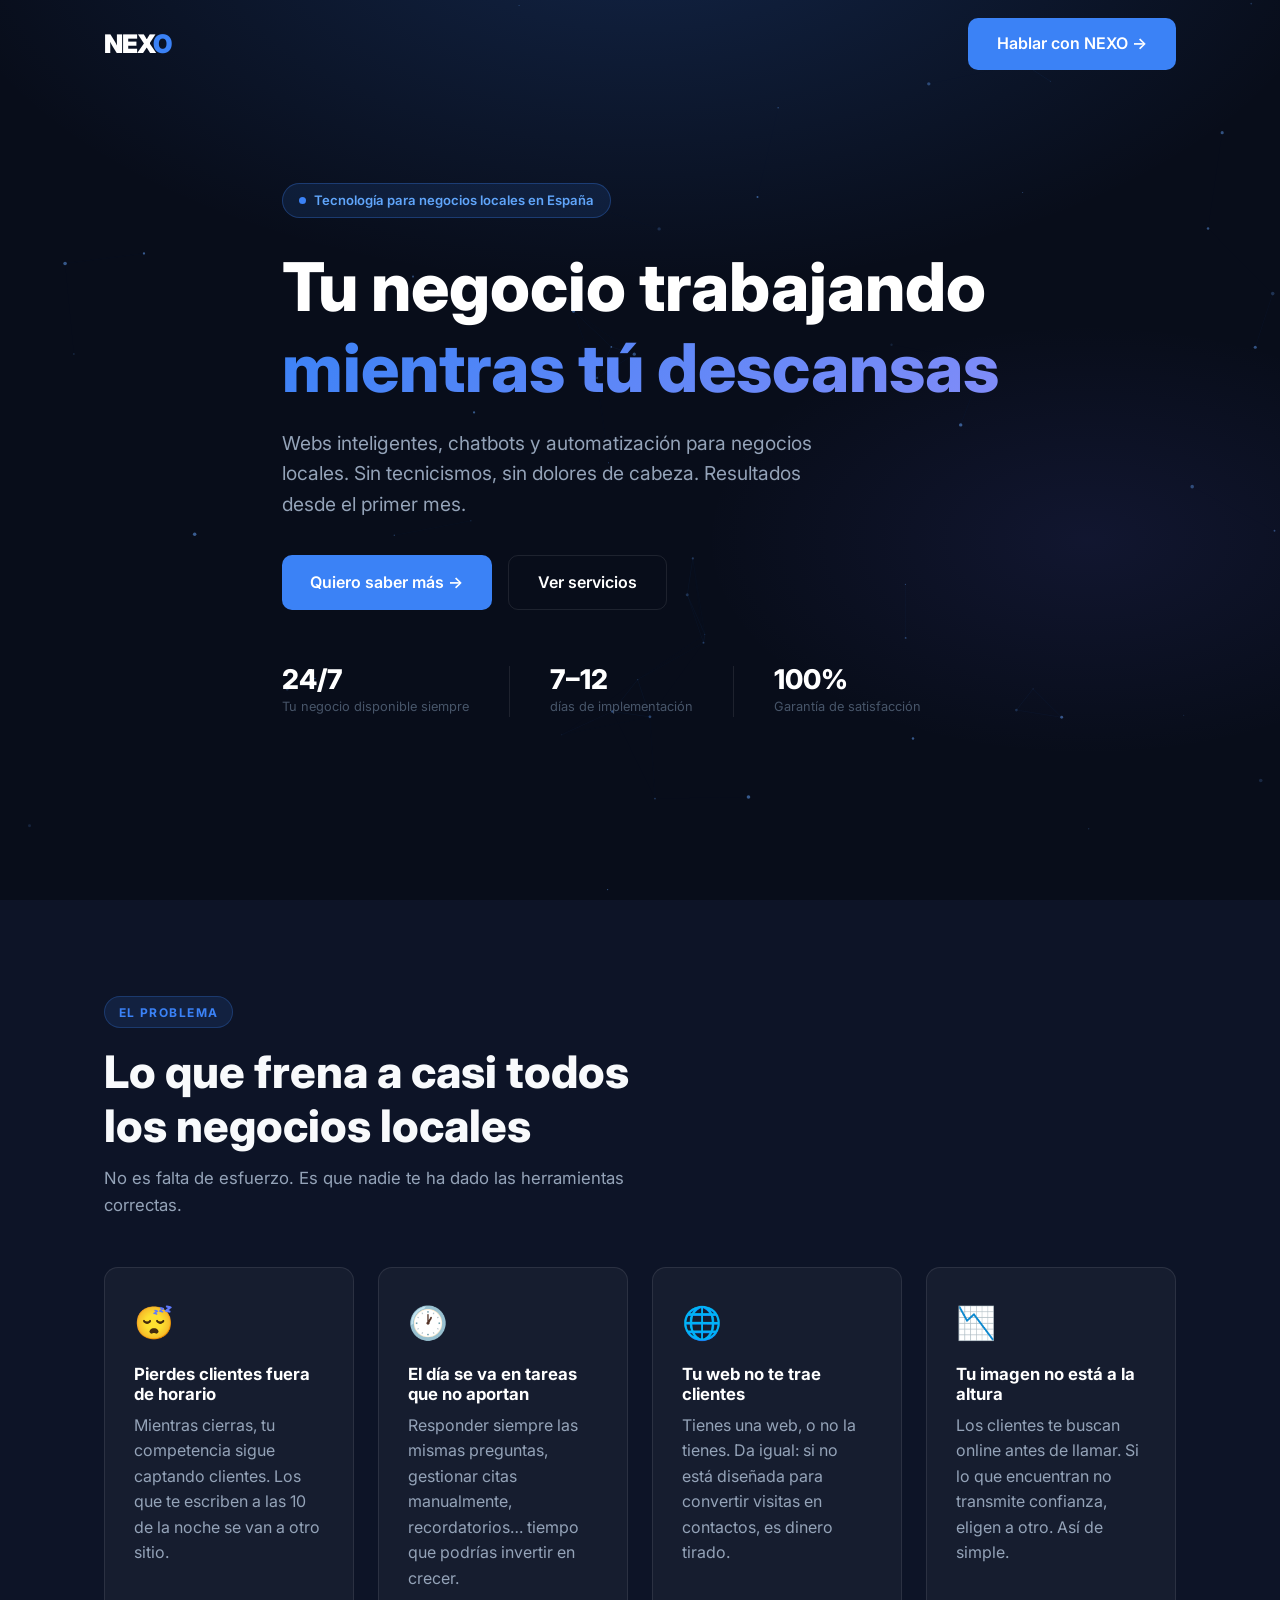
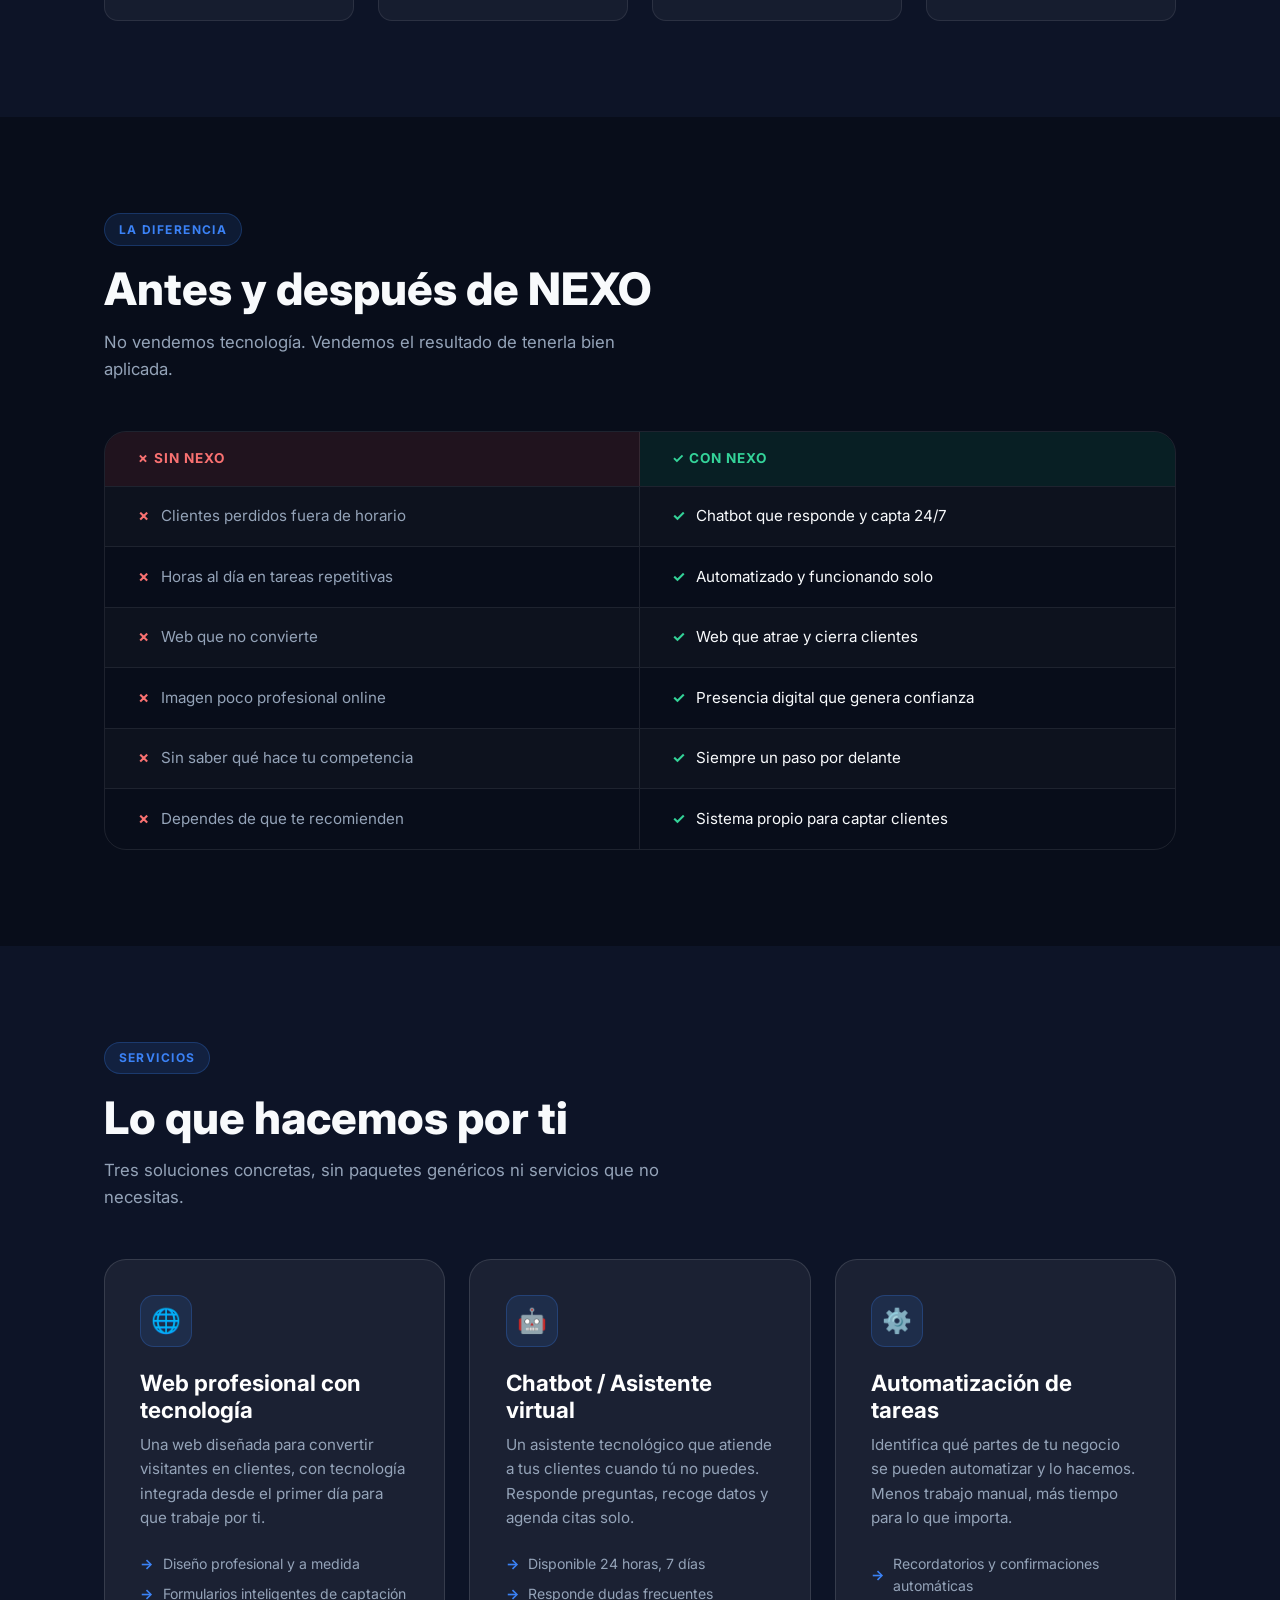
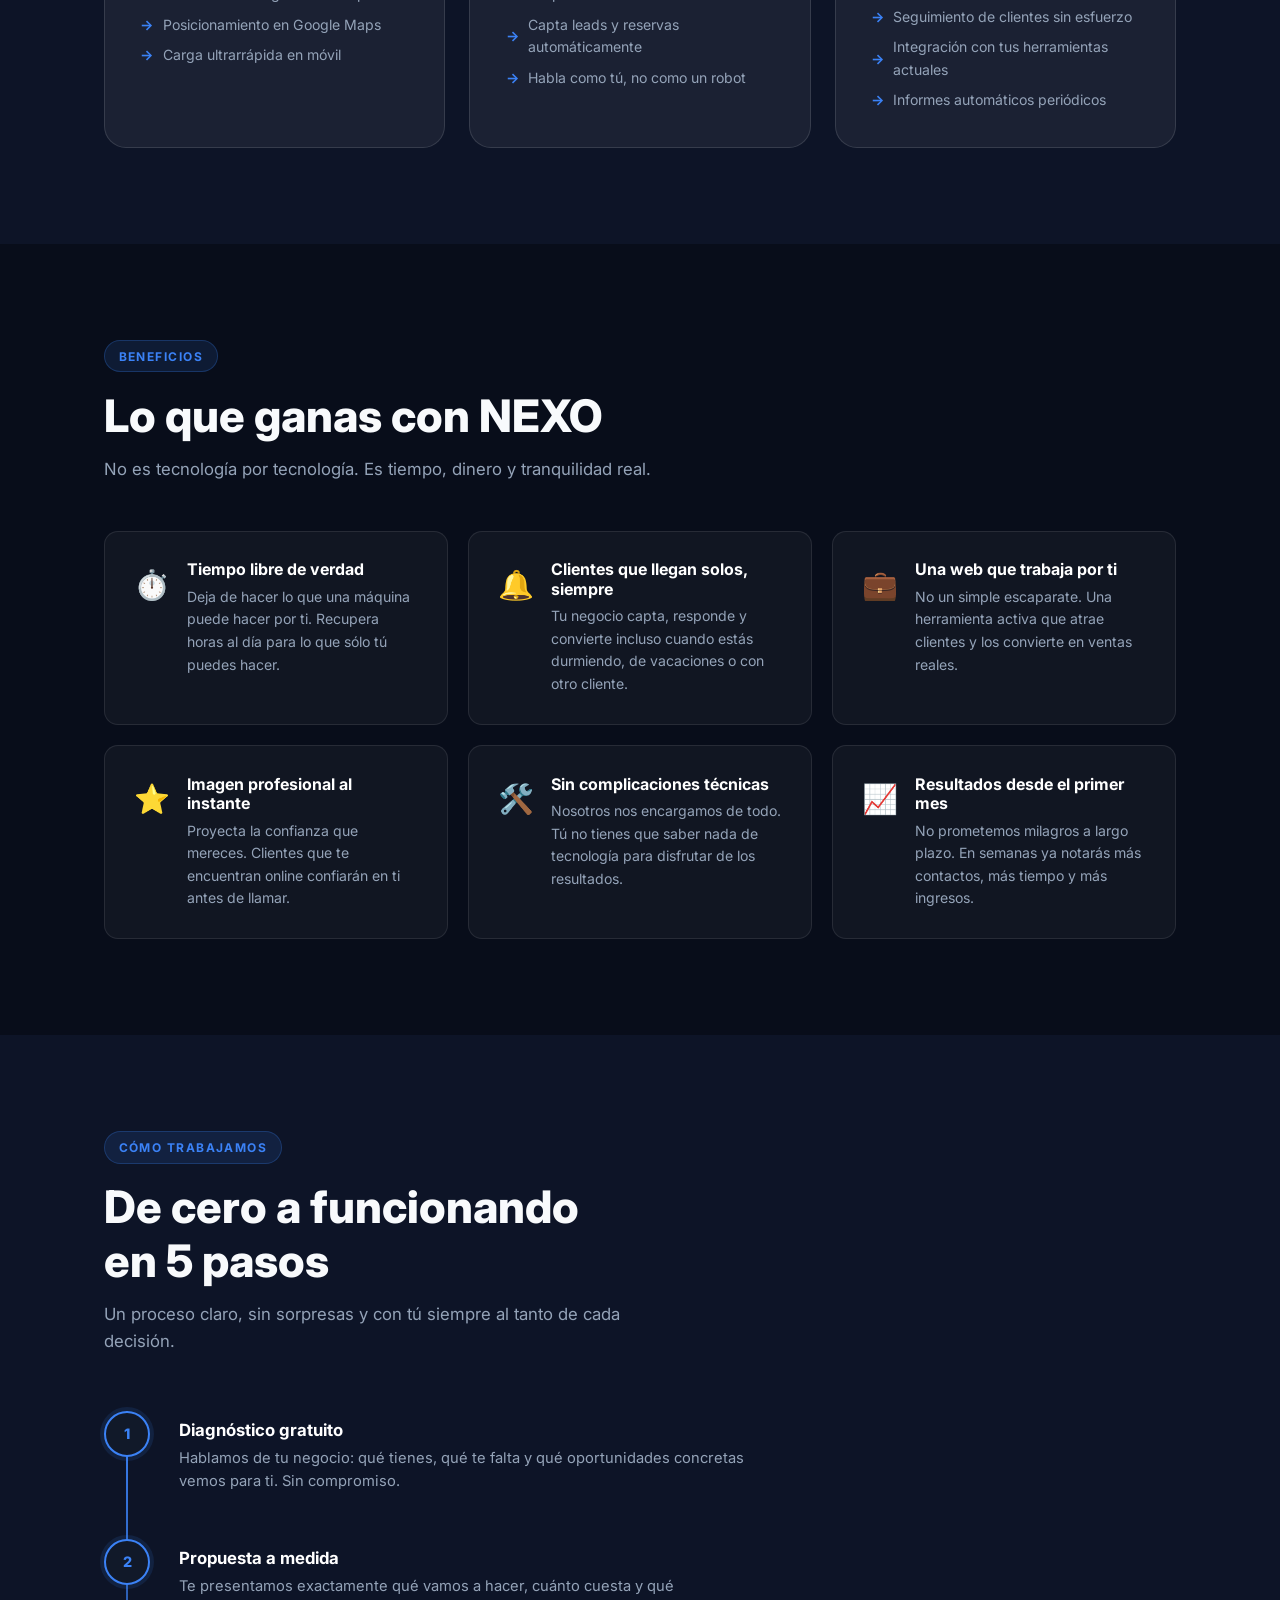
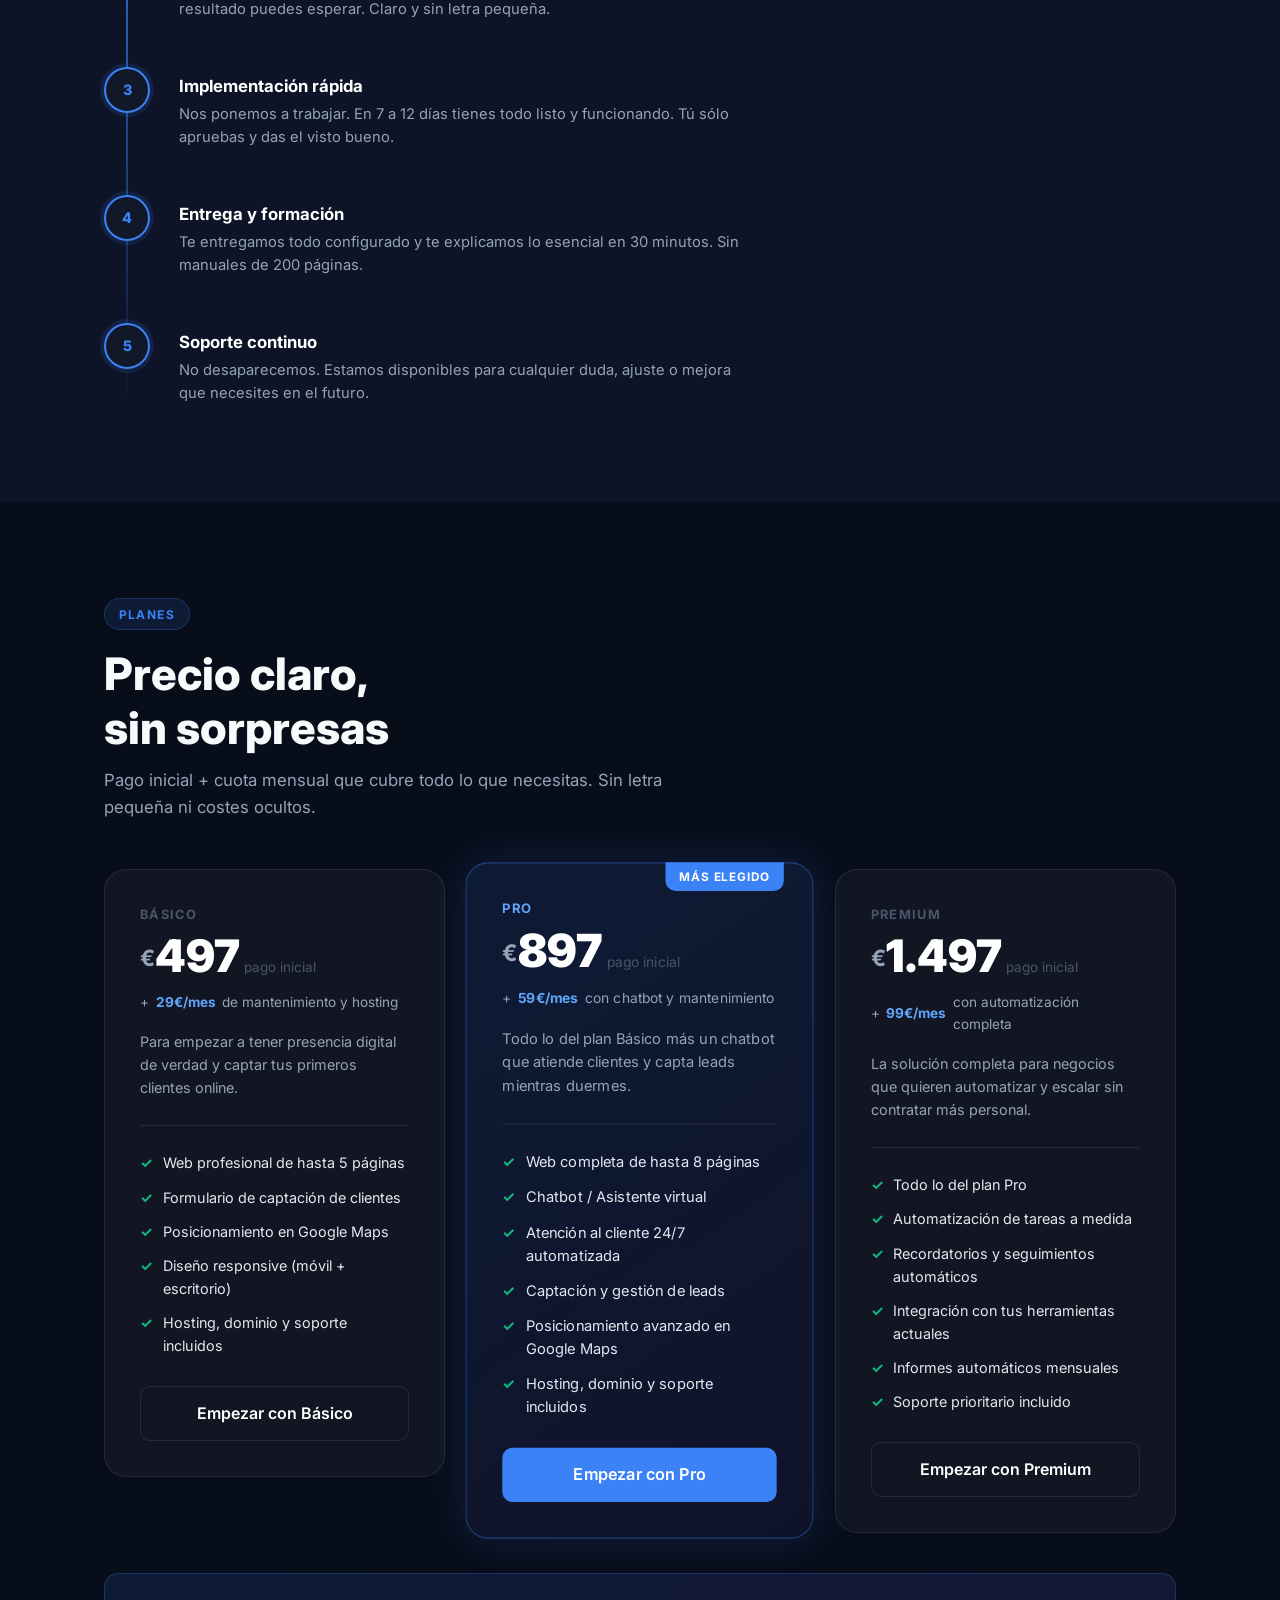
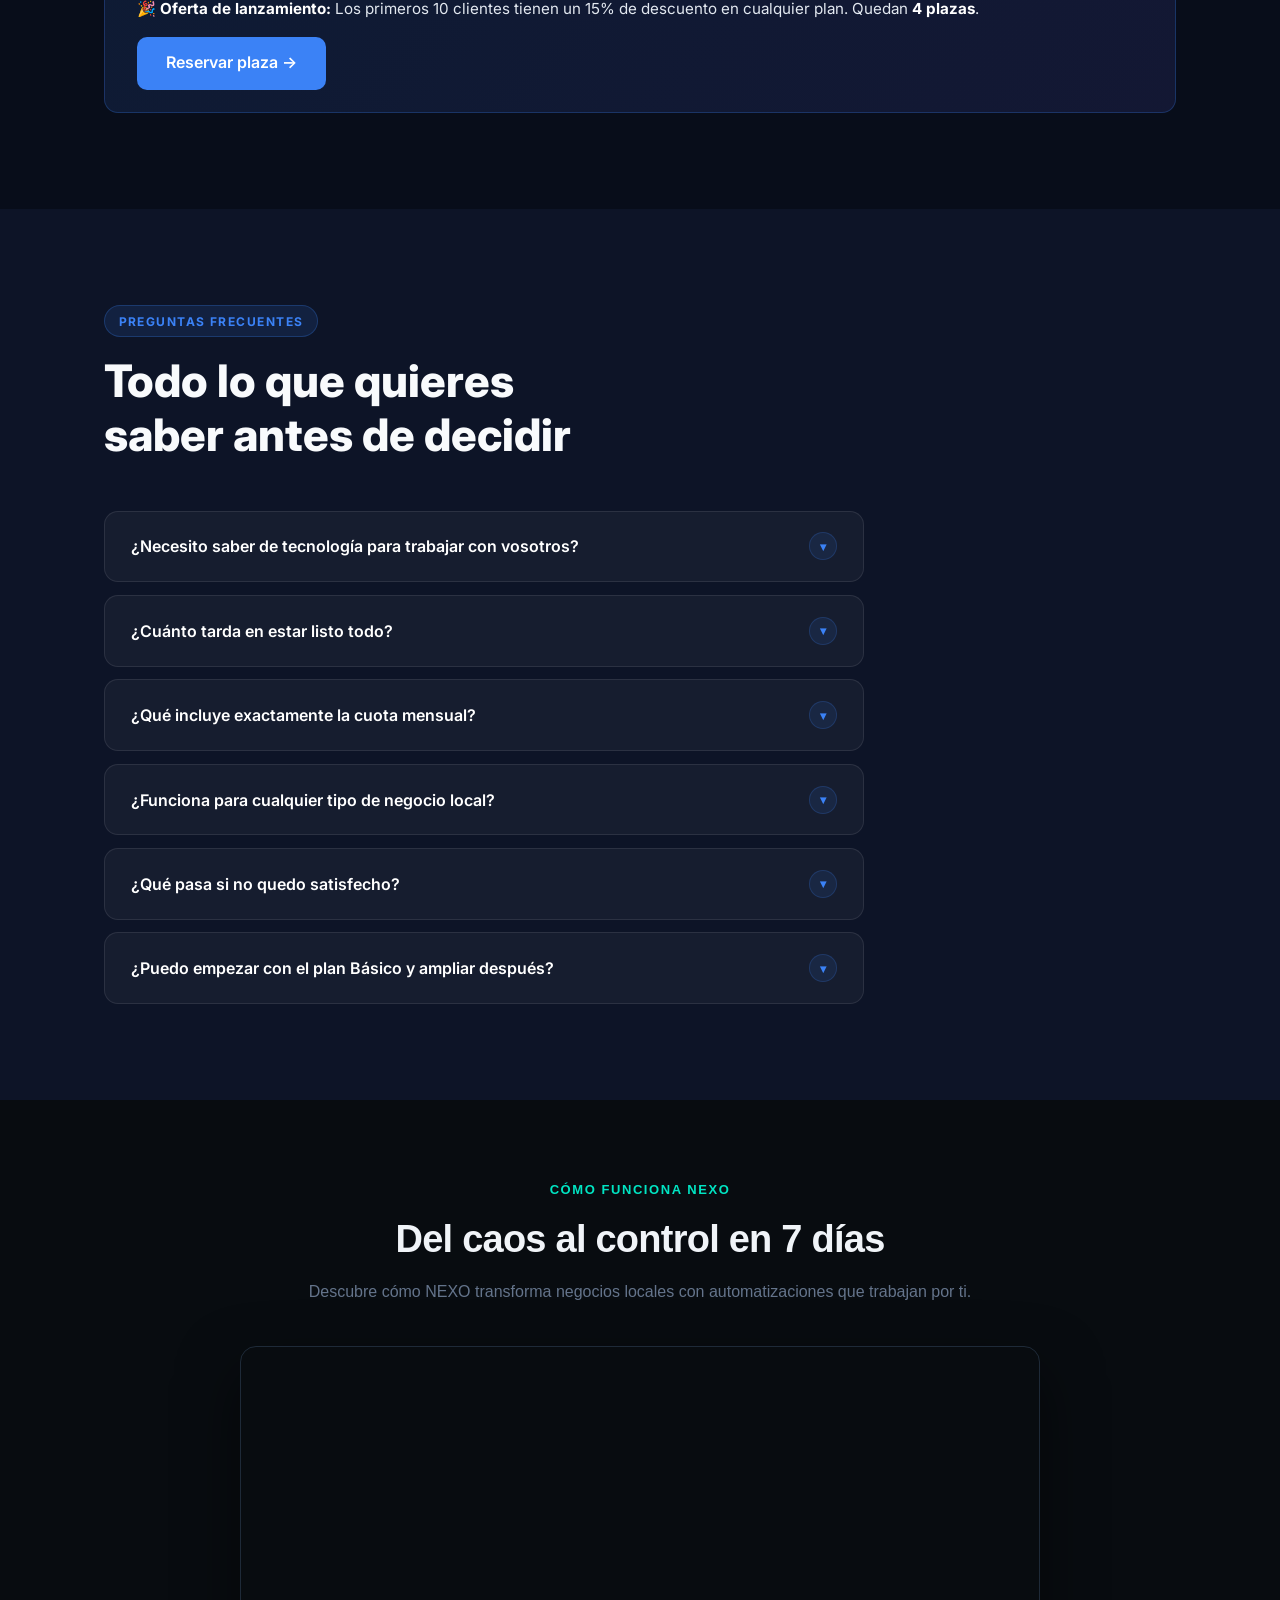
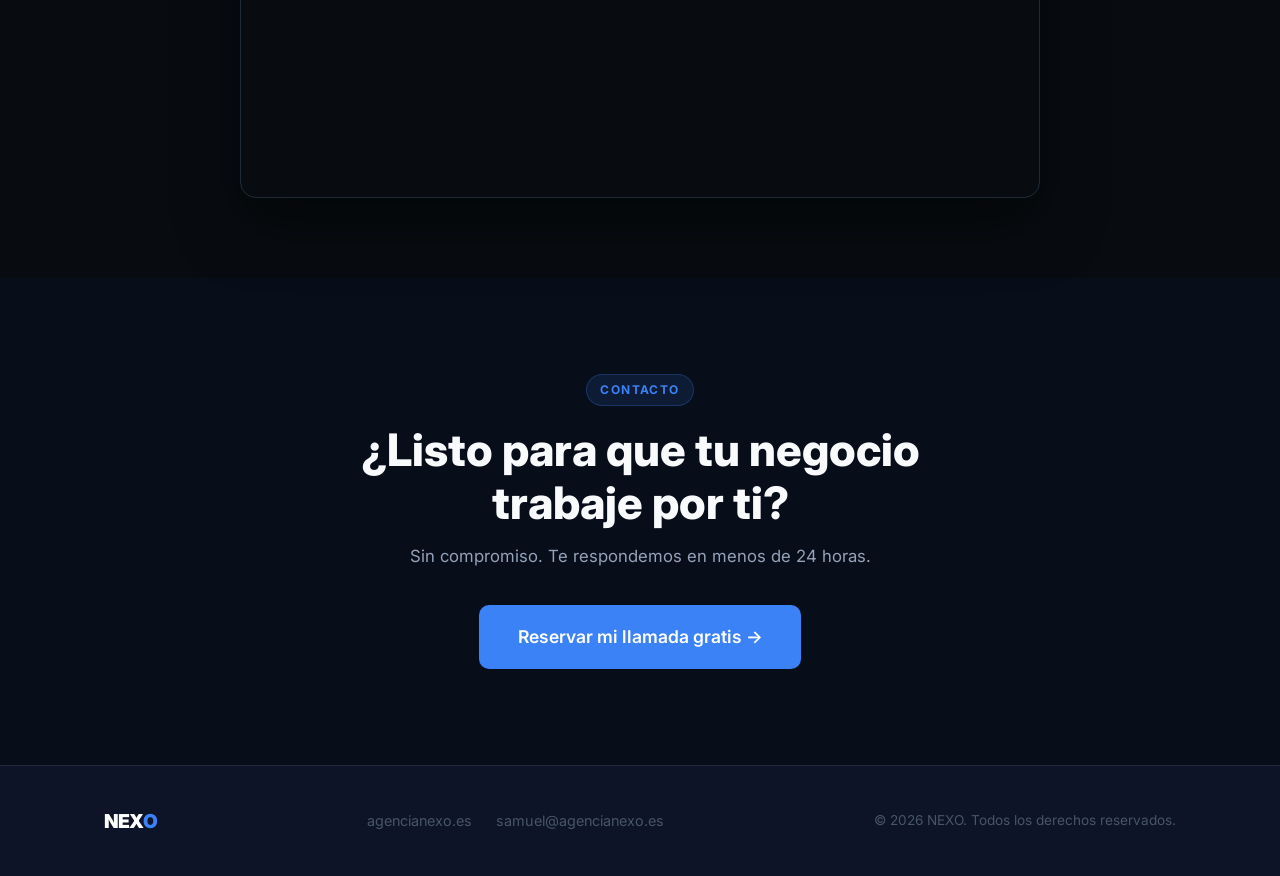
<file: index.html>
<!DOCTYPE html>
<html lang="es">
<head>
<!-- Google Tag Manager -->
<script>(function(w,d,s,l,i){w[l]=w[l]||[];w[l].push({'gtm.start':
new Date().getTime(),event:'gtm.js'});var f=d.getElementsByTagName(s)[0],
j=d.createElement(s),dl=l!='dataLayer'?'&l='+l:'';j.async=true;j.src=
'https://www.googletagmanager.com/gtm.js?id='+i+dl;f.parentNode.insertBefore(j,f);
})(window,document,'script','dataLayer','GTM-5PKFVF3H');</script>
<!-- End Google Tag Manager -->
  <meta charset="UTF-8" />
  <meta name="viewport" content="width=device-width, initial-scale=1.0" />
  <title>NEXO — Tecnología para negocios locales</title>
  <meta name="description" content="NEXO ayuda a negocios locales en España a crecer con webs inteligentes, chatbots y automatización. Resultados desde el primer mes." />
  <link rel="preconnect" href="https://fonts.googleapis.com" />
  <link rel="preconnect" href="https://fonts.gstatic.com" crossorigin />
  <link href="https://fonts.googleapis.com/css2?family=Inter:wght@300;400;500;600;700;800;900&display=swap" rel="stylesheet" />

  <style>
    /* ── RESET & BASE ── */
    *, *::before, *::after { box-sizing: border-box; margin: 0; padding: 0; }

    :root {
      --bg:          #080d1a;
      --bg-2:        #0d1427;
      --bg-3:        #111929;
      --blue:        #3b82f6;
      --blue-light:  #60a5fa;
      --blue-dark:   #1d4ed8;
      --blue-glow:   rgba(59,130,246,.25);
      --green:       #10b981;
      --red:         #ef4444;
      --white:       #ffffff;
      --grey-1:      #f8fafc;
      --grey-2:      #e2e8f0;
      --grey-3:      #94a3b8;
      --grey-4:      #475569;
      --card-bg:     rgba(255,255,255,.04);
      --card-border: rgba(255,255,255,.09);
      --glass:       rgba(255,255,255,.06);
      --glass-border:rgba(255,255,255,.12);
      --radius:      14px;
      --radius-lg:   22px;
      --transition:  .3s cubic-bezier(.4,0,.2,1);
      --shadow-blue: 0 0 40px rgba(59,130,246,.18);
    }

    html { scroll-behavior: smooth; }

    body {
      font-family: 'Inter', sans-serif;
      background: var(--bg);
      color: var(--grey-1);
      line-height: 1.6;
      overflow-x: hidden;
    }

    /* ── TYPOGRAPHY ── */
    h1, h2, h3, h4 { line-height: 1.2; font-weight: 800; }
    h1 { font-size: clamp(2.2rem, 5.5vw, 4.2rem); }
    h2 { font-size: clamp(1.7rem, 3.5vw, 2.8rem); }
    h3 { font-size: clamp(1.1rem, 2vw, 1.4rem); font-weight: 700; }
    p  { color: var(--grey-3); }

    .section-label {
      display: inline-block;
      font-size: .75rem;
      font-weight: 700;
      letter-spacing: .12em;
      text-transform: uppercase;
      color: var(--blue);
      background: rgba(59,130,246,.12);
      border: 1px solid rgba(59,130,246,.25);
      padding: .35rem .85rem;
      border-radius: 999px;
      margin-bottom: 1.1rem;
    }

    .section-title { margin-bottom: .75rem; }
    .section-subtitle {
      font-size: 1.05rem;
      color: var(--grey-3);
      max-width: 560px;
    }

    /* ── LAYOUT ── */
    .container {
      max-width: 1120px;
      margin: 0 auto;
      padding: 0 1.5rem;
    }

    section { padding: 6rem 0; }

    /* ── SCROLL ANIMATIONS ── */
    .fade-up {
      opacity: 0;
      transform: translateY(32px);
      transition: opacity .7s var(--transition), transform .7s var(--transition);
    }
    .fade-up.visible {
      opacity: 1;
      transform: none;
    }

    /* ── BUTTONS ── */
    .btn {
      display: inline-flex;
      align-items: center;
      gap: .5rem;
      padding: .85rem 1.8rem;
      border-radius: 10px;
      font-size: 1rem;
      font-weight: 600;
      cursor: pointer;
      border: none;
      transition: all var(--transition);
      text-decoration: none;
    }

    .btn-primary {
      background: var(--blue);
      color: #fff;
    }
    .btn-primary:hover {
      background: var(--blue-light);
      transform: translateY(-2px);
      box-shadow: 0 8px 30px rgba(59,130,246,.45);
    }
    .btn-primary:active { transform: translateY(0); }

    .btn-outline {
      background: transparent;
      color: var(--white);
      border: 1.5px solid var(--card-border);
    }
    .btn-outline:hover {
      border-color: var(--blue);
      color: var(--blue-light);
      background: rgba(59,130,246,.07);
    }

    /* ── NAV ── */
    #nav {
      position: fixed;
      top: 0; left: 0; right: 0;
      z-index: 100;
      padding: 1.1rem 0;
      transition: background var(--transition), backdrop-filter var(--transition), box-shadow var(--transition);
    }
    #nav.scrolled {
      background: rgba(8,13,26,.82);
      backdrop-filter: blur(18px);
      -webkit-backdrop-filter: blur(18px);
      box-shadow: 0 1px 0 var(--card-border);
    }
    .nav-inner {
      display: flex;
      align-items: center;
      justify-content: space-between;
    }
    .nav-logo {
      font-size: 1.6rem;
      font-weight: 900;
      color: var(--white);
      letter-spacing: -.04em;
      text-decoration: none;
    }
    .nav-logo span { color: var(--blue); }

    /* ── HERO ── */
    #hero {
      min-height: 100vh;
      display: flex;
      align-items: center;
      padding-top: 6rem;
      position: relative;
      overflow: hidden;
    }

    .hero-bg {
      position: absolute;
      inset: 0;
      background: radial-gradient(ellipse 80% 60% at 50% -10%, rgba(59,130,246,.2) 0%, transparent 70%),
                  radial-gradient(ellipse 50% 40% at 85% 60%, rgba(99,102,241,.1) 0%, transparent 60%),
                  var(--bg);
      animation: heroPulse 8s ease-in-out infinite alternate;
    }
    @keyframes heroPulse {
      from { opacity: .8; }
      to   { opacity: 1; }
    }

    #particles { position: absolute; inset: 0; pointer-events: none; }

    .hero-content {
      position: relative;
      z-index: 2;
      max-width: 780px;
    }

    .hero-badge {
      display: inline-flex;
      align-items: center;
      gap: .5rem;
      font-size: .82rem;
      font-weight: 600;
      color: var(--blue-light);
      background: rgba(59,130,246,.12);
      border: 1px solid rgba(59,130,246,.3);
      padding: .4rem 1rem;
      border-radius: 999px;
      margin-bottom: 1.8rem;
    }
    .hero-badge::before {
      content: '';
      width: 7px; height: 7px;
      background: var(--blue);
      border-radius: 50%;
      animation: blink 1.8s ease-in-out infinite;
    }
    @keyframes blink {
      0%, 100% { opacity: 1; }
      50%       { opacity: .3; }
    }

    .hero-title {
      margin-bottom: 1.2rem;
      color: var(--white);
    }
    .hero-title .highlight {
      background: linear-gradient(135deg, var(--blue) 0%, #818cf8 100%);
      -webkit-background-clip: text;
      -webkit-text-fill-color: transparent;
      background-clip: text;
    }

    .hero-sub {
      font-size: clamp(1rem, 2vw, 1.2rem);
      color: var(--grey-3);
      max-width: 560px;
      margin-bottom: 2.2rem;
    }

    .hero-ctas {
      display: flex;
      gap: 1rem;
      flex-wrap: wrap;
      margin-bottom: 3.5rem;
    }

    .hero-stats {
      display: flex;
      gap: 2.5rem;
      flex-wrap: wrap;
    }
    .stat { display: flex; flex-direction: column; }
    .stat-value {
      font-size: 1.7rem;
      font-weight: 800;
      color: var(--white);
      line-height: 1;
    }
    .stat-label {
      font-size: .8rem;
      color: var(--grey-4);
      margin-top: .25rem;
    }
    .stat-sep {
      width: 1px;
      background: var(--card-border);
      align-self: stretch;
    }

    /* ── PROBLEM ── */
    #problema { background: var(--bg-2); }

    .problem-grid {
      display: grid;
      grid-template-columns: repeat(auto-fit, minmax(240px, 1fr));
      gap: 1.5rem;
      margin-top: 3rem;
    }

    .problem-card {
      background: var(--card-bg);
      border: 1px solid var(--card-border);
      border-radius: var(--radius);
      padding: 1.8rem;
      transition: transform var(--transition), border-color var(--transition), box-shadow var(--transition);
    }
    .problem-card:hover {
      transform: translateY(-4px);
      border-color: rgba(239,68,68,.35);
      box-shadow: 0 12px 40px rgba(239,68,68,.1);
    }
    .problem-icon { font-size: 2rem; margin-bottom: 1rem; }
    .problem-card h3 { color: var(--white); margin-bottom: .5rem; font-size: 1.05rem; }

    /* ── TRANSFORMATION ── */
    #transformacion { background: var(--bg); }

    .transform-table {
      margin-top: 3rem;
      border-radius: var(--radius-lg);
      overflow: hidden;
      border: 1px solid var(--card-border);
    }
    .transform-header {
      display: grid;
      grid-template-columns: 1fr 1fr;
    }
    .transform-header > div {
      padding: 1rem 2rem;
      font-size: .85rem;
      font-weight: 700;
      letter-spacing: .07em;
      text-transform: uppercase;
    }
    .th-before {
      background: rgba(239,68,68,.1);
      color: #f87171;
      border-right: 1px solid var(--card-border);
    }
    .th-after {
      background: rgba(16,185,129,.1);
      color: #34d399;
    }
    .transform-row {
      display: grid;
      grid-template-columns: 1fr 1fr;
      border-top: 1px solid var(--card-border);
    }
    .transform-row > div {
      padding: 1.1rem 2rem;
      font-size: .95rem;
      display: flex;
      align-items: center;
      gap: .7rem;
    }
    .transform-row:nth-child(even) > div { background: rgba(255,255,255,.02); }
    .col-before {
      color: var(--grey-3);
      border-right: 1px solid var(--card-border);
    }
    .col-before::before { content: '✗'; color: #f87171; font-weight: 700; }
    .col-after  { color: var(--grey-1); }
    .col-after::before  { content: '✓'; color: #34d399; font-weight: 700; }

    /* ── SERVICES ── */
    #servicios { background: var(--bg-2); }

    .services-grid {
      display: grid;
      grid-template-columns: repeat(auto-fit, minmax(300px, 1fr));
      gap: 1.5rem;
      margin-top: 3rem;
    }

    .service-card {
      background: var(--glass);
      border: 1px solid var(--glass-border);
      border-radius: var(--radius-lg);
      padding: 2.2rem;
      position: relative;
      overflow: hidden;
      transition: transform var(--transition), box-shadow var(--transition), border-color var(--transition);
    }
    .service-card::before {
      content: '';
      position: absolute;
      top: 0; left: 0; right: 0;
      height: 3px;
      background: linear-gradient(90deg, var(--blue), #818cf8);
      opacity: 0;
      transition: opacity var(--transition);
    }
    .service-card:hover {
      transform: translateY(-6px);
      box-shadow: var(--shadow-blue);
      border-color: rgba(59,130,246,.3);
    }
    .service-card:hover::before { opacity: 1; }

    .service-icon {
      width: 52px; height: 52px;
      background: rgba(59,130,246,.12);
      border: 1px solid rgba(59,130,246,.25);
      border-radius: 14px;
      display: flex;
      align-items: center;
      justify-content: center;
      font-size: 1.5rem;
      margin-bottom: 1.4rem;
    }
    .service-card h3 { color: var(--white); margin-bottom: .6rem; }
    .service-card p  { font-size: .95rem; }

    .service-features {
      list-style: none;
      margin-top: 1.4rem;
      display: flex;
      flex-direction: column;
      gap: .5rem;
    }
    .service-features li {
      display: flex;
      align-items: center;
      gap: .6rem;
      font-size: .88rem;
      color: var(--grey-3);
    }
    .service-features li::before {
      content: '→';
      color: var(--blue);
      font-weight: 700;
      flex-shrink: 0;
    }

    /* ── BENEFITS ── */
    #beneficios { background: var(--bg); }

    .benefits-grid {
      display: grid;
      grid-template-columns: repeat(auto-fit, minmax(300px, 1fr));
      gap: 1.25rem;
      margin-top: 3rem;
    }

    .benefit-card {
      background: var(--card-bg);
      border: 1px solid var(--card-border);
      border-radius: var(--radius);
      padding: 1.8rem;
      display: flex;
      gap: 1.1rem;
      transition: transform var(--transition), border-color var(--transition);
    }
    .benefit-card:hover {
      transform: translateY(-3px);
      border-color: rgba(59,130,246,.3);
    }
    .benefit-icon { font-size: 1.8rem; flex-shrink: 0; margin-top: .1rem; }
    .benefit-card h3 { color: var(--white); font-size: 1rem; margin-bottom: .4rem; }
    .benefit-card p  { font-size: .88rem; }

    /* ── PROCESS ── */
    #proceso { background: var(--bg-2); }

    .timeline {
      margin-top: 3.5rem;
      position: relative;
      max-width: 640px;
    }
    .timeline::before {
      content: '';
      position: absolute;
      left: 22px;
      top: 0; bottom: 0;
      width: 2px;
      background: linear-gradient(to bottom, var(--blue), transparent);
    }

    .timeline-item {
      display: flex;
      gap: 1.8rem;
      padding-bottom: 2.8rem;
      position: relative;
    }
    .timeline-item:last-child { padding-bottom: 0; }

    .timeline-dot {
      width: 46px; height: 46px;
      border-radius: 50%;
      background: var(--bg-3);
      border: 2px solid var(--blue);
      display: flex;
      align-items: center;
      justify-content: center;
      font-size: .9rem;
      font-weight: 800;
      color: var(--blue);
      flex-shrink: 0;
      z-index: 1;
      box-shadow: 0 0 0 4px rgba(59,130,246,.12);
      transition: box-shadow var(--transition), background var(--transition), color var(--transition);
    }
    .timeline-item:hover .timeline-dot {
      background: var(--blue);
      color: #fff;
      box-shadow: 0 0 0 8px rgba(59,130,246,.18);
    }

    .timeline-content { padding-top: .6rem; }
    .timeline-content h3 { color: var(--white); margin-bottom: .4rem; font-size: 1.05rem; }
    .timeline-content p  { font-size: .92rem; }

    /* ── PRICING ── */
    #precios { background: var(--bg); }

    .pricing-grid {
      display: grid;
      grid-template-columns: repeat(auto-fit, minmax(280px, 1fr));
      gap: 1.5rem;
      margin-top: 3rem;
      align-items: start;
    }

    .plan-card {
      background: var(--card-bg);
      border: 1px solid var(--card-border);
      border-radius: var(--radius-lg);
      padding: 2.2rem;
      position: relative;
      transition: transform var(--transition), box-shadow var(--transition);
    }
    .plan-card:hover { transform: translateY(-4px); }

    .plan-card.featured {
      background: linear-gradient(145deg, rgba(59,130,246,.12), rgba(99,102,241,.08));
      border-color: rgba(59,130,246,.4);
      box-shadow: var(--shadow-blue);
      transform: scale(1.02);
    }
    .plan-card.featured:hover { transform: scale(1.02) translateY(-4px); }

    .plan-badge {
      position: absolute;
      top: -1px; right: 1.8rem;
      background: var(--blue);
      color: #fff;
      font-size: .72rem;
      font-weight: 700;
      letter-spacing: .06em;
      text-transform: uppercase;
      padding: .3rem .85rem;
      border-radius: 0 0 10px 10px;
    }

    .plan-name {
      font-size: .8rem;
      font-weight: 700;
      letter-spacing: .1em;
      text-transform: uppercase;
      color: var(--grey-4);
      margin-bottom: .5rem;
    }
    .plan-card.featured .plan-name { color: var(--blue-light); }

    .plan-price { margin-bottom: .3rem; }
    .plan-price .amount   { font-size: 2.8rem; font-weight: 900; color: var(--white); line-height: 1; }
    .plan-price .currency { font-size: 1.4rem; font-weight: 700; vertical-align: super; color: var(--grey-3); }
    .plan-price .period   { font-size: .85rem; color: var(--grey-4); }

    .plan-monthly {
      margin-top: .8rem;
      margin-bottom: 1rem;
      font-size: .85rem;
      color: var(--grey-3);
      display: flex;
      align-items: center;
      gap: .4rem;
    }
    .plan-monthly strong { color: var(--blue-light); font-weight: 700; }

    .plan-desc {
      font-size: .9rem;
      color: var(--grey-3);
      margin-bottom: 1.6rem;
      padding-bottom: 1.6rem;
      border-bottom: 1px solid var(--card-border);
    }

    .plan-features {
      list-style: none;
      display: flex;
      flex-direction: column;
      gap: .7rem;
      margin-bottom: 1.8rem;
    }
    .plan-features li {
      display: flex;
      align-items: flex-start;
      gap: .6rem;
      font-size: .9rem;
      color: var(--grey-2);
    }
    .plan-features li .check { color: var(--green); font-weight: 700; flex-shrink: 0; }

    .plan-card .btn { width: 100%; justify-content: center; }

    .pricing-banner {
      margin-top: 2.5rem;
      background: linear-gradient(135deg, rgba(59,130,246,.12), rgba(99,102,241,.12));
      border: 1px solid rgba(59,130,246,.25);
      border-radius: var(--radius);
      padding: 1.4rem 2rem;
      display: flex;
      align-items: center;
      justify-content: space-between;
      gap: 1rem;
      flex-wrap: wrap;
    }
    .pricing-banner p { color: var(--grey-2); font-size: .95rem; }
    .pricing-banner strong { color: var(--white); }

    /* ── FAQ ── */
    #faq { background: var(--bg-2); }

    .faq-list {
      margin-top: 3rem;
      max-width: 760px;
      display: flex;
      flex-direction: column;
      gap: .8rem;
    }

    .faq-item {
      background: var(--card-bg);
      border: 1px solid var(--card-border);
      border-radius: var(--radius);
      overflow: hidden;
      transition: border-color var(--transition);
    }
    .faq-item.open { border-color: rgba(59,130,246,.3); }

    .faq-question {
      width: 100%;
      background: none;
      border: none;
      text-align: left;
      padding: 1.3rem 1.6rem;
      display: flex;
      align-items: center;
      justify-content: space-between;
      gap: 1rem;
      cursor: pointer;
      font-size: 1rem;
      font-weight: 600;
      color: var(--white);
      font-family: 'Inter', sans-serif;
      transition: color var(--transition);
    }
    .faq-question:hover { color: var(--blue-light); }

    .faq-arrow {
      width: 28px; height: 28px;
      border-radius: 50%;
      background: rgba(59,130,246,.1);
      border: 1px solid rgba(59,130,246,.2);
      display: flex;
      align-items: center;
      justify-content: center;
      flex-shrink: 0;
      transition: transform var(--transition), background var(--transition);
      font-size: .75rem;
      color: var(--blue);
    }
    .faq-item.open .faq-arrow {
      transform: rotate(180deg);
      background: rgba(59,130,246,.2);
    }

    .faq-answer {
      max-height: 0;
      overflow: hidden;
      transition: max-height .4s cubic-bezier(.4,0,.2,1);
    }
    .faq-answer-inner {
      padding: 0 1.6rem 1.4rem;
      font-size: .95rem;
      color: var(--grey-3);
      line-height: 1.7;
    }

    /* ── FORM ── */
    #contacto { background: var(--bg); }

    .form-wrapper {
      max-width: 580px;
      background: var(--glass);
      border: 1px solid var(--glass-border);
      border-radius: var(--radius-lg);
      padding: clamp(2rem, 5vw, 3rem);
      margin-top: 3rem;
    }

    .form-group { margin-bottom: 1.2rem; }

    label {
      display: block;
      font-size: .85rem;
      font-weight: 600;
      color: var(--grey-2);
      margin-bottom: .45rem;
    }
    label .req { color: var(--blue); margin-left: 2px; }

    input, select, textarea {
      width: 100%;
      background: rgba(255,255,255,.06);
      border: 1px solid var(--card-border);
      border-radius: 9px;
      padding: .8rem 1rem;
      color: var(--white);
      font-family: 'Inter', sans-serif;
      font-size: .95rem;
      outline: none;
      transition: border-color var(--transition), box-shadow var(--transition);
      -webkit-appearance: none;
    }
    input::placeholder, textarea::placeholder { color: var(--grey-4); }
    select { cursor: pointer; }
    select option { background: #1e293b; }
    textarea { resize: vertical; min-height: 110px; }

    input:focus, select:focus, textarea:focus {
      border-color: var(--blue);
      box-shadow: 0 0 0 3px rgba(59,130,246,.15);
    }

    .form-submit .btn { width: 100%; justify-content: center; font-size: 1.05rem; padding: 1rem; }

    .form-state {
      display: none;
      margin-top: 1rem;
      padding: 1rem 1.2rem;
      border-radius: 9px;
      font-size: .95rem;
      font-weight: 500;
      align-items: center;
      gap: .6rem;
    }
    .form-state.show { display: flex; }
    .state-success {
      background: rgba(16,185,129,.1);
      border: 1px solid rgba(16,185,129,.3);
      color: #34d399;
    }
    .state-error {
      background: rgba(239,68,68,.1);
      border: 1px solid rgba(239,68,68,.3);
      color: #f87171;
    }

    /* ── FOOTER ── */
    footer {
      background: var(--bg-2);
      border-top: 1px solid var(--card-border);
      padding: 2.5rem 0;
    }
    .footer-inner {
      display: flex;
      align-items: center;
      justify-content: space-between;
      flex-wrap: wrap;
      gap: 1rem;
    }
    .footer-logo { font-size: 1.2rem; font-weight: 900; color: var(--white); letter-spacing: -.04em; }
    .footer-logo span { color: var(--blue); }
    .footer-links { display: flex; align-items: center; gap: 1.5rem; flex-wrap: wrap; }
    .footer-links a {
      color: var(--grey-4);
      text-decoration: none;
      font-size: .9rem;
      transition: color var(--transition);
    }
    .footer-links a:hover { color: var(--blue-light); }
    .footer-copy { font-size: .85rem; color: var(--grey-4); }

    /* ── RESPONSIVE ── */
    @media (max-width: 768px) {
      section { padding: 4.5rem 0; }
      .hero-stats { gap: 1.5rem; }
      .stat-sep  { display: none; }
      .transform-row > div { padding: .9rem 1rem; font-size: .85rem; }
      .transform-header > div { padding: .7rem 1rem; }
      .plan-card.featured { transform: none; }
      .plan-card.featured:hover { transform: translateY(-4px); }
      .timeline::before { left: 21px; }
      .footer-inner { flex-direction: column; align-items: flex-start; }
    }

    @media (max-width: 480px) {
      .hero-ctas { flex-direction: column; }
      .hero-ctas .btn { width: 100%; justify-content: center; }
      .transform-table { font-size: .8rem; }
      .pricing-banner { flex-direction: column; text-align: center; }
    }
  </style>

<!-- ========== BREVO FORM - NEXO STYLES ========== -->
<style>
  /* Brevo base */
  @font-face {
    font-display: block;
    font-family: Roboto;
    src: url(https://assets.brevo.com/font/Roboto/Latin/normal/normal/7529907e9eaf8ebb5220c5f9850e3811.woff2) format("woff2")
  }
  :where(.sib-form-message-panel) { display: none; }
  :where(.sib-form-message-panel .sib-notification__icon) { width: 20px; height: 20px; }

  /* NEXO custom overrides */
  #sib-container {
    background-color: #0d1117 !important;
    border-color: #00E5C3 !important;
    border-width: 1px !important;
    border-radius: 12px !important;
    max-width: 580px !important;
  }

  #sib-container input,
  #sib-container select {
    background-color: #080C10 !important;
    border: 1px solid #1e2a38 !important;
    color: #F0F4F8 !important;
    border-radius: 8px !important;
    padding: 12px 16px !important;
    font-family: 'DM Sans', sans-serif !important;
    font-size: 15px !important;
    transition: border-color 0.2s ease !important;
  }

  #sib-container input:focus,
  #sib-container select:focus {
    border-color: #00E5C3 !important;
    outline: none !important;
  }

  #sib-container input::placeholder {
    color: #4a5568 !important;
    font-family: 'DM Sans', sans-serif !important;
  }

  #sib-container label.entry__label {
    color: #F0F4F8 !important;
    font-family: 'Syne', sans-serif !important;
    font-size: 14px !important;
    font-weight: 600 !important;
    letter-spacing: 0.03em !important;
    margin-bottom: 6px !important;
  }

  #sib-container .sib-form-block p {
    color: #F0F4F8 !important;
    font-family: 'Syne', sans-serif !important;
  }

  #sib-container .sib-form-block[style*="font-size:23px"] p {
    font-size: 22px !important;
    font-weight: 700 !important;
    color: #F0F4F8 !important;
    line-height: 1.3 !important;
  }

  #sib-container .sib-text-form-block p {
    color: #94a3b8 !important;
    font-family: 'DM Sans', sans-serif !important;
    font-size: 15px !important;
  }

  #sib-container .sib-form-block__button {
    background-color: #00E5C3 !important;
    color: #080C10 !important;
    font-family: 'Syne', sans-serif !important;
    font-size: 15px !important;
    font-weight: 700 !important;
    letter-spacing: 0.08em !important;
    border-radius: 8px !important;
    padding: 14px 32px !important;
    width: 100% !important;
    text-align: center !important;
    transition: background-color 0.2s ease, transform 0.1s ease !important;
    cursor: pointer !important;
  }

  #sib-container .sib-form-block__button:hover {
    background-color: #0070F3 !important;
    color: #ffffff !important;
    transform: translateY(-1px) !important;
  }

  #success-message {
    background-color: #0d2b20 !important;
    border-color: #00E5C3 !important;
    color: #00E5C3 !important;
    border-radius: 8px !important;
  }

  #error-message {
    background-color: #2b0d0d !important;
    border-color: #ff4949 !important;
    border-radius: 8px !important;
  }

  .sib-form {
    background-color: #080C10 !important;
    padding: 0 !important;
  }

  #sib-container select[name="LANDLINE_NUMBER__COUNTRY_CODE"] {
    max-width: 100px !important;
  }

  #sib-container a { color: #00E5C3 !important; }

  /* ========== MODAL ========== */
  .modal-overlay {
    position: fixed;
    inset: 0;
    background: rgba(3, 7, 18, .82);
    backdrop-filter: blur(8px);
    -webkit-backdrop-filter: blur(8px);
    z-index: 1000;
    display: none;
    align-items: flex-start;
    justify-content: center;
    padding: 4vh 1rem;
    overflow-y: auto;
    opacity: 0;
    transition: opacity .25s ease;
  }
  .modal-overlay.open  { display: flex; opacity: 1; }
  .modal-overlay.open .modal-inner { transform: translateY(0); opacity: 1; }

  .modal-inner {
    position: relative;
    width: 100%;
    max-width: 600px;
    margin: auto;
    transform: translateY(20px);
    opacity: 0;
    transition: transform .35s cubic-bezier(.4,0,.2,1), opacity .35s ease;
  }

  .modal-close {
    position: absolute;
    top: -14px;
    right: -14px;
    width: 40px;
    height: 40px;
    border-radius: 50%;
    background: #0d1117;
    border: 1px solid #00E5C3;
    color: #00E5C3;
    font-size: 1.4rem;
    line-height: 1;
    cursor: pointer;
    display: flex;
    align-items: center;
    justify-content: center;
    z-index: 10;
    transition: background .2s ease, color .2s ease, transform .2s ease;
  }
  .modal-close:hover {
    background: #00E5C3;
    color: #0d1117;
    transform: rotate(90deg);
  }

  body.modal-open { overflow: hidden; }

  @media (max-width: 480px) {
    .modal-close { top: -10px; right: 6px; width: 36px; height: 36px; }
  }
</style>
<link rel="stylesheet" href="https://sibforms.com/forms/end-form/build/sib-styles.css">
<!-- ========== FIN CSS BREVO ========== -->

</head>

<body>
<!-- Google Tag Manager (noscript) -->
<noscript><iframe src="https://www.googletagmanager.com/ns.html?id=GTM-5PKFVF3H"
height="0" width="0" style="display:none;visibility:hidden"></iframe></noscript>
<!-- End Google Tag Manager (noscript) -->

<!-- ════════════════ NAV ════════════════ -->
<nav id="nav">
  <div class="container nav-inner">
    <a href="#" class="nav-logo">NEX<span>O</span></a>
    <a href="#contacto" class="btn btn-primary">Hablar con NEXO →</a>
  </div>
</nav>


<!-- ════════════════ HERO ════════════════ -->
<section id="hero">
  <div class="hero-bg"></div>
  <canvas id="particles"></canvas>

  <div class="container">
    <div class="hero-content">
      <div class="hero-badge">Tecnología para negocios locales en España</div>

      <h1 class="hero-title">
        Tu negocio trabajando<br />
        <span class="highlight">mientras tú descansas</span>
      </h1>

      <p class="hero-sub">
        Webs inteligentes, chatbots y automatización para negocios locales.
        Sin tecnicismos, sin dolores de cabeza. Resultados desde el primer mes.
      </p>

      <div class="hero-ctas">
        <a href="#contacto" class="btn btn-primary">Quiero saber más →</a>
        <a href="#servicios" class="btn btn-outline">Ver servicios</a>
      </div>

      <div class="hero-stats">
        <div class="stat">
          <span class="stat-value">24/7</span>
          <span class="stat-label">Tu negocio disponible siempre</span>
        </div>
        <div class="stat-sep"></div>
        <div class="stat">
          <span class="stat-value">7–12</span>
          <span class="stat-label">días de implementación</span>
        </div>
        <div class="stat-sep"></div>
        <div class="stat">
          <span class="stat-value">100%</span>
          <span class="stat-label">Garantía de satisfacción</span>
        </div>
      </div>
    </div>
  </div>
</section>


<!-- ════════════════ PROBLEMA ════════════════ -->
<section id="problema">
  <div class="container">
    <div class="fade-up">
      <span class="section-label">El problema</span>
      <h2 class="section-title">Lo que frena a casi todos<br />los negocios locales</h2>
      <p class="section-subtitle">No es falta de esfuerzo. Es que nadie te ha dado las herramientas correctas.</p>
    </div>

    <div class="problem-grid">
      <div class="problem-card fade-up">
        <div class="problem-icon">😴</div>
        <h3>Pierdes clientes fuera de horario</h3>
        <p>Mientras cierras, tu competencia sigue captando clientes. Los que te escriben a las 10 de la noche se van a otro sitio.</p>
      </div>
      <div class="problem-card fade-up">
        <div class="problem-icon">🕐</div>
        <h3>El día se va en tareas que no aportan</h3>
        <p>Responder siempre las mismas preguntas, gestionar citas manualmente, recordatorios… tiempo que podrías invertir en crecer.</p>
      </div>
      <div class="problem-card fade-up">
        <div class="problem-icon">🌐</div>
        <h3>Tu web no te trae clientes</h3>
        <p>Tienes una web, o no la tienes. Da igual: si no está diseñada para convertir visitas en contactos, es dinero tirado.</p>
      </div>
      <div class="problem-card fade-up">
        <div class="problem-icon">📉</div>
        <h3>Tu imagen no está a la altura</h3>
        <p>Los clientes te buscan online antes de llamar. Si lo que encuentran no transmite confianza, eligen a otro. Así de simple.</p>
      </div>
    </div>
  </div>
</section>


<!-- ════════════════ TRANSFORMACIÓN ════════════════ -->
<section id="transformacion">
  <div class="container">
    <div class="fade-up">
      <span class="section-label">La diferencia</span>
      <h2 class="section-title">Antes y después de NEXO</h2>
      <p class="section-subtitle">No vendemos tecnología. Vendemos el resultado de tenerla bien aplicada.</p>
    </div>

    <div class="transform-table fade-up">
      <div class="transform-header">
        <div class="th-before">✗ Sin NEXO</div>
        <div class="th-after">✓ Con NEXO</div>
      </div>
      <div class="transform-row">
        <div class="col-before">Clientes perdidos fuera de horario</div>
        <div class="col-after">Chatbot que responde y capta 24/7</div>
      </div>
      <div class="transform-row">
        <div class="col-before">Horas al día en tareas repetitivas</div>
        <div class="col-after">Automatizado y funcionando solo</div>
      </div>
      <div class="transform-row">
        <div class="col-before">Web que no convierte</div>
        <div class="col-after">Web que atrae y cierra clientes</div>
      </div>
      <div class="transform-row">
        <div class="col-before">Imagen poco profesional online</div>
        <div class="col-after">Presencia digital que genera confianza</div>
      </div>
      <div class="transform-row">
        <div class="col-before">Sin saber qué hace tu competencia</div>
        <div class="col-after">Siempre un paso por delante</div>
      </div>
      <div class="transform-row">
        <div class="col-before">Dependes de que te recomienden</div>
        <div class="col-after">Sistema propio para captar clientes</div>
      </div>
    </div>
  </div>
</section>


<!-- ════════════════ SERVICIOS ════════════════ -->
<section id="servicios">
  <div class="container">
    <div class="fade-up">
      <span class="section-label">Servicios</span>
      <h2 class="section-title">Lo que hacemos por ti</h2>
      <p class="section-subtitle">Tres soluciones concretas, sin paquetes genéricos ni servicios que no necesitas.</p>
    </div>

    <div class="services-grid">
      <div class="service-card fade-up">
        <div class="service-icon">🌐</div>
        <h3>Web profesional con tecnología</h3>
        <p>Una web diseñada para convertir visitantes en clientes, con tecnología integrada desde el primer día para que trabaje por ti.</p>
        <ul class="service-features">
          <li>Diseño profesional y a medida</li>
          <li>Formularios inteligentes de captación</li>
          <li>Posicionamiento en Google Maps</li>
          <li>Carga ultrarrápida en móvil</li>
        </ul>
      </div>

      <div class="service-card fade-up">
        <div class="service-icon">🤖</div>
        <h3>Chatbot / Asistente virtual</h3>
        <p>Un asistente tecnológico que atiende a tus clientes cuando tú no puedes. Responde preguntas, recoge datos y agenda citas solo.</p>
        <ul class="service-features">
          <li>Disponible 24 horas, 7 días</li>
          <li>Responde dudas frecuentes</li>
          <li>Capta leads y reservas automáticamente</li>
          <li>Habla como tú, no como un robot</li>
        </ul>
      </div>

      <div class="service-card fade-up">
        <div class="service-icon">⚙️</div>
        <h3>Automatización de tareas</h3>
        <p>Identifica qué partes de tu negocio se pueden automatizar y lo hacemos. Menos trabajo manual, más tiempo para lo que importa.</p>
        <ul class="service-features">
          <li>Recordatorios y confirmaciones automáticas</li>
          <li>Seguimiento de clientes sin esfuerzo</li>
          <li>Integración con tus herramientas actuales</li>
          <li>Informes automáticos periódicos</li>
        </ul>
      </div>
    </div>
  </div>
</section>


<!-- ════════════════ BENEFICIOS ════════════════ -->
<section id="beneficios">
  <div class="container">
    <div class="fade-up">
      <span class="section-label">Beneficios</span>
      <h2 class="section-title">Lo que ganas con NEXO</h2>
      <p class="section-subtitle">No es tecnología por tecnología. Es tiempo, dinero y tranquilidad real.</p>
    </div>

    <div class="benefits-grid">
      <div class="benefit-card fade-up">
        <div class="benefit-icon">⏱️</div>
        <div>
          <h3>Tiempo libre de verdad</h3>
          <p>Deja de hacer lo que una máquina puede hacer por ti. Recupera horas al día para lo que sólo tú puedes hacer.</p>
        </div>
      </div>
      <div class="benefit-card fade-up">
        <div class="benefit-icon">🔔</div>
        <div>
          <h3>Clientes que llegan solos, siempre</h3>
          <p>Tu negocio capta, responde y convierte incluso cuando estás durmiendo, de vacaciones o con otro cliente.</p>
        </div>
      </div>
      <div class="benefit-card fade-up">
        <div class="benefit-icon">💼</div>
        <div>
          <h3>Una web que trabaja por ti</h3>
          <p>No un simple escaparate. Una herramienta activa que atrae clientes y los convierte en ventas reales.</p>
        </div>
      </div>
      <div class="benefit-card fade-up">
        <div class="benefit-icon">⭐</div>
        <div>
          <h3>Imagen profesional al instante</h3>
          <p>Proyecta la confianza que mereces. Clientes que te encuentran online confiarán en ti antes de llamar.</p>
        </div>
      </div>
      <div class="benefit-card fade-up">
        <div class="benefit-icon">🛠️</div>
        <div>
          <h3>Sin complicaciones técnicas</h3>
          <p>Nosotros nos encargamos de todo. Tú no tienes que saber nada de tecnología para disfrutar de los resultados.</p>
        </div>
      </div>
      <div class="benefit-card fade-up">
        <div class="benefit-icon">📈</div>
        <div>
          <h3>Resultados desde el primer mes</h3>
          <p>No prometemos milagros a largo plazo. En semanas ya notarás más contactos, más tiempo y más ingresos.</p>
        </div>
      </div>
    </div>
  </div>
</section>


<!-- ════════════════ PROCESO ════════════════ -->
<section id="proceso">
  <div class="container">
    <div class="fade-up">
      <span class="section-label">Cómo trabajamos</span>
      <h2 class="section-title">De cero a funcionando<br />en 5 pasos</h2>
      <p class="section-subtitle">Un proceso claro, sin sorpresas y con tú siempre al tanto de cada decisión.</p>
    </div>

    <div class="timeline">
      <div class="timeline-item fade-up">
        <div class="timeline-dot">1</div>
        <div class="timeline-content">
          <h3>Diagnóstico gratuito</h3>
          <p>Hablamos de tu negocio: qué tienes, qué te falta y qué oportunidades concretas vemos para ti. Sin compromiso.</p>
        </div>
      </div>
      <div class="timeline-item fade-up">
        <div class="timeline-dot">2</div>
        <div class="timeline-content">
          <h3>Propuesta a medida</h3>
          <p>Te presentamos exactamente qué vamos a hacer, cuánto cuesta y qué resultado puedes esperar. Claro y sin letra pequeña.</p>
        </div>
      </div>
      <div class="timeline-item fade-up">
        <div class="timeline-dot">3</div>
        <div class="timeline-content">
          <h3>Implementación rápida</h3>
          <p>Nos ponemos a trabajar. En 7 a 12 días tienes todo listo y funcionando. Tú sólo apruebas y das el visto bueno.</p>
        </div>
      </div>
      <div class="timeline-item fade-up">
        <div class="timeline-dot">4</div>
        <div class="timeline-content">
          <h3>Entrega y formación</h3>
          <p>Te entregamos todo configurado y te explicamos lo esencial en 30 minutos. Sin manuales de 200 páginas.</p>
        </div>
      </div>
      <div class="timeline-item fade-up">
        <div class="timeline-dot">5</div>
        <div class="timeline-content">
          <h3>Soporte continuo</h3>
          <p>No desaparecemos. Estamos disponibles para cualquier duda, ajuste o mejora que necesites en el futuro.</p>
        </div>
      </div>
    </div>
  </div>
</section>


<!-- ════════════════ PRECIOS ════════════════ -->
<section id="precios">
  <div class="container">
    <div class="fade-up">
      <span class="section-label">Planes</span>
      <h2 class="section-title">Precio claro,<br />sin sorpresas</h2>
      <p class="section-subtitle">Pago inicial + cuota mensual que cubre todo lo que necesitas. Sin letra pequeña ni costes ocultos.</p>
    </div>

    <div class="pricing-grid">

      <div class="plan-card fade-up">
        <div class="plan-name">Básico</div>
        <div class="plan-price">
          <span class="currency">€</span><span class="amount">497</span>
          <span class="period"> pago inicial</span>
        </div>
        <div class="plan-monthly">+ <strong>29€/mes</strong> de mantenimiento y hosting</div>
        <p class="plan-desc">Para empezar a tener presencia digital de verdad y captar tus primeros clientes online.</p>
        <ul class="plan-features">
          <li><span class="check">✓</span> Web profesional de hasta 5 páginas</li>
          <li><span class="check">✓</span> Formulario de captación de clientes</li>
          <li><span class="check">✓</span> Posicionamiento en Google Maps</li>
          <li><span class="check">✓</span> Diseño responsive (móvil + escritorio)</li>
          <li><span class="check">✓</span> Hosting, dominio y soporte incluidos</li>
        </ul>
        <a href="#contacto" class="btn btn-outline">Empezar con Básico</a>
      </div>

      <div class="plan-card featured fade-up">
        <div class="plan-badge">Más elegido</div>
        <div class="plan-name">Pro</div>
        <div class="plan-price">
          <span class="currency">€</span><span class="amount">897</span>
          <span class="period"> pago inicial</span>
        </div>
        <div class="plan-monthly">+ <strong>59€/mes</strong> con chatbot y mantenimiento</div>
        <p class="plan-desc">Todo lo del plan Básico más un chatbot que atiende clientes y capta leads mientras duermes.</p>
        <ul class="plan-features">
          <li><span class="check">✓</span> Web completa de hasta 8 páginas</li>
          <li><span class="check">✓</span> Chatbot / Asistente virtual</li>
          <li><span class="check">✓</span> Atención al cliente 24/7 automatizada</li>
          <li><span class="check">✓</span> Captación y gestión de leads</li>
          <li><span class="check">✓</span> Posicionamiento avanzado en Google Maps</li>
          <li><span class="check">✓</span> Hosting, dominio y soporte incluidos</li>
        </ul>
        <a href="#contacto" class="btn btn-primary">Empezar con Pro</a>
      </div>

      <div class="plan-card fade-up">
        <div class="plan-name">Premium</div>
        <div class="plan-price">
          <span class="currency">€</span><span class="amount">1.497</span>
          <span class="period"> pago inicial</span>
        </div>
        <div class="plan-monthly">+ <strong>99€/mes</strong> con automatización completa</div>
        <p class="plan-desc">La solución completa para negocios que quieren automatizar y escalar sin contratar más personal.</p>
        <ul class="plan-features">
          <li><span class="check">✓</span> Todo lo del plan Pro</li>
          <li><span class="check">✓</span> Automatización de tareas a medida</li>
          <li><span class="check">✓</span> Recordatorios y seguimientos automáticos</li>
          <li><span class="check">✓</span> Integración con tus herramientas actuales</li>
          <li><span class="check">✓</span> Informes automáticos mensuales</li>
          <li><span class="check">✓</span> Soporte prioritario incluido</li>
        </ul>
        <a href="#contacto" class="btn btn-outline">Empezar con Premium</a>
      </div>

    </div>

    <div class="pricing-banner fade-up">
      <p>🎉 <strong>Oferta de lanzamiento:</strong> Los primeros 10 clientes tienen un 15% de descuento en cualquier plan. Quedan <strong>4 plazas</strong>.</p>
      <a href="#contacto" class="btn btn-primary" style="white-space:nowrap;">Reservar plaza →</a>
    </div>
  </div>
</section>


<!-- ════════════════ FAQ ════════════════ -->
<section id="faq">
  <div class="container">
    <div class="fade-up">
      <span class="section-label">Preguntas frecuentes</span>
      <h2 class="section-title">Todo lo que quieres<br />saber antes de decidir</h2>
    </div>

    <div class="faq-list">

      <div class="faq-item fade-up">
        <button class="faq-question" aria-expanded="false">
          ¿Necesito saber de tecnología para trabajar con vosotros?
          <span class="faq-arrow">▾</span>
        </button>
        <div class="faq-answer">
          <div class="faq-answer-inner">
            En absoluto. Nosotros nos encargamos de todo lo técnico. Tú sólo tienes que contarnos cómo funciona tu negocio y darnos el visto bueno. En la entrega te explicamos lo básico en 30 minutos y ya está.
          </div>
        </div>
      </div>

      <div class="faq-item fade-up">
        <button class="faq-question" aria-expanded="false">
          ¿Cuánto tarda en estar listo todo?
          <span class="faq-arrow">▾</span>
        </button>
        <div class="faq-answer">
          <div class="faq-answer-inner">
            Entre 7 y 12 días desde que apruebas la propuesta. Trabajamos rápido porque sabemos que tu tiempo es dinero. Si hay algo muy específico que requiera más tiempo, te lo decimos desde el principio.
          </div>
        </div>
      </div>

      <div class="faq-item fade-up">
        <button class="faq-question" aria-expanded="false">
          ¿Qué incluye exactamente la cuota mensual?
          <span class="faq-arrow">▾</span>
        </button>
        <div class="faq-answer">
          <div class="faq-answer-inner">
            La mensualidad cubre todo lo que necesitas para que tu negocio siga funcionando sin preocupaciones: hosting, dominio, mantenimiento técnico, copias de seguridad, actualizaciones y soporte. En los planes Pro y Premium también incluye el funcionamiento del chatbot y las automatizaciones. Sin sorpresas ni costes ocultos.
          </div>
        </div>
      </div>

      <div class="faq-item fade-up">
        <button class="faq-question" aria-expanded="false">
          ¿Funciona para cualquier tipo de negocio local?
          <span class="faq-arrow">▾</span>
        </button>
        <div class="faq-answer">
          <div class="faq-answer-inner">
            Sí. Hemos trabajado con bares y restaurantes, talleres mecánicos, clínicas, comercios locales, inmobiliarias y más. Si tienes un negocio local en España y quieres crecer online, podemos ayudarte.
          </div>
        </div>
      </div>

      <div class="faq-item fade-up">
        <button class="faq-question" aria-expanded="false">
          ¿Qué pasa si no quedo satisfecho?
          <span class="faq-arrow">▾</span>
        </button>
        <div class="faq-answer">
          <div class="faq-answer-inner">
            Ofrecemos garantía de satisfacción del 100%. Si en los primeros 30 días no estás contento con el resultado, revisamos hasta que lo esté o te devolvemos el dinero. Así de sencillo.
          </div>
        </div>
      </div>

      <div class="faq-item fade-up">
        <button class="faq-question" aria-expanded="false">
          ¿Puedo empezar con el plan Básico y ampliar después?
          <span class="faq-arrow">▾</span>
        </button>
        <div class="faq-answer">
          <div class="faq-answer-inner">
            Sí, perfectamente. Muchos clientes empiezan con la web y luego añaden el chatbot o la automatización cuando ven los resultados. Sólo pagas la diferencia entre planes, sin costes extra.
          </div>
        </div>
      </div>

    </div>
  </div>
</section>


<!-- SECCIÓN VÍDEO -->
<section id="video" style="padding: 80px 24px; background-color: #080C10;">
  <div style="max-width: 800px; margin: 0 auto; text-align: center;">

    <p style="font-family: 'Syne', sans-serif; font-size: 13px; font-weight: 600; letter-spacing: 0.12em; color: #00E5C3; text-transform: uppercase; margin-bottom: 16px;">
      Cómo funciona NEXO
    </p>

    <h2 style="font-family: 'Syne', sans-serif; font-size: clamp(26px, 4vw, 38px); font-weight: 800; color: #F0F4F8; letter-spacing: -0.02em; line-height: 1.2; margin-bottom: 16px;">
      Del caos al control en 7 días
    </h2>

    <p style="font-family: 'DM Sans', sans-serif; font-size: 16px; color: #64748b; line-height: 1.7; margin-bottom: 40px;">
      Descubre cómo NEXO transforma negocios locales con automatizaciones que trabajan por ti.
    </p>

    <!-- Vídeo YouTube -->
    <div style="position: relative; padding-bottom: 56.25%; height: 0; overflow: hidden; border-radius: 16px; border: 1px solid #1e2a38; box-shadow: 0 25px 60px rgba(0,0,0,0.5);">
      <iframe
        src="https://www.youtube.com/embed/T25pYBAI2_s"
        title="NEXO — Del caos al control"
        frameborder="0"
        allow="accelerometer; clipboard-write; encrypted-media; gyroscope; picture-in-picture"
        allowfullscreen
        style="position: absolute; top: 0; left: 0; width: 100%; height: 100%; border-radius: 16px;">
      </iframe>
    </div>

  </div>
</section>
<!-- FIN SECCIÓN VÍDEO -->


<!-- ════════════════ CTA FINAL ════════════════ -->
<section id="contacto">
  <div class="container">
    <div class="fade-up" style="text-align:center; max-width:680px; margin:0 auto;">
      <span class="section-label">Contacto</span>
      <h2 class="section-title">¿Listo para que tu negocio<br />trabaje por ti?</h2>
      <p class="section-subtitle" style="margin: 0 auto 2.2rem;">Sin compromiso. Te respondemos en menos de 24 horas.</p>
      <a href="#contacto" class="btn btn-primary" style="font-size:1.1rem; padding:1.1rem 2.4rem;" data-open-modal>
        Reservar mi llamada gratis →
      </a>
    </div>
  </div>
</section>


<!-- ════════════════ MODAL DEL FORMULARIO (oculto por defecto) ════════════════ -->
<div class="modal-overlay" id="brevoModal" role="dialog" aria-modal="true" aria-hidden="true">
  <div class="modal-inner">
    <button type="button" class="modal-close" aria-label="Cerrar">×</button>
    <div style="background-color:#080C10; border-radius:12px;">
    <div class="sib-form" style="text-align:center; background-color:#080C10;">
        <div id="sib-form-container" class="sib-form-container">

          <div id="error-message" class="sib-form-message-panel" style="font-family:'DM Sans',sans-serif; font-size:16px; text-align:left; color:#ff4949; background-color:#2b0d0d; border-color:#ff4949; border-radius:8px; max-width:580px;">
            <div class="sib-form-message-panel__text sib-form-message-panel__text--center">
              <svg viewBox="0 0 512 512" class="sib-icon sib-notification__icon"><path d="M256 40c118.621 0 216 96.075 216 216 0 119.291-96.61 216-216 216-119.244 0-216-96.562-216-216 0-119.203 96.602-216 216-216m0-32C119.043 8 8 119.083 8 256c0 136.997 111.043 248 248 248s248-111.003 248-248C504 119.083 392.957 8 256 8zm-11.49 120h22.979c6.823 0 12.274 5.682 11.99 12.5l-7 168c-.268 6.428-5.556 11.5-11.99 11.5h-8.979c-6.433 0-11.722-5.073-11.99-11.5l-7-168c-.283-6.818 5.167-12.5 11.99-12.5zM256 340c-15.464 0-28 12.536-28 28s12.536 28 28 28 28-12.536 28-28-12.536-28-28-28z"/></svg>
              <span class="sib-form-message-panel__inner-text">No hemos podido validar tu solicitud.</span>
            </div>
          </div>

          <div id="success-message" class="sib-form-message-panel" style="font-family:'DM Sans',sans-serif; font-size:16px; text-align:left; color:#00E5C3; background-color:#0d2b20; border-color:#00E5C3; border-radius:8px; max-width:580px;">
            <div class="sib-form-message-panel__text sib-form-message-panel__text--center">
              <svg viewBox="0 0 512 512" class="sib-icon sib-notification__icon"><path d="M256 8C119.033 8 8 119.033 8 256s111.033 248 248 248 248-111.033 248-248S392.967 8 256 8zm0 464c-118.664 0-216-96.055-216-216 0-118.663 96.055-216 216-216 118.664 0 216 96.055 216 216 0 118.663-96.055 216-216 216zm141.63-274.961L217.15 376.071c-4.705 4.667-12.303 4.637-16.97-.068l-85.878-86.572c-4.667-4.705-4.637-12.303.068-16.97l8.52-8.451c4.705-4.667 12.303-4.637 16.97.068l68.976 69.533 163.441-162.13c4.705-4.667 12.303-4.637 16.97.068l8.451 8.52c4.668 4.705 4.637 12.303-.068 16.97z"/></svg>
              <span class="sib-form-message-panel__inner-text">¡Gracias! Hemos recibido tu solicitud. En menos de 24h nos ponemos en contacto contigo.</span>
            </div>
          </div>

          <div id="sib-container" class="sib-container--large sib-container--vertical" style="max-width:580px; text-align:center; background-color:#0d1117; border-width:1px; border-style:solid; border-color:#00E5C3; border-radius:12px; direction:ltr">
            <form id="sib-form" method="POST" action="https://7bd104c9.sibforms.com/serve/[base64]" data-type="subscription">

              <div style="padding: 8px 0;">
                <div class="sib-form-block" style="font-family:'Syne',sans-serif; font-size:22px; font-weight:700; text-align:center; color:#F0F4F8; background-color:transparent;">
                  <p>¿Tu negocio local está perdiendo clientes por no tener presencia digital?</p>
                </div>
              </div>

              <div style="padding: 8px 0;">
                <div class="sib-form-block" style="font-family:'DM Sans',sans-serif; font-size:15px; text-align:left; color:#94a3b8; background-color:transparent;">
                  <div class="sib-text-form-block">
                    <p>Cuéntanos sobre tu negocio y te mostramos cómo NEXO puede ayudarte en 7 días.</p>
                  </div>
                </div>
              </div>

              <div style="padding: 8px 0;">
                <div class="sib-input sib-form-block">
                  <div class="form__entry entry_block">
                    <div class="form__label-row">
                      <label class="entry__label" style="font-weight:700; font-family:'Syne',sans-serif; font-size:14px; color:#F0F4F8;" for="NOMBRE" data-required="*">Nombre</label>
                      <div class="entry__field">
                        <input class="input" maxlength="200" type="text" id="NOMBRE" name="NOMBRE" autocomplete="off" placeholder="Tu nombre" data-required="true" required />
                      </div>
                    </div>
                    <label class="entry__error entry__error--primary" style="font-family:'DM Sans',sans-serif; font-size:14px; color:#ff4949;"></label>
                  </div>
                </div>
              </div>

              <div style="padding: 8px 0;">
                <div class="sib-input sib-form-block">
                  <div class="form__entry entry_block">
                    <div class="form__label-row">
                      <label class="entry__label" style="font-weight:700; font-family:'Syne',sans-serif; font-size:14px; color:#F0F4F8;" for="EMAIL" data-required="*">Email</label>
                      <div class="entry__field">
                        <input class="input" type="text" id="EMAIL" name="EMAIL" autocomplete="off" value="" placeholder="tu@email.com" data-required="true" required />
                      </div>
                    </div>
                    <label class="entry__error entry__error--primary" style="font-family:'DM Sans',sans-serif; font-size:14px; color:#ff4949;"></label>
                  </div>
                </div>
              </div>

              <div style="padding: 8px 0;">
                <div class="sib-sms-field sib-form-block">
                  <div class="form__entry entry_block">
                    <div class="form__label-row">
                      <label class="entry__label" style="font-weight:700; font-family:'Syne',sans-serif; font-size:14px; color:#F0F4F8;" for="LANDLINE_NUMBER">Teléfono <span style="color:#4a5568; font-weight:400;">(opcional)</span></label>
                      <div class="sib-sms-input-wrapper" style="direction:ltr">
                        <div class="sib-sms-input" data-placeholder="" data-country-code="ES" data-value="" data-attributename="LANDLINE_NUMBER">
                          <div class="entry__field">
                            <select class="input" name="LANDLINE_NUMBER__COUNTRY_CODE" style="max-width:100px;">
                              <option value="+34" selected>+34 ES</option>
                            </select>
                          </div>
                          <div class="entry__field" style="width:100%">
                            <input type="tel" class="input" id="LANDLINE_NUMBER" name="LANDLINE_NUMBER" autocomplete="off" placeholder="600 000 000" />
                          </div>
                        </div>
                      </div>
                    </div>
                    <label class="entry__error entry__error--primary" style="font-family:'DM Sans',sans-serif; font-size:14px; color:#ff4949;"></label>
                  </div>
                </div>
              </div>

              <div style="padding: 8px 0;">
                <div class="sib-select sib-form-block" data-required="true">
                  <div class="form__entry entry_block">
                    <div class="form__label-row">
                      <label class="entry__label" style="font-weight:700; font-family:'Syne',sans-serif; font-size:14px; color:#F0F4F8;" for="TIPO_NEGOCIO" data-required="*">Tipo de negocio</label>
                      <div class="entry__field">
                        <select class="input" id="TIPO_NEGOCIO" name="TIPO_NEGOCIO" data-required="true">
                          <option value="" disabled selected hidden>Selecciona tu sector</option>
                          <option value="1">Hostelería / Restauración</option>
                          <option value="2">Inmobiliaria</option>
                          <option value="3">Taller / Automoción</option>
                          <option value="4">Comercio local</option>
                          <option value="5">Otro</option>
                        </select>
                      </div>
                    </div>
                    <label class="entry__error entry__error--primary" style="font-family:'DM Sans',sans-serif; font-size:14px; color:#ff4949;"></label>
                  </div>
                </div>
              </div>

              <div style="padding: 8px 0;">
                <div class="sib-form-block" style="text-align:center">
                  <button class="sib-form-block__button sib-form-block__button-with-loader" style="font-family:'Syne',sans-serif; font-size:15px; font-weight:700; color:#080C10; background-color:#00E5C3; border-width:0; border-radius:8px; padding:14px 32px; width:100%; cursor:pointer; letter-spacing:0.08em;" form="sib-form" type="submit">
                    <svg class="icon clickable__icon progress-indicator__icon sib-hide-loader-icon" viewBox="0 0 512 512"><path d="M460.116 373.846l-20.823-12.022c-5.541-3.199-7.54-10.159-4.663-15.874 30.137-59.886 28.343-131.652-5.386-189.946-33.641-58.394-94.896-95.833-161.827-99.676C261.028 55.961 256 50.751 256 44.352V20.309c0-6.904 5.808-12.337 12.703-11.982 83.556 4.306 160.163 50.864 202.11 123.677 42.063 72.696 44.079 162.316 6.031 236.832-3.14 6.148-10.75 8.461-16.728 5.01z"/></svg>
                    QUIERO MÁS CLIENTES
                  </button>
                </div>
              </div>

              <input type="text" name="email_address_check" value="" class="input--hidden">
              <input type="hidden" name="locale" value="es">

            </form>
          </div>
        </div>
      </div>
    </div>
  </div>
</div>


<!-- ════════════════ FOOTER ════════════════ -->
<footer>
  <div class="container footer-inner">
    <div class="footer-logo">NEX<span>O</span></div>
    <div class="footer-links">
      <a href="https://agencianexo.es" target="_blank" rel="noopener">agencianexo.es</a>
      <a href="mailto:samuel@agencianexo.es">samuel@agencianexo.es</a>
    </div>
    <p class="footer-copy">© 2026 NEXO. Todos los derechos reservados.</p>
  </div>
</footer>


<!-- ════════════════ JS ════════════════ -->
<script>
  /* ── NAV scroll effect ── */
  const nav = document.getElementById('nav');
  window.addEventListener('scroll', () => {
    nav.classList.toggle('scrolled', window.scrollY > 30);
  }, { passive: true });

  /* ── Intersection Observer: fade-up ── */
  const io = new IntersectionObserver((entries) => {
    entries.forEach(e => {
      if (e.isIntersecting) {
        e.target.classList.add('visible');
        io.unobserve(e.target);
      }
    });
  }, { threshold: 0.12 });

  document.querySelectorAll('.fade-up').forEach(el => io.observe(el));

  /* Stagger grid children */
  document.querySelectorAll(
    '.problem-grid, .services-grid, .benefits-grid, .pricing-grid, .faq-list, .timeline'
  ).forEach(grid => {
    grid.querySelectorAll('.fade-up').forEach((el, i) => {
      el.style.transitionDelay = `${i * 0.09}s`;
    });
  });

  /* ── FAQ accordion ── */
  document.querySelectorAll('.faq-item').forEach(item => {
    const btn    = item.querySelector('.faq-question');
    const answer = item.querySelector('.faq-answer');

    btn.addEventListener('click', () => {
      const isOpen = item.classList.contains('open');

      document.querySelectorAll('.faq-item').forEach(other => {
        other.classList.remove('open');
        other.querySelector('.faq-question').setAttribute('aria-expanded', 'false');
        other.querySelector('.faq-answer').style.maxHeight = '0';
      });

      if (!isOpen) {
        item.classList.add('open');
        btn.setAttribute('aria-expanded', 'true');
        answer.style.maxHeight = answer.scrollHeight + 'px';
      }
    });
  });

  /* ── Canvas particles ── */
  (function () {
    const canvas = document.getElementById('particles');
    const ctx    = canvas.getContext('2d');
    let W, H, dots;

    function resize() {
      W = canvas.width  = window.innerWidth;
      H = canvas.height = window.innerHeight;
    }

    function makeDots(n) {
      return Array.from({ length: n }, () => ({
        x:  Math.random() * W,
        y:  Math.random() * H,
        r:  Math.random() * 1.4 + 0.4,
        vx: (Math.random() - .5) * .25,
        vy: (Math.random() - .5) * .25,
        a:  Math.random() * .45 + .1,
      }));
    }

    function draw() {
      ctx.clearRect(0, 0, W, H);

      dots.forEach(d => {
        d.x += d.vx; d.y += d.vy;
        if (d.x < 0) d.x = W;
        if (d.x > W) d.x = 0;
        if (d.y < 0) d.y = H;
        if (d.y > H) d.y = 0;

        ctx.beginPath();
        ctx.arc(d.x, d.y, d.r, 0, Math.PI * 2);
        ctx.fillStyle = `rgba(99,160,246,${d.a})`;
        ctx.fill();
      });

      for (let i = 0; i < dots.length; i++) {
        for (let j = i + 1; j < dots.length; j++) {
          const dx   = dots[i].x - dots[j].x;
          const dy   = dots[i].y - dots[j].y;
          const dist = Math.sqrt(dx * dx + dy * dy);
          if (dist < 110) {
            ctx.beginPath();
            ctx.moveTo(dots[i].x, dots[i].y);
            ctx.lineTo(dots[j].x, dots[j].y);
            ctx.strokeStyle = `rgba(59,130,246,${(1 - dist / 110) * 0.12})`;
            ctx.lineWidth = .6;
            ctx.stroke();
          }
        }
      }

      requestAnimationFrame(draw);
    }

    resize();
    dots = makeDots(55);
    draw();
    window.addEventListener('resize', () => { resize(); dots = makeDots(55); });
  })();


  /* ── Modal del formulario Brevo ── */
  (function () {
    const modal      = document.getElementById('brevoModal');
    const closeBtn   = modal.querySelector('.modal-close');
    const triggers   = document.querySelectorAll('a[href="#contacto"], [data-open-modal]');

    function openModal(e) {
      if (e) e.preventDefault();
      modal.classList.add('open');
      modal.setAttribute('aria-hidden', 'false');
      document.body.classList.add('modal-open');
    }

    function closeModal() {
      modal.classList.remove('open');
      modal.setAttribute('aria-hidden', 'true');
      document.body.classList.remove('modal-open');
    }

    triggers.forEach(t => t.addEventListener('click', openModal));
    closeBtn.addEventListener('click', closeModal);

    modal.addEventListener('click', (e) => {
      if (e.target === modal) closeModal();
    });

    document.addEventListener('keydown', (e) => {
      if (e.key === 'Escape' && modal.classList.contains('open')) closeModal();
    });
  })();
</script>

<!-- ========== REDIRECCIÓN A gracias.html TRAS ENVÍO ========== -->
<script>
  (function () {
    const successEl = document.getElementById('success-message');
    if (!successEl) return;

    const observer = new MutationObserver(() => {
      const visible = window.getComputedStyle(successEl).display !== 'none';
      if (visible) {
        observer.disconnect();
        setTimeout(() => { window.location.href = 'gracias.html'; }, 600);
      }
    });

    observer.observe(successEl, { attributes: true, attributeFilter: ['style', 'class'] });
  })();
</script>

<!-- ========== SCRIPTS BREVO ========== -->
<script>
  window.REQUIRED_CODE_ERROR_MESSAGE = 'Elige un código de país';
  window.LOCALE = 'es';
  window.EMAIL_INVALID_MESSAGE = window.SMS_INVALID_MESSAGE = "La información proporcionada no es válida.";
  window.REQUIRED_ERROR_MESSAGE = "Este campo no puede quedarse vacío.";
  window.GENERIC_INVALID_MESSAGE = "La información proporcionada no es válida.";
  window.INVALID_NUMBER = "Número no válido.";
  window.INVALID_DATE = "Fecha no válida";
  window.REQUIRED_MULTISELECT_MESSAGE = 'Selecciona al menos una opción';
  var AUTOHIDE = Boolean(0);
</script>
<script defer src="https://sibforms.com/forms/end-form/build/main.js"></script>
<!-- ========== FIN SCRIPTS BREVO ========== -->

</body>
</html>
</file>
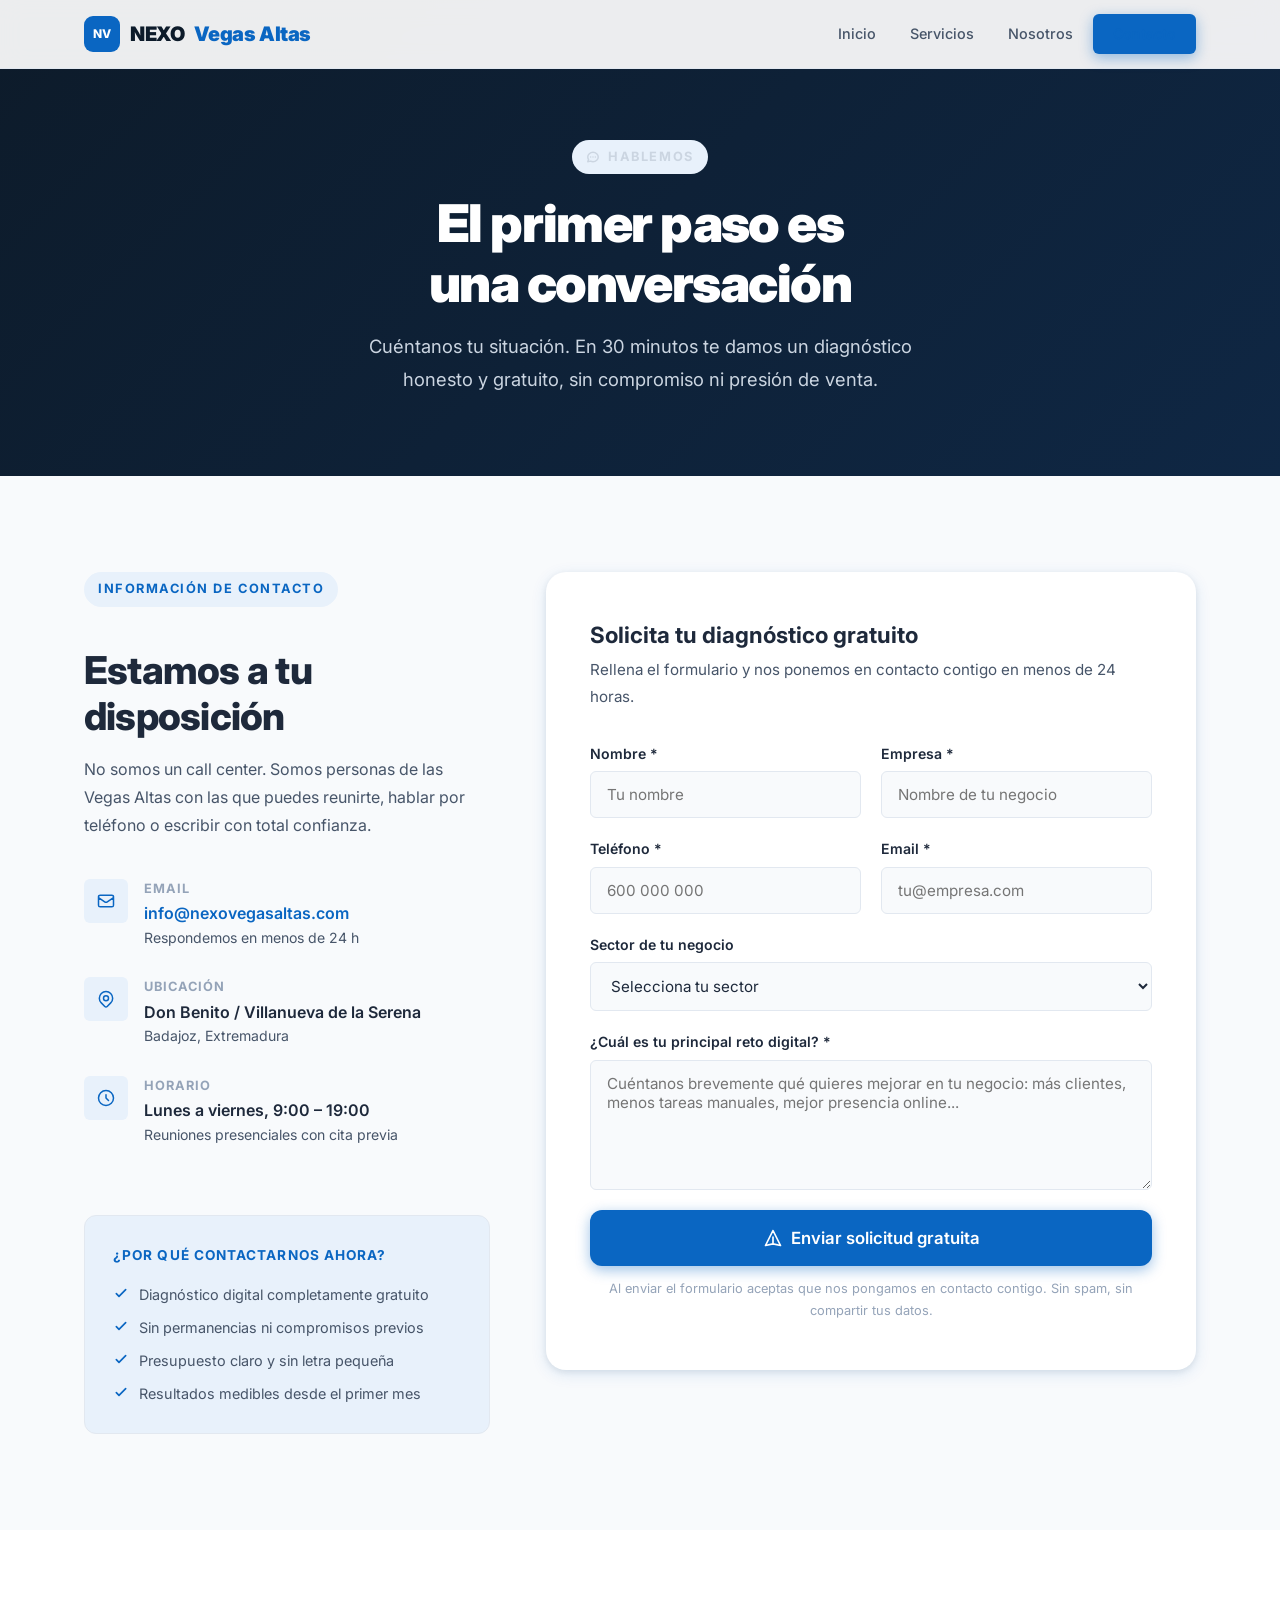
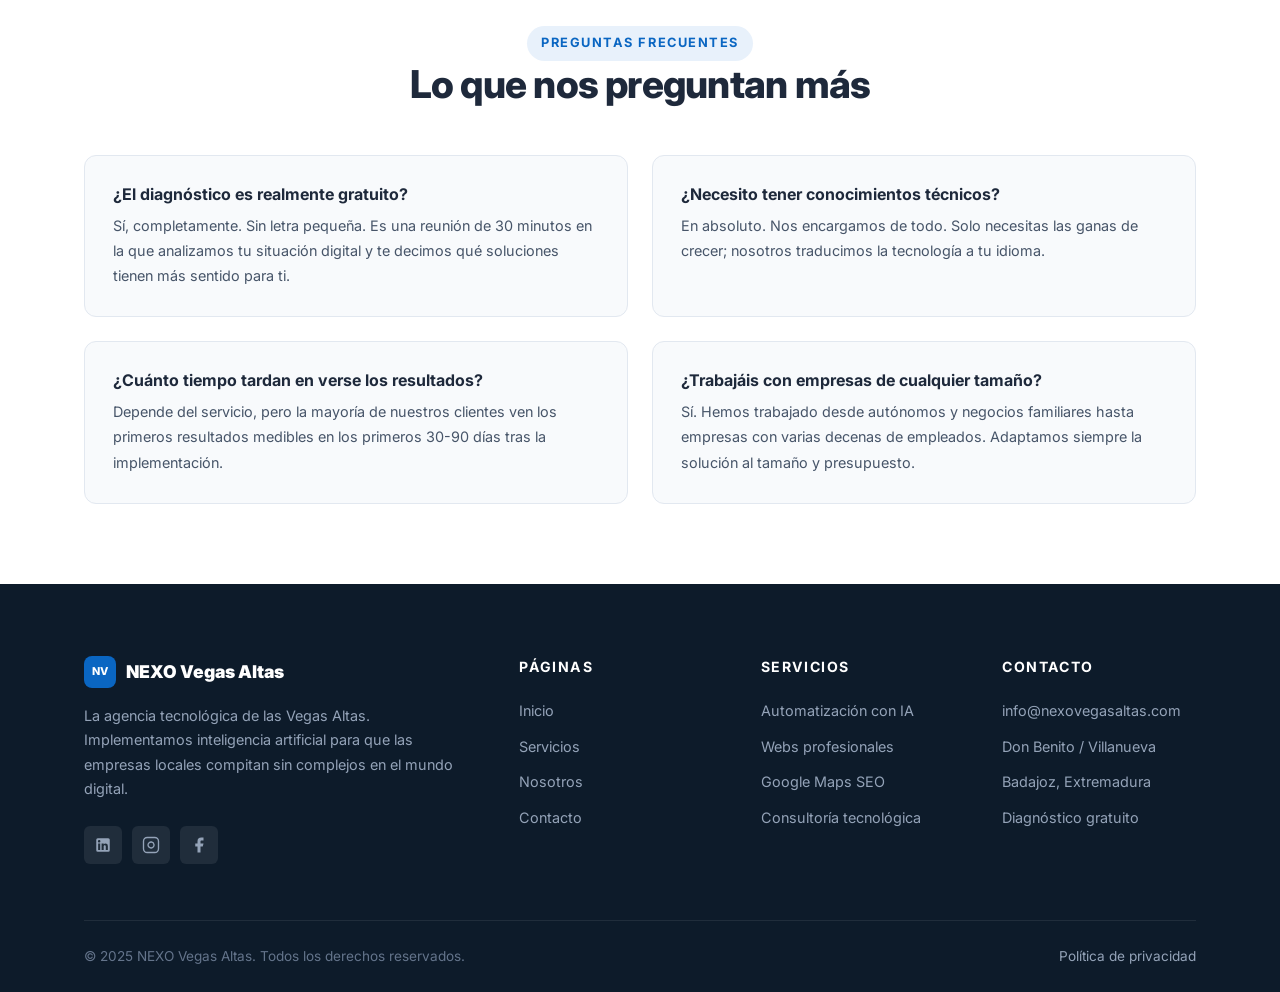
<file: contacto.html>
<!DOCTYPE html>
<html lang="es">
<head>
  <meta charset="UTF-8" />
  <meta name="viewport" content="width=device-width, initial-scale=1.0" />
  <title>Contacto — NEXO Vegas Altas | Solicita tu diagnóstico gratuito</title>
  <meta name="description" content="Contacta con NEXO Vegas Altas y solicita tu diagnóstico digital gratuito. Trabajamos con empresas de Don Benito, Villanueva de la Serena y toda la comarca." />
  <meta property="og:title" content="Contacto — NEXO Vegas Altas" />
  <meta property="og:description" content="Solicita tu diagnóstico gratuito y descubre cómo la IA puede transformar tu negocio local en las Vegas Altas." />
  <meta property="og:type" content="website" />
  <meta property="og:locale" content="es_ES" />
  <link rel="icon" type="image/svg+xml" href="favicon.svg" />
  <link rel="stylesheet" href="styles.css" />
</head>
<body>

  <!-- NAVBAR -->
  <header class="navbar" role="banner">
    <div class="container">
      <nav class="navbar-inner" aria-label="Navegación principal">
        <a href="index.html" class="navbar-logo">
          <span class="logo-dot">NV</span>
          NEXO <span>Vegas Altas</span>
        </a>
        <ul class="navbar-links" role="list">
          <li><a href="index.html">Inicio</a></li>
          <li><a href="servicios.html">Servicios</a></li>
          <li><a href="nosotros.html">Nosotros</a></li>
          <li><a href="contacto.html" class="btn btn-primary">Contacto</a></li>
        </ul>
        <button class="hamburger" aria-label="Abrir menú" aria-expanded="false">
          <span></span><span></span><span></span>
        </button>
      </nav>
      <div class="mobile-menu" role="navigation">
        <a href="index.html">Inicio</a>
        <a href="servicios.html">Servicios</a>
        <a href="nosotros.html">Nosotros</a>
        <a href="contacto.html" class="btn btn-primary">Contacto</a>
      </div>
    </div>
  </header>

  <main>

    <!-- HERO -->
    <section class="contact-hero" aria-label="Cabecera contacto">
      <div class="container">
        <p class="section-label" style="margin: 0 auto 20px; width: fit-content;">
          <svg xmlns="http://www.w3.org/2000/svg" width="14" height="14" fill="none" viewBox="0 0 24 24" stroke="currentColor" stroke-width="2.5"><path stroke-linecap="round" stroke-linejoin="round" d="M8 12h.01M12 12h.01M16 12h.01M21 12c0 4.418-4.03 8-9 8a9.862 9.862 0 01-4.255-.949L3 20l1.395-3.72C3.512 15.042 3 13.574 3 12c0-4.418 4.03-8 9-8s9 3.582 9 8z"/></svg>
          Hablemos
        </p>
        <h1>El primer paso es<br>una conversación</h1>
        <p class="lead" style="color:#CBD5E1; max-width:560px; margin:16px auto 0;">Cuéntanos tu situación. En 30 minutos te damos un diagnóstico honesto y gratuito, sin compromiso ni presión de venta.</p>
      </div>
    </section>

    <!-- CONTACT SECTION -->
    <section class="contact-section" aria-labelledby="contact-title">
      <div class="container">
        <div class="contact-grid">

          <!-- INFO -->
          <div class="contact-info fade-up">
            <p class="section-label">Información de contacto</p>
            <h2 id="contact-title">Estamos a tu disposición</h2>
            <p>No somos un call center. Somos personas de las Vegas Altas con las que puedes reunirte, hablar por teléfono o escribir con total confianza.</p>

            <div style="margin-top:40px; display:flex; flex-direction:column; gap:0;">
              <div class="contact-item">
                <div class="contact-item-icon">
                  <svg xmlns="http://www.w3.org/2000/svg" fill="none" viewBox="0 0 24 24" stroke="currentColor" stroke-width="1.8"><path stroke-linecap="round" stroke-linejoin="round" d="M3 8l7.89 5.26a2 2 0 002.22 0L21 8M5 19h14a2 2 0 002-2V7a2 2 0 00-2-2H5a2 2 0 00-2 2v10a2 2 0 002 2z"/></svg>
                </div>
                <div class="contact-item-text">
                  <div class="label">Email</div>
                  <div class="value"><a href="mailto:info@nexovegasaltas.com" style="color:var(--blue);">info@nexovegasaltas.com</a></div>
                  <div class="sub">Respondemos en menos de 24 h</div>
                </div>
              </div>
              <div class="contact-item">
                <div class="contact-item-icon">
                  <svg xmlns="http://www.w3.org/2000/svg" fill="none" viewBox="0 0 24 24" stroke="currentColor" stroke-width="1.8"><path stroke-linecap="round" stroke-linejoin="round" d="M17.657 16.657L13.414 20.9a1.998 1.998 0 01-2.827 0l-4.244-4.243a8 8 0 1111.314 0z"/><path stroke-linecap="round" stroke-linejoin="round" d="M15 11a3 3 0 11-6 0 3 3 0 016 0z"/></svg>
                </div>
                <div class="contact-item-text">
                  <div class="label">Ubicación</div>
                  <div class="value">Don Benito / Villanueva de la Serena</div>
                  <div class="sub">Badajoz, Extremadura</div>
                </div>
              </div>
              <div class="contact-item">
                <div class="contact-item-icon">
                  <svg xmlns="http://www.w3.org/2000/svg" fill="none" viewBox="0 0 24 24" stroke="currentColor" stroke-width="1.8"><path stroke-linecap="round" stroke-linejoin="round" d="M12 8v4l3 3m6-3a9 9 0 11-18 0 9 9 0 0118 0z"/></svg>
                </div>
                <div class="contact-item-text">
                  <div class="label">Horario</div>
                  <div class="value">Lunes a viernes, 9:00 – 19:00</div>
                  <div class="sub">Reuniones presenciales con cita previa</div>
                </div>
              </div>
            </div>

            <!-- TRUST BADGES -->
            <div style="margin-top:40px; padding:28px; background:var(--blue-light); border-radius:var(--radius); border:1px solid var(--gray-200);">
              <p style="font-size:.85rem; font-weight:700; text-transform:uppercase; letter-spacing:.08em; color:var(--blue); margin-bottom:16px;">¿Por qué contactarnos ahora?</p>
              <ul style="display:flex; flex-direction:column; gap:10px;">
                <li style="display:flex;gap:10px;align-items:flex-start;font-size:.9rem;color:var(--gray-600);">
                  <svg style="color:var(--blue);flex-shrink:0;margin-top:2px;" width="16" height="16" fill="none" viewBox="0 0 24 24" stroke="currentColor" stroke-width="2.5"><path stroke-linecap="round" stroke-linejoin="round" d="M5 13l4 4L19 7"/></svg>
                  Diagnóstico digital completamente gratuito
                </li>
                <li style="display:flex;gap:10px;align-items:flex-start;font-size:.9rem;color:var(--gray-600);">
                  <svg style="color:var(--blue);flex-shrink:0;margin-top:2px;" width="16" height="16" fill="none" viewBox="0 0 24 24" stroke="currentColor" stroke-width="2.5"><path stroke-linecap="round" stroke-linejoin="round" d="M5 13l4 4L19 7"/></svg>
                  Sin permanencias ni compromisos previos
                </li>
                <li style="display:flex;gap:10px;align-items:flex-start;font-size:.9rem;color:var(--gray-600);">
                  <svg style="color:var(--blue);flex-shrink:0;margin-top:2px;" width="16" height="16" fill="none" viewBox="0 0 24 24" stroke="currentColor" stroke-width="2.5"><path stroke-linecap="round" stroke-linejoin="round" d="M5 13l4 4L19 7"/></svg>
                  Presupuesto claro y sin letra pequeña
                </li>
                <li style="display:flex;gap:10px;align-items:flex-start;font-size:.9rem;color:var(--gray-600);">
                  <svg style="color:var(--blue);flex-shrink:0;margin-top:2px;" width="16" height="16" fill="none" viewBox="0 0 24 24" stroke="currentColor" stroke-width="2.5"><path stroke-linecap="round" stroke-linejoin="round" d="M5 13l4 4L19 7"/></svg>
                  Resultados medibles desde el primer mes
                </li>
              </ul>
            </div>
          </div>

          <!-- FORM -->
          <div class="fade-up delay-2">
            <div class="contact-form">
              <h3 class="form-title">Solicita tu diagnóstico gratuito</h3>
              <p class="form-subtitle">Rellena el formulario y nos ponemos en contacto contigo en menos de 24 horas.</p>

              <form id="contact-form" novalidate>
                <div class="form-row">
                  <div class="form-group">
                    <label for="nombre">Nombre *</label>
                    <input type="text" id="nombre" name="nombre" placeholder="Tu nombre" autocomplete="given-name" />
                    <span class="error-msg" role="alert"></span>
                  </div>
                  <div class="form-group">
                    <label for="empresa">Empresa *</label>
                    <input type="text" id="empresa" name="empresa" placeholder="Nombre de tu negocio" autocomplete="organization" />
                    <span class="error-msg" role="alert"></span>
                  </div>
                </div>
                <div class="form-row">
                  <div class="form-group">
                    <label for="telefono">Teléfono *</label>
                    <input type="tel" id="telefono" name="telefono" placeholder="600 000 000" autocomplete="tel" />
                    <span class="error-msg" role="alert"></span>
                  </div>
                  <div class="form-group">
                    <label for="email">Email *</label>
                    <input type="email" id="email" name="email" placeholder="tu@empresa.com" autocomplete="email" />
                    <span class="error-msg" role="alert"></span>
                  </div>
                </div>
                <div class="form-group">
                  <label for="sector">Sector de tu negocio</label>
                  <select id="sector" name="sector">
                    <option value="">Selecciona tu sector</option>
                    <option value="hosteleria">Hostelería / Restauración</option>
                    <option value="taller">Taller / Automoción</option>
                    <option value="inmobiliaria">Inmobiliaria</option>
                    <option value="comercio">Comercio / Retail</option>
                    <option value="salud">Salud / Estética / Bienestar</option>
                    <option value="profesional">Servicios profesionales</option>
                    <option value="otro">Otro</option>
                  </select>
                </div>
                <div class="form-group">
                  <label for="mensaje">¿Cuál es tu principal reto digital? *</label>
                  <textarea id="mensaje" name="mensaje" placeholder="Cuéntanos brevemente qué quieres mejorar en tu negocio: más clientes, menos tareas manuales, mejor presencia online..."></textarea>
                  <span class="error-msg" role="alert"></span>
                </div>
                <div class="form-submit">
                  <button type="submit" class="btn btn-primary btn-lg">
                    <svg xmlns="http://www.w3.org/2000/svg" width="20" height="20" fill="none" viewBox="0 0 24 24" stroke="currentColor" stroke-width="2"><path stroke-linecap="round" stroke-linejoin="round" d="M12 19l9 2-9-18-9 18 9-2zm0 0v-8"/></svg>
                    Enviar solicitud gratuita
                  </button>
                  <p style="font-size:.8rem; color:var(--gray-400); margin-top:12px; text-align:center;">Al enviar el formulario aceptas que nos pongamos en contacto contigo. Sin spam, sin compartir tus datos.</p>
                </div>
              </form>

              <!-- SUCCESS STATE -->
              <div id="form-success" class="form-success">
                <svg xmlns="http://www.w3.org/2000/svg" fill="none" viewBox="0 0 24 24" stroke="currentColor" stroke-width="1.5"><path stroke-linecap="round" stroke-linejoin="round" d="M9 12l2 2 4-4m6 2a9 9 0 11-18 0 9 9 0 0118 0z"/></svg>
                <h3>¡Mensaje recibido!</h3>
                <p>Gracias por contactar con NEXO Vegas Altas. Nos pondremos en contacto contigo en menos de 24 horas para organizar tu diagnóstico gratuito.</p>
              </div>
            </div>
          </div>

        </div>
      </div>
    </section>

    <!-- FAQ STRIP -->
    <section style="background:white; padding:80px 0;" aria-labelledby="faq-title">
      <div class="container">
        <div class="section-header fade-up" style="margin-bottom:48px;">
          <p class="section-label">Preguntas frecuentes</p>
          <h2 id="faq-title">Lo que nos preguntan más</h2>
        </div>
        <div style="display:grid; grid-template-columns:1fr 1fr; gap:24px;" class="fade-up delay-1">
          <div style="background:var(--gray-50); border:1px solid var(--gray-200); border-radius:var(--radius); padding:28px 28px;">
            <h3 style="font-size:1rem; margin-bottom:8px;">¿El diagnóstico es realmente gratuito?</h3>
            <p style="font-size:.9rem;">Sí, completamente. Sin letra pequeña. Es una reunión de 30 minutos en la que analizamos tu situación digital y te decimos qué soluciones tienen más sentido para ti.</p>
          </div>
          <div style="background:var(--gray-50); border:1px solid var(--gray-200); border-radius:var(--radius); padding:28px 28px;">
            <h3 style="font-size:1rem; margin-bottom:8px;">¿Necesito tener conocimientos técnicos?</h3>
            <p style="font-size:.9rem;">En absoluto. Nos encargamos de todo. Solo necesitas las ganas de crecer; nosotros traducimos la tecnología a tu idioma.</p>
          </div>
          <div style="background:var(--gray-50); border:1px solid var(--gray-200); border-radius:var(--radius); padding:28px 28px;">
            <h3 style="font-size:1rem; margin-bottom:8px;">¿Cuánto tiempo tardan en verse los resultados?</h3>
            <p style="font-size:.9rem;">Depende del servicio, pero la mayoría de nuestros clientes ven los primeros resultados medibles en los primeros 30-90 días tras la implementación.</p>
          </div>
          <div style="background:var(--gray-50); border:1px solid var(--gray-200); border-radius:var(--radius); padding:28px 28px;">
            <h3 style="font-size:1rem; margin-bottom:8px;">¿Trabajáis con empresas de cualquier tamaño?</h3>
            <p style="font-size:.9rem;">Sí. Hemos trabajado desde autónomos y negocios familiares hasta empresas con varias decenas de empleados. Adaptamos siempre la solución al tamaño y presupuesto.</p>
          </div>
        </div>
      </div>
    </section>

  </main>

  <!-- FOOTER -->
  <footer class="footer" role="contentinfo">
    <div class="container">
      <div class="footer-grid">
        <div class="footer-brand">
          <div class="logo">
            <span class="logo-dot">NV</span>
            NEXO Vegas Altas
          </div>
          <p>La agencia tecnológica de las Vegas Altas. Implementamos inteligencia artificial para que las empresas locales compitan sin complejos en el mundo digital.</p>
          <div class="social-links">
            <a href="#" class="social-link" aria-label="LinkedIn">
              <svg xmlns="http://www.w3.org/2000/svg" fill="currentColor" viewBox="0 0 24 24"><path d="M19 3a2 2 0 012 2v14a2 2 0 01-2 2H5a2 2 0 01-2-2V5a2 2 0 012-2h14m-.5 15.5v-5.3a3.26 3.26 0 00-3.26-3.26c-.85 0-1.84.52-2.32 1.3v-1.11h-2.79v8.37h2.79v-4.93c0-.77.62-1.4 1.39-1.4a1.4 1.4 0 011.4 1.4v4.93h2.79M6.88 8.56a1.68 1.68 0 001.68-1.68c0-.93-.75-1.69-1.68-1.69a1.69 1.69 0 00-1.69 1.69c0 .93.76 1.68 1.69 1.68m1.39 9.94v-8.37H5.5v8.37h2.77z"/></svg>
            </a>
            <a href="#" class="social-link" aria-label="Instagram">
              <svg xmlns="http://www.w3.org/2000/svg" fill="none" viewBox="0 0 24 24" stroke="currentColor" stroke-width="1.8"><rect x="2" y="2" width="20" height="20" rx="5" ry="5"/><path stroke-linecap="round" d="M16 11.37A4 4 0 1112.63 8 4 4 0 0116 11.37z"/><line x1="17.5" y1="6.5" x2="17.51" y2="6.5"/></svg>
            </a>
            <a href="#" class="social-link" aria-label="Facebook">
              <svg xmlns="http://www.w3.org/2000/svg" fill="currentColor" viewBox="0 0 24 24"><path d="M18 2h-3a5 5 0 00-5 5v3H7v4h3v8h4v-8h3l1-4h-4V7a1 1 0 011-1h3z"/></svg>
            </a>
          </div>
        </div>
        <div class="footer-col">
          <h4>Páginas</h4>
          <ul>
            <li><a href="index.html">Inicio</a></li>
            <li><a href="servicios.html">Servicios</a></li>
            <li><a href="nosotros.html">Nosotros</a></li>
            <li><a href="contacto.html">Contacto</a></li>
          </ul>
        </div>
        <div class="footer-col">
          <h4>Servicios</h4>
          <ul>
            <li><a href="servicios.html">Automatización con IA</a></li>
            <li><a href="servicios.html">Webs profesionales</a></li>
            <li><a href="servicios.html">Google Maps SEO</a></li>
            <li><a href="servicios.html">Consultoría tecnológica</a></li>
          </ul>
        </div>
        <div class="footer-col">
          <h4>Contacto</h4>
          <ul>
            <li><a href="mailto:info@nexovegasaltas.com">info@nexovegasaltas.com</a></li>
            <li><a href="#">Don Benito / Villanueva</a></li>
            <li><a href="#">Badajoz, Extremadura</a></li>
            <li><a href="contacto.html">Diagnóstico gratuito</a></li>
          </ul>
        </div>
      </div>
      <div class="footer-bottom">
        <p>© 2025 NEXO Vegas Altas. Todos los derechos reservados.</p>
        <a href="#">Política de privacidad</a>
      </div>
    </div>
  </footer>

  <script src="script.js"></script>
</body>
</html>
</file>
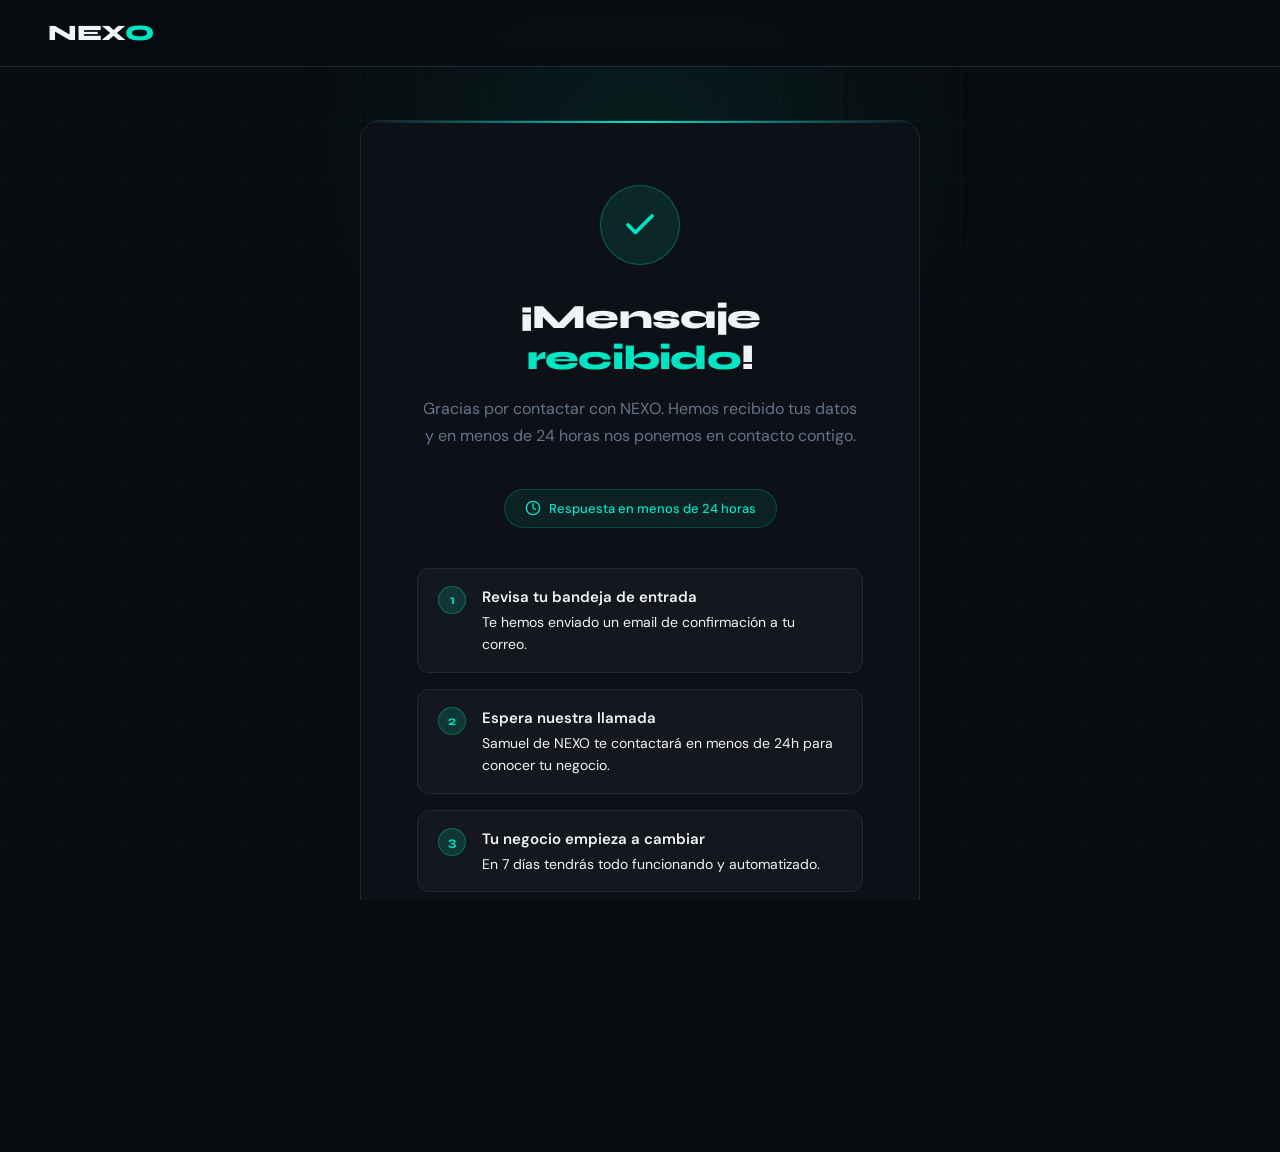
<file: gracias.html>
<!DOCTYPE html>
<html lang="es">
<head>
  <meta charset="UTF-8">
  <meta name="viewport" content="width=device-width, initial-scale=1.0">
  <title>¡Mensaje recibido! — NEXO</title>
  <meta name="robots" content="noindex, nofollow">
  <link rel="preconnect" href="https://fonts.googleapis.com">
  <link rel="preconnect" href="https://fonts.gstatic.com" crossorigin>
  <link href="https://fonts.googleapis.com/css2?family=Syne:wght@400;600;700;800&family=DM+Sans:wght@300;400;500&display=swap" rel="stylesheet">

  <style>
    :root {
      --bg:        #080C10;
      --surface:   #0d1117;
      --accent:    #00E5C3;
      --blue:      #0070F3;
      --text:      #F0F4F8;
      --muted:     #64748b;
      --border:    #1e2a38;
    }

    *, *::before, *::after { box-sizing: border-box; margin: 0; padding: 0; }

    html, body {
      height: 100%;
      background-color: var(--bg);
      color: var(--text);
      font-family: 'DM Sans', sans-serif;
      overflow-x: hidden;
    }

    body::before {
      content: '';
      position: fixed;
      inset: 0;
      background-image:
        linear-gradient(rgba(0,229,195,0.03) 1px, transparent 1px),
        linear-gradient(90deg, rgba(0,229,195,0.03) 1px, transparent 1px);
      background-size: 60px 60px;
      pointer-events: none;
      z-index: 0;
    }

    body::after {
      content: '';
      position: fixed;
      top: -200px;
      left: 50%;
      transform: translateX(-50%);
      width: 700px;
      height: 700px;
      background: radial-gradient(circle, rgba(0,229,195,0.08) 0%, transparent 70%);
      pointer-events: none;
      z-index: 0;
    }

    nav {
      position: fixed;
      top: 0; left: 0; right: 0;
      z-index: 100;
      display: flex;
      align-items: center;
      justify-content: space-between;
      padding: 20px 48px;
      background: rgba(8,12,16,0.85);
      backdrop-filter: blur(12px);
      border-bottom: 1px solid var(--border);
    }

    .logo {
      font-family: 'Syne', sans-serif;
      font-size: 22px;
      font-weight: 800;
      color: var(--text);
      text-decoration: none;
      letter-spacing: -0.02em;
    }

    .logo span { color: var(--accent); }

    main {
      position: relative;
      z-index: 1;
      min-height: 100vh;
      display: flex;
      align-items: center;
      justify-content: center;
      padding: 120px 24px 60px;
    }

    .card {
      background: var(--surface);
      border: 1px solid var(--border);
      border-radius: 20px;
      padding: 64px 56px;
      max-width: 560px;
      width: 100%;
      text-align: center;
      position: relative;
      overflow: hidden;
      animation: fadeUp 0.6s ease both;
    }

    .card::before {
      content: '';
      position: absolute;
      top: 0; left: 0; right: 0;
      height: 2px;
      background: linear-gradient(90deg, transparent, var(--accent), transparent);
    }

    .check-wrapper {
      width: 80px;
      height: 80px;
      border-radius: 50%;
      background: rgba(0,229,195,0.1);
      border: 1px solid rgba(0,229,195,0.3);
      display: flex;
      align-items: center;
      justify-content: center;
      margin: 0 auto 32px;
      animation: popIn 0.5s cubic-bezier(0.175, 0.885, 0.32, 1.275) 0.3s both;
    }

    .check-wrapper svg {
      width: 36px;
      height: 36px;
      color: var(--accent);
    }

    h1 {
      font-family: 'Syne', sans-serif;
      font-size: clamp(26px, 5vw, 34px);
      font-weight: 800;
      line-height: 1.2;
      letter-spacing: -0.02em;
      margin-bottom: 16px;
      animation: fadeUp 0.6s ease 0.2s both;
    }

    h1 span { color: var(--accent); }

    .subtitle {
      font-size: 16px;
      color: var(--muted);
      line-height: 1.7;
      margin-bottom: 40px;
      animation: fadeUp 0.6s ease 0.35s both;
    }

    .steps {
      display: flex;
      flex-direction: column;
      gap: 16px;
      margin-bottom: 40px;
      text-align: left;
      animation: fadeUp 0.6s ease 0.45s both;
    }

    .step {
      display: flex;
      align-items: flex-start;
      gap: 16px;
      padding: 16px 20px;
      background: rgba(255,255,255,0.03);
      border: 1px solid var(--border);
      border-radius: 12px;
    }

    .step-num {
      width: 28px;
      height: 28px;
      border-radius: 50%;
      background: rgba(0,229,195,0.15);
      border: 1px solid rgba(0,229,195,0.3);
      color: var(--accent);
      font-family: 'Syne', sans-serif;
      font-size: 13px;
      font-weight: 700;
      display: flex;
      align-items: center;
      justify-content: center;
      flex-shrink: 0;
      margin-top: 1px;
    }

    .step-text {
      font-size: 14px;
      line-height: 1.6;
      color: var(--text);
    }

    .step-text strong {
      display: block;
      font-weight: 600;
      margin-bottom: 2px;
      font-size: 15px;
    }

    .timer-badge {
      display: inline-flex;
      align-items: center;
      gap: 8px;
      background: rgba(0,229,195,0.08);
      border: 1px solid rgba(0,229,195,0.2);
      border-radius: 100px;
      padding: 10px 20px;
      font-size: 13px;
      color: var(--accent);
      font-weight: 500;
      margin-bottom: 40px;
      animation: fadeUp 0.6s ease 0.5s both;
    }

    .timer-badge svg {
      width: 16px;
      height: 16px;
      flex-shrink: 0;
    }

    .btn-back {
      display: inline-flex;
      align-items: center;
      gap: 8px;
      background: var(--accent);
      color: var(--bg);
      font-family: 'Syne', sans-serif;
      font-size: 15px;
      font-weight: 700;
      letter-spacing: 0.04em;
      padding: 14px 32px;
      border-radius: 10px;
      text-decoration: none;
      transition: background 0.2s ease, transform 0.15s ease;
      animation: fadeUp 0.6s ease 0.6s both;
    }

    .btn-back:hover {
      background: var(--blue);
      color: #fff;
      transform: translateY(-2px);
    }

    .btn-back svg {
      width: 16px;
      height: 16px;
      transition: transform 0.2s ease;
    }

    .btn-back:hover svg {
      transform: translateX(-3px);
    }

    .footer-note {
      margin-top: 32px;
      font-size: 13px;
      color: var(--muted);
      animation: fadeUp 0.6s ease 0.7s both;
    }

    .footer-note a {
      color: var(--accent);
      text-decoration: none;
    }

    .footer-note a:hover { text-decoration: underline; }

    @keyframes fadeUp {
      from { opacity: 0; transform: translateY(20px); }
      to   { opacity: 1; transform: translateY(0); }
    }

    @keyframes popIn {
      from { opacity: 0; transform: scale(0.5); }
      to   { opacity: 1; transform: scale(1); }
    }

    @media (max-width: 600px) {
      nav { padding: 16px 24px; }
      .card { padding: 48px 28px; }
    }
  </style>
</head>
<body>

  <nav>
    <a href="/" class="logo">NEX<span>O</span></a>
  </nav>

  <main>
    <div class="card">

      <div class="check-wrapper">
        <svg viewBox="0 0 24 24" fill="none" stroke="currentColor" stroke-width="2.5" stroke-linecap="round" stroke-linejoin="round">
          <polyline points="20 6 9 17 4 12"/>
        </svg>
      </div>

      <h1>¡Mensaje <span>recibido</span>!</h1>

      <p class="subtitle">
        Gracias por contactar con NEXO. Hemos recibido tus datos y en menos de 24 horas nos ponemos en contacto contigo.
      </p>

      <div class="timer-badge">
        <svg viewBox="0 0 24 24" fill="none" stroke="currentColor" stroke-width="2" stroke-linecap="round" stroke-linejoin="round">
          <circle cx="12" cy="12" r="10"/>
          <polyline points="12 6 12 12 16 14"/>
        </svg>
        Respuesta en menos de 24 horas
      </div>

      <div class="steps">
        <div class="step">
          <div class="step-num">1</div>
          <div class="step-text">
            <strong>Revisa tu bandeja de entrada</strong>
            Te hemos enviado un email de confirmación a tu correo.
          </div>
        </div>
        <div class="step">
          <div class="step-num">2</div>
          <div class="step-text">
            <strong>Espera nuestra llamada</strong>
            Samuel de NEXO te contactará en menos de 24h para conocer tu negocio.
          </div>
        </div>
        <div class="step">
          <div class="step-num">3</div>
          <div class="step-text">
            <strong>Tu negocio empieza a cambiar</strong>
            En 7 días tendrás todo funcionando y automatizado.
          </div>
        </div>
      </div>

      <a href="/" class="btn-back">
        <svg viewBox="0 0 24 24" fill="none" stroke="currentColor" stroke-width="2.5" stroke-linecap="round" stroke-linejoin="round">
          <polyline points="15 18 9 12 15 6"/>
        </svg>
        Volver a la página principal
      </a>

      <p class="footer-note">
        ¿Tienes alguna duda urgente? Escríbenos a
        <a href="mailto:samuel@agencianexo.es">samuel@agencianexo.es</a>
      </p>

    </div>
  </main>

</body>
</html>
</file>
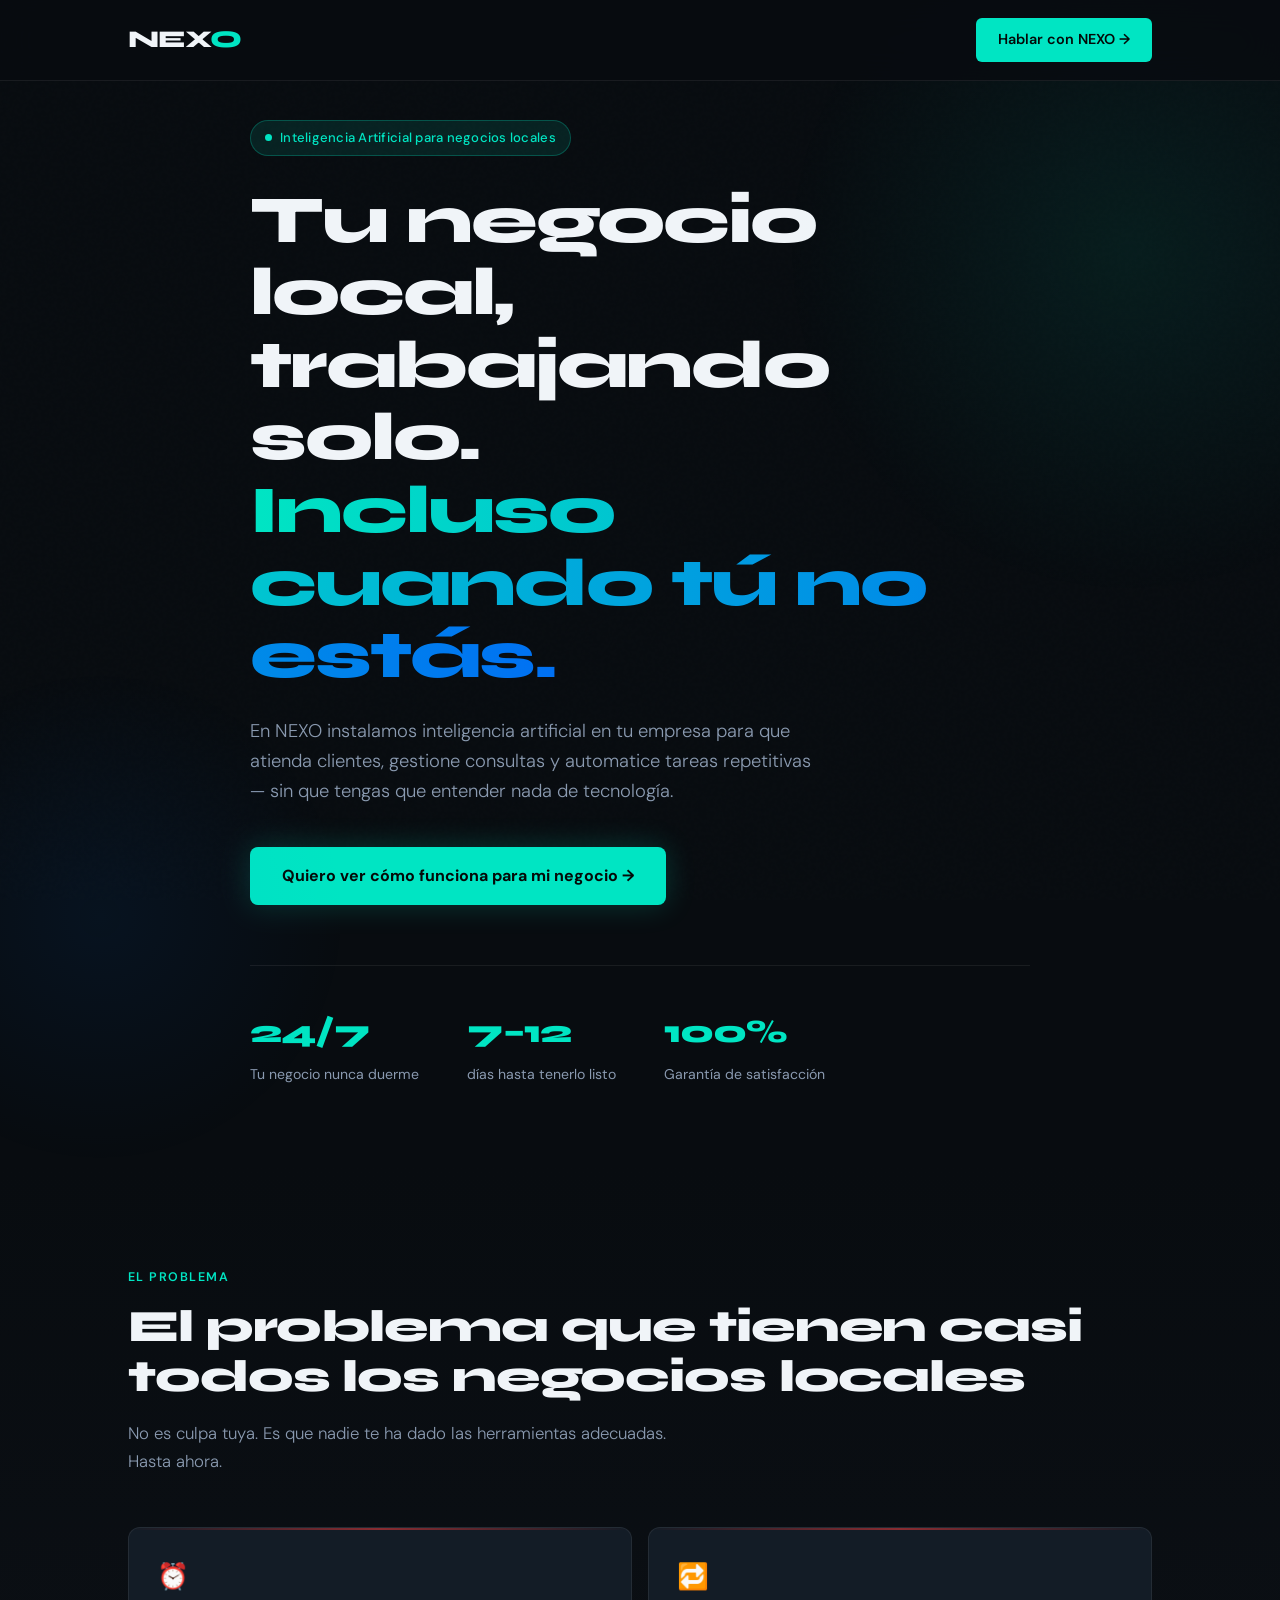
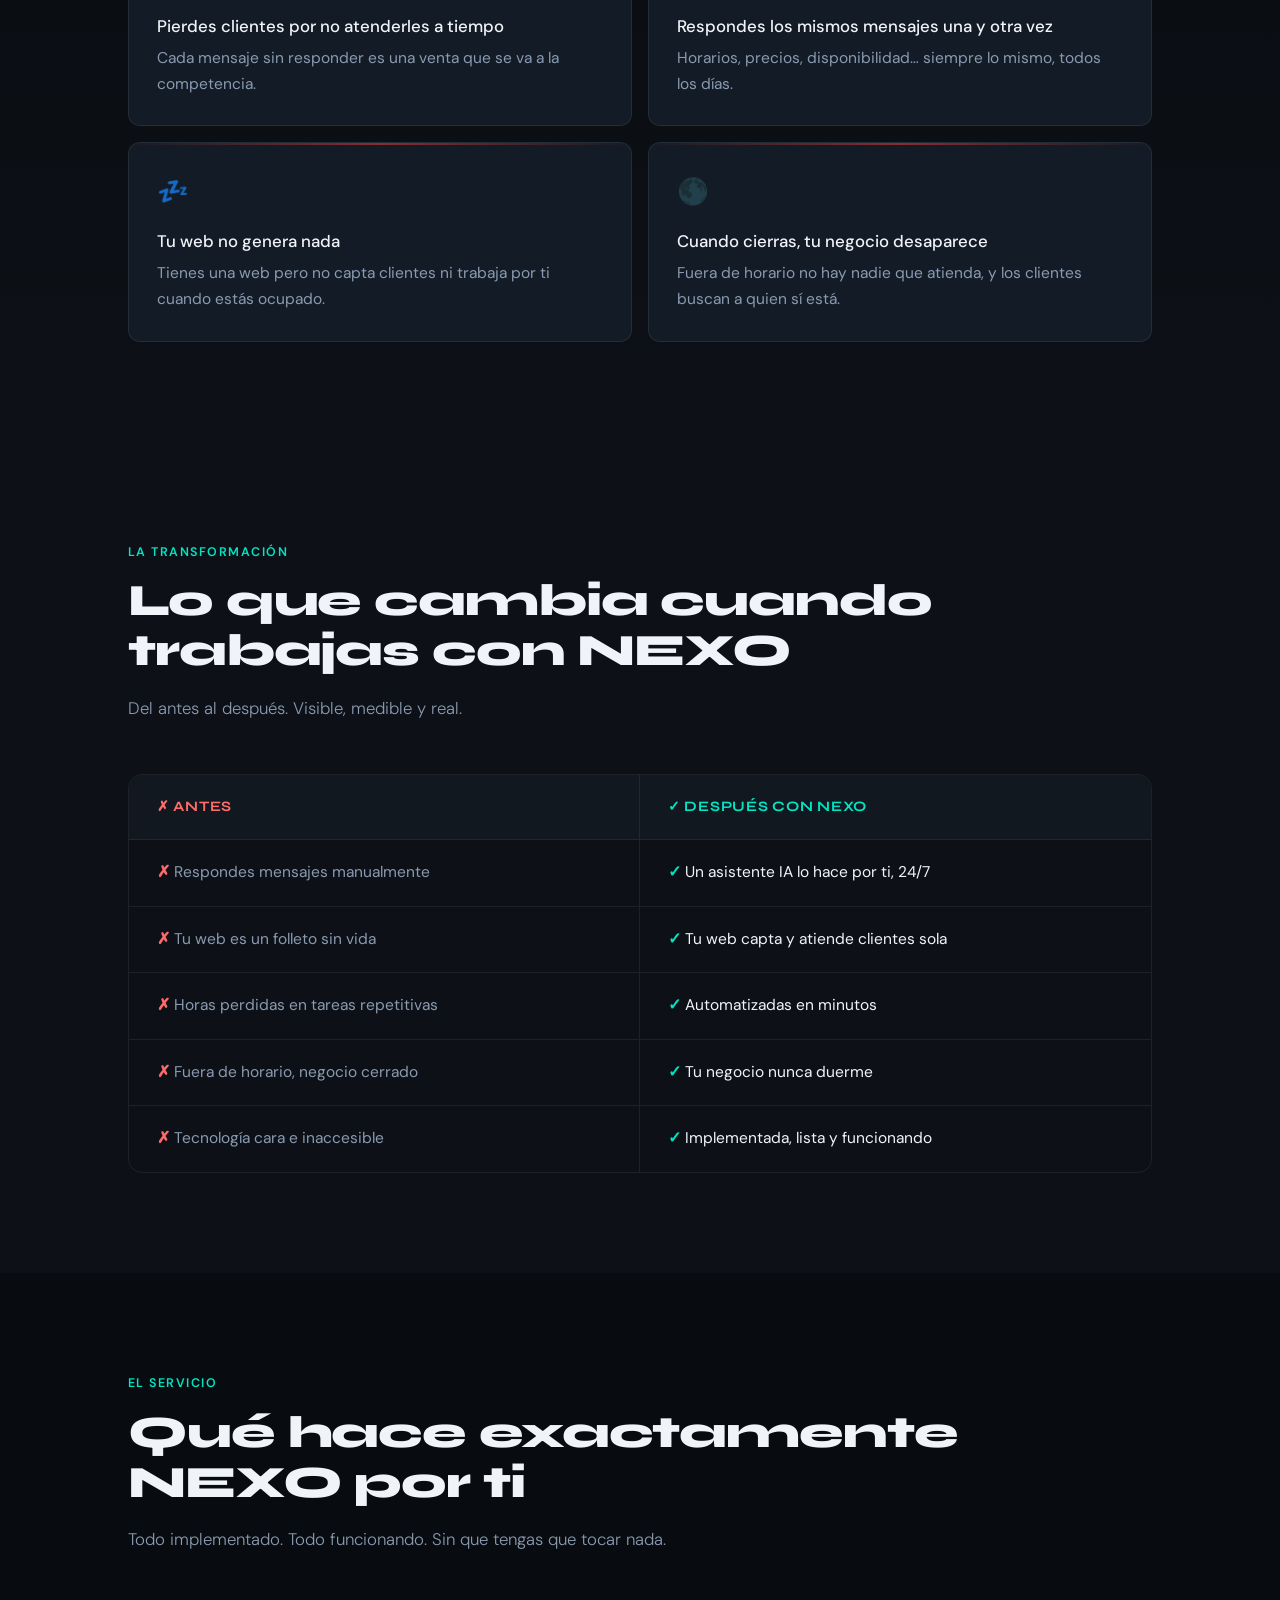
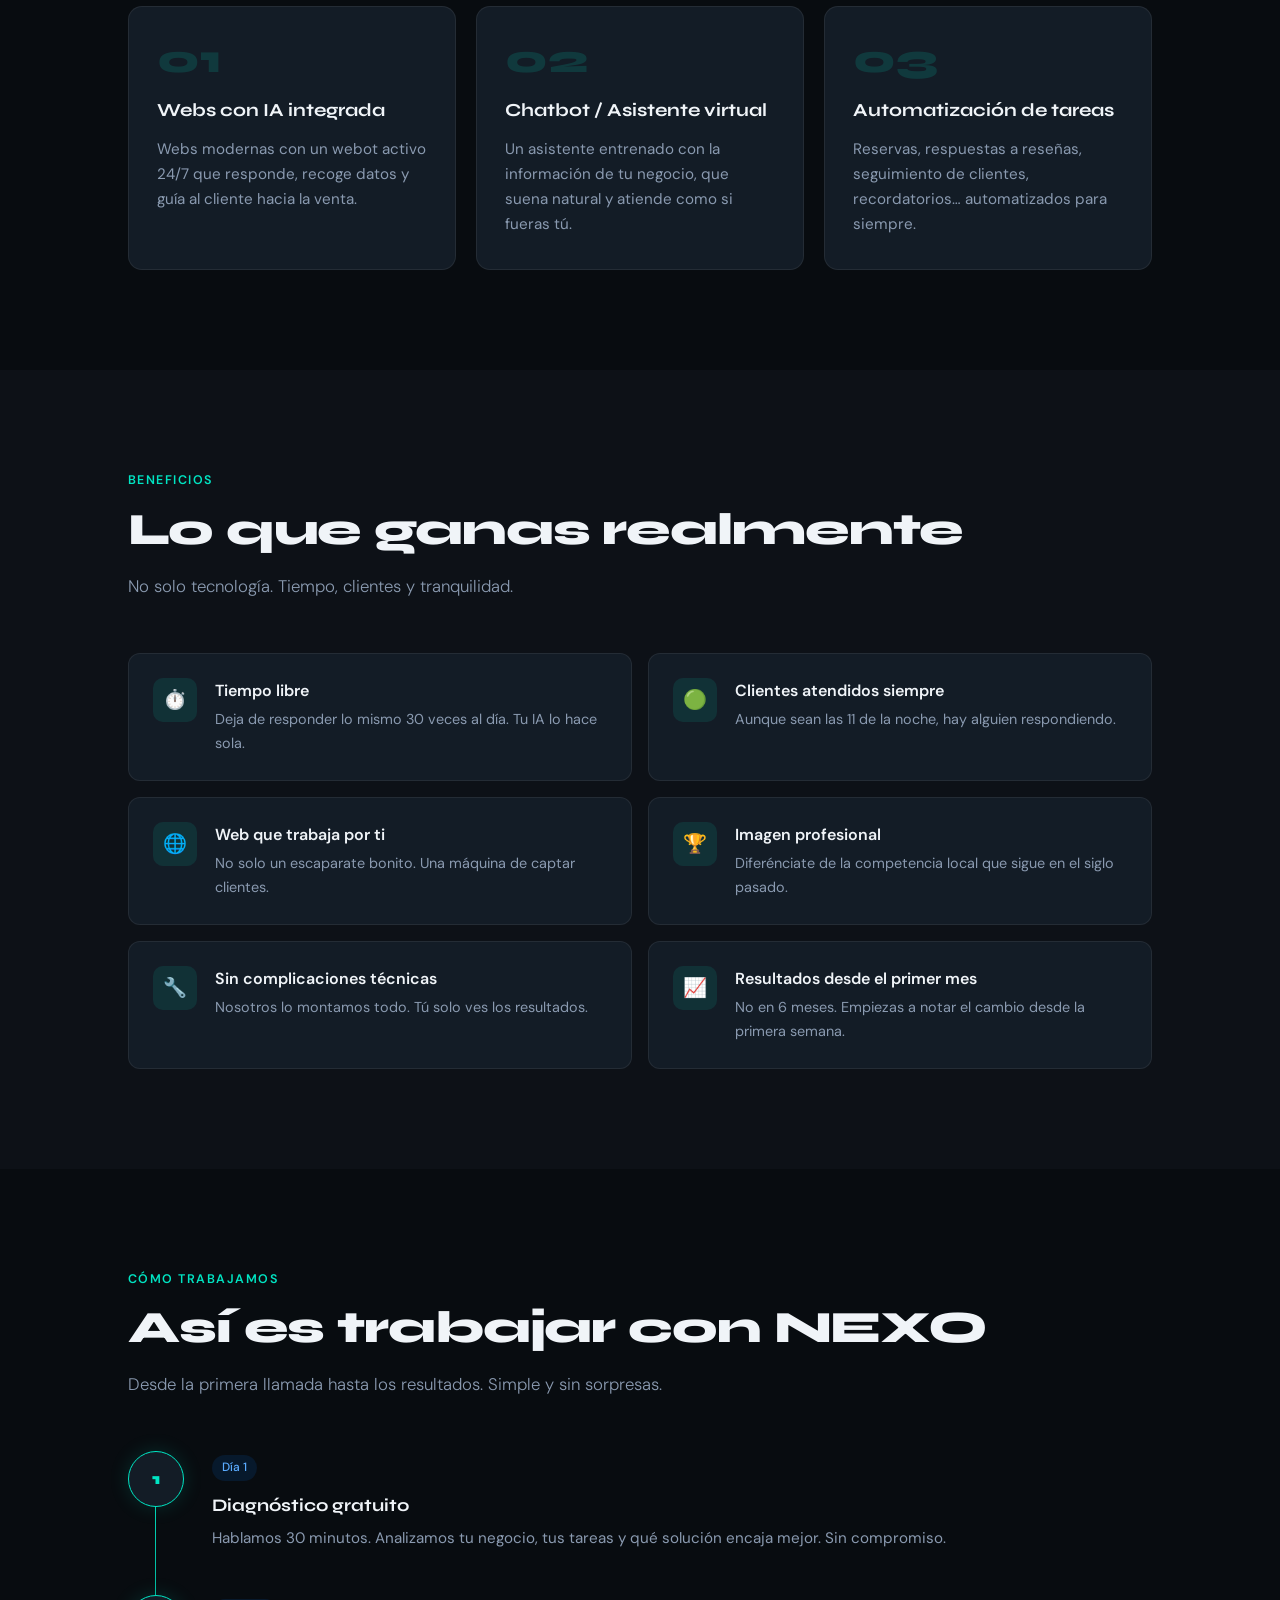
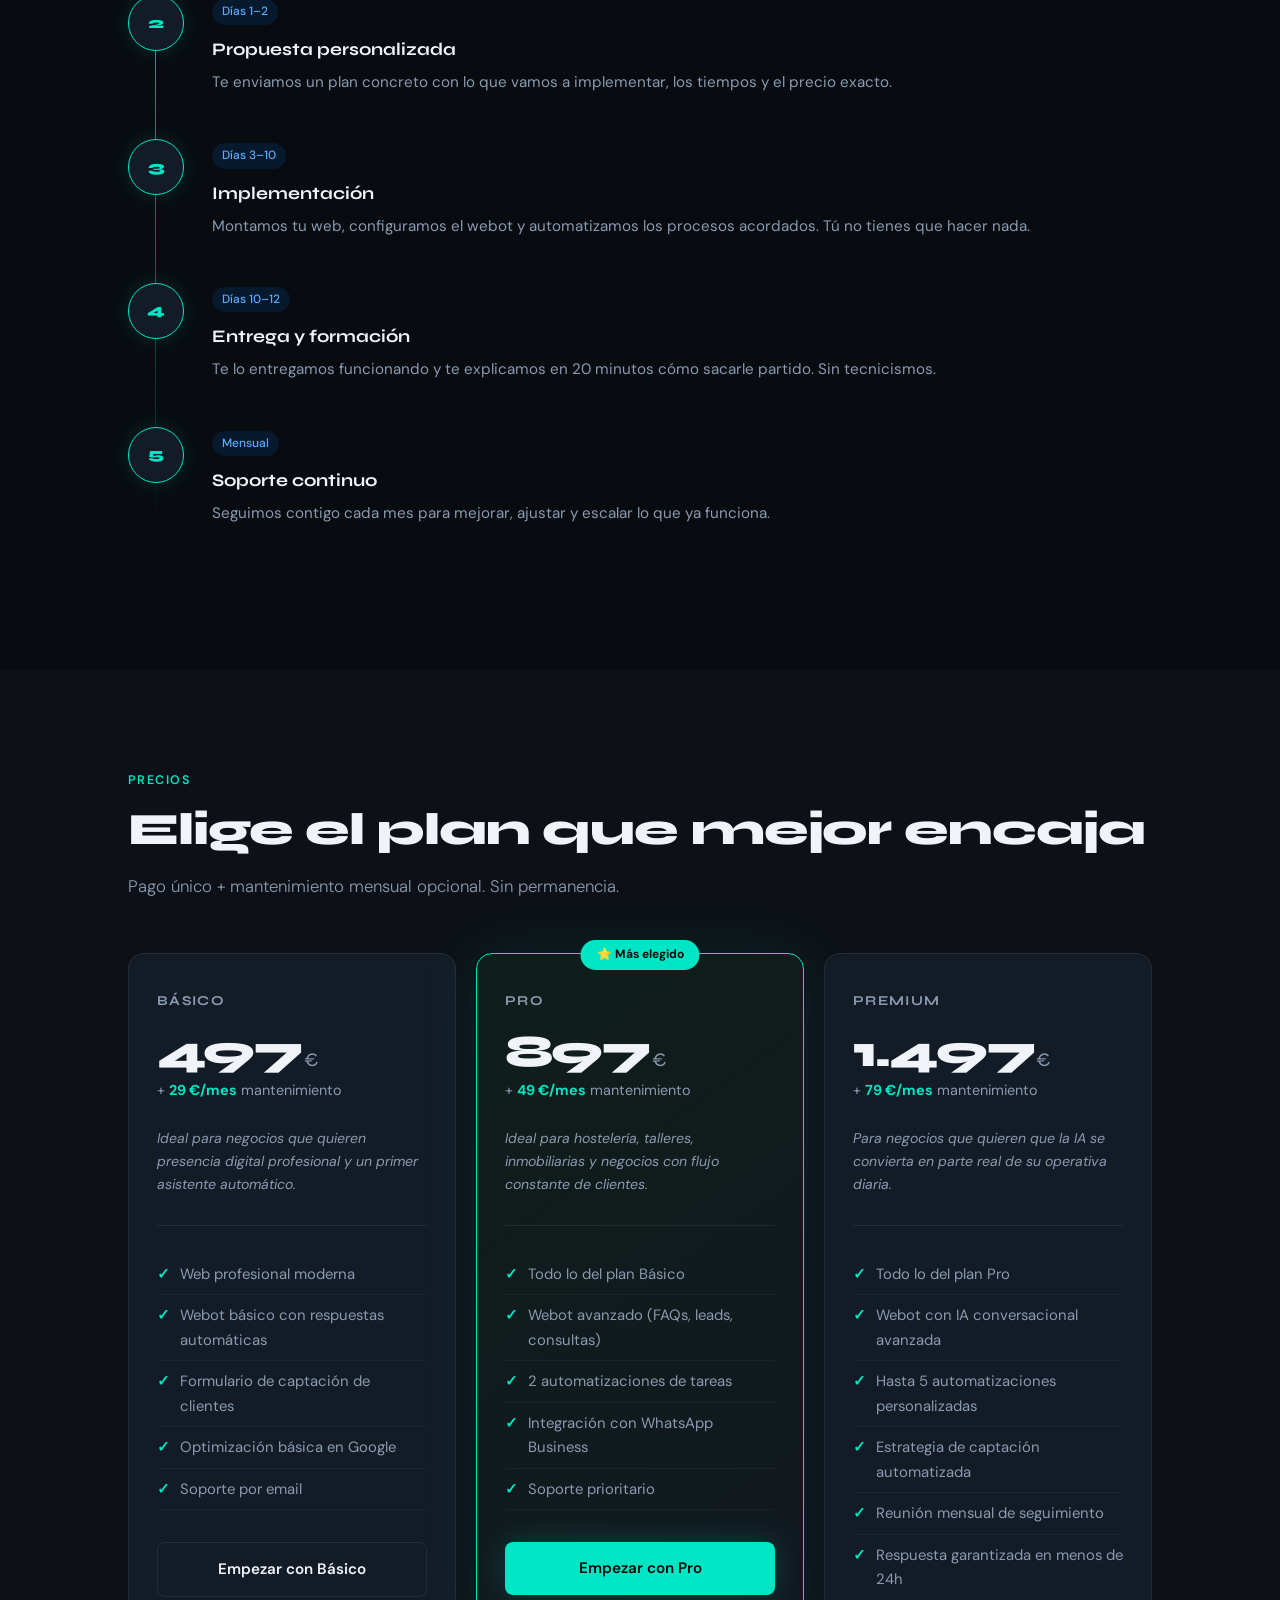
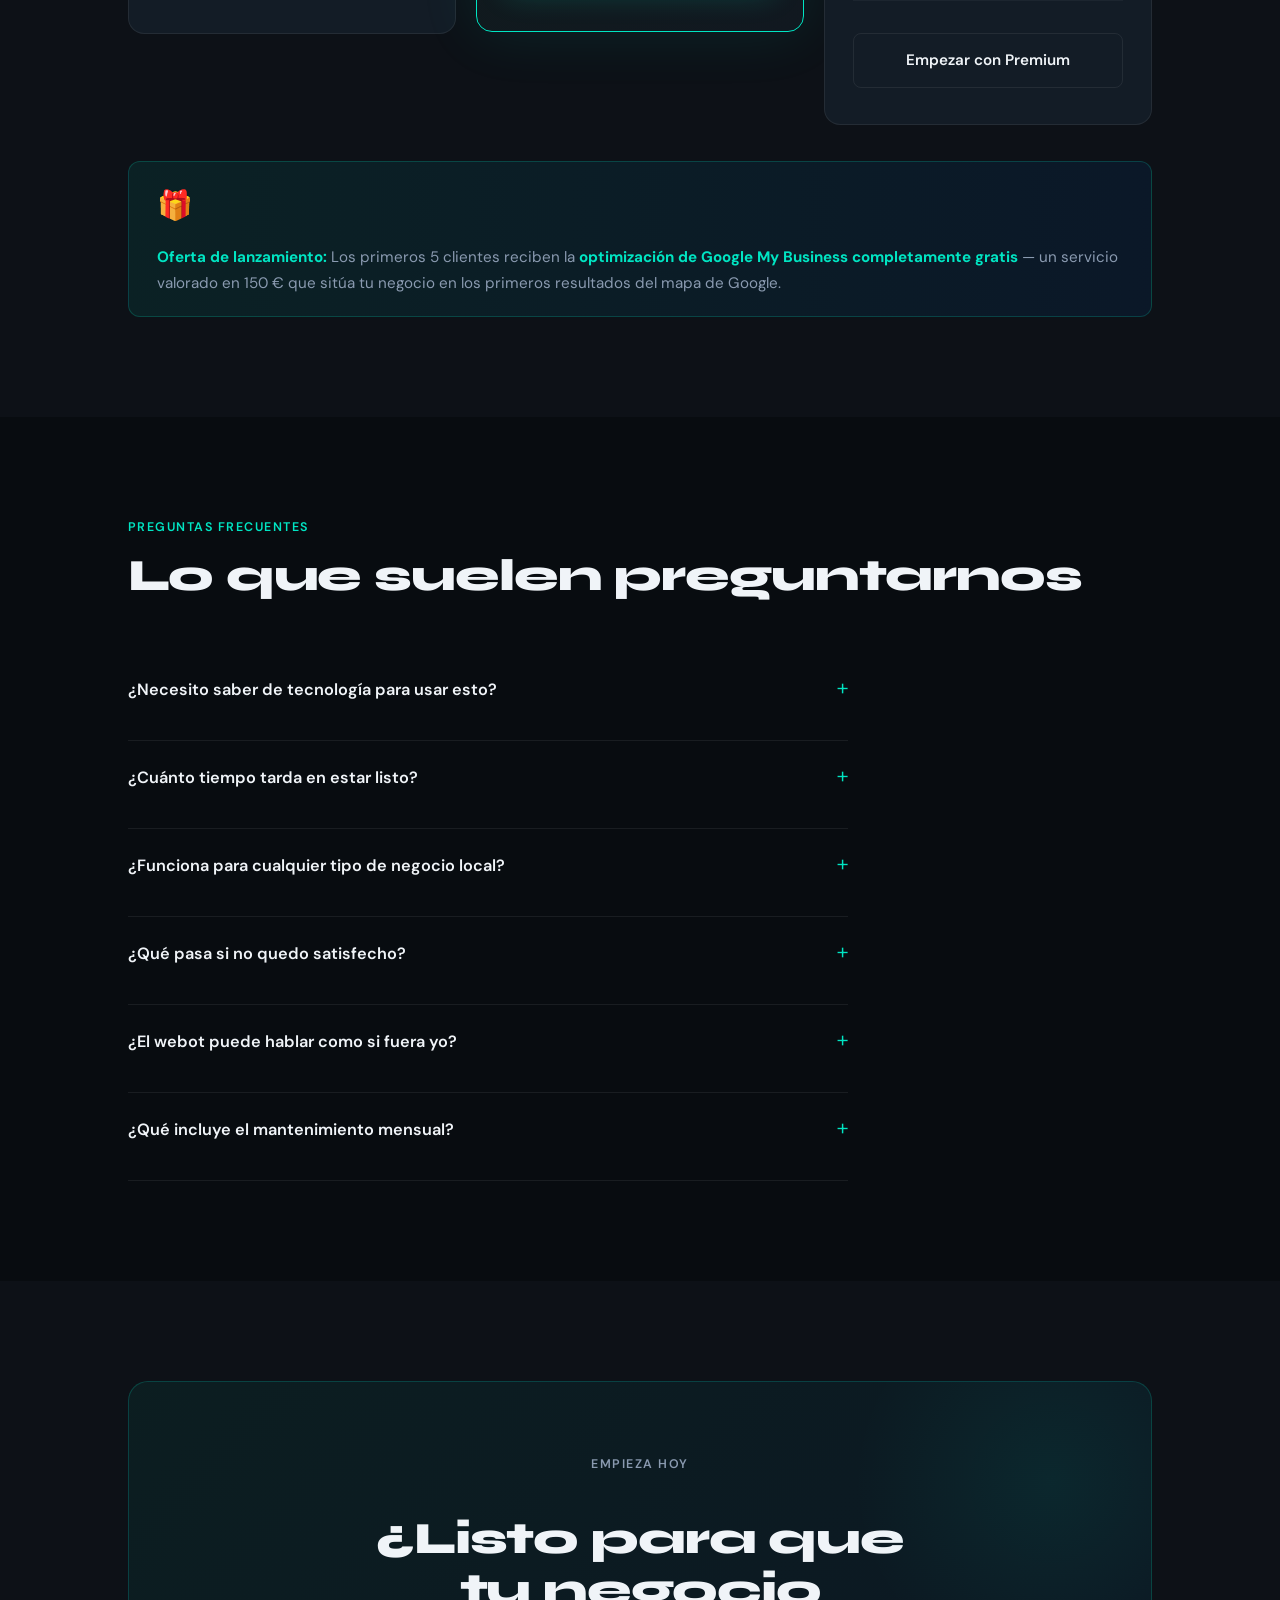
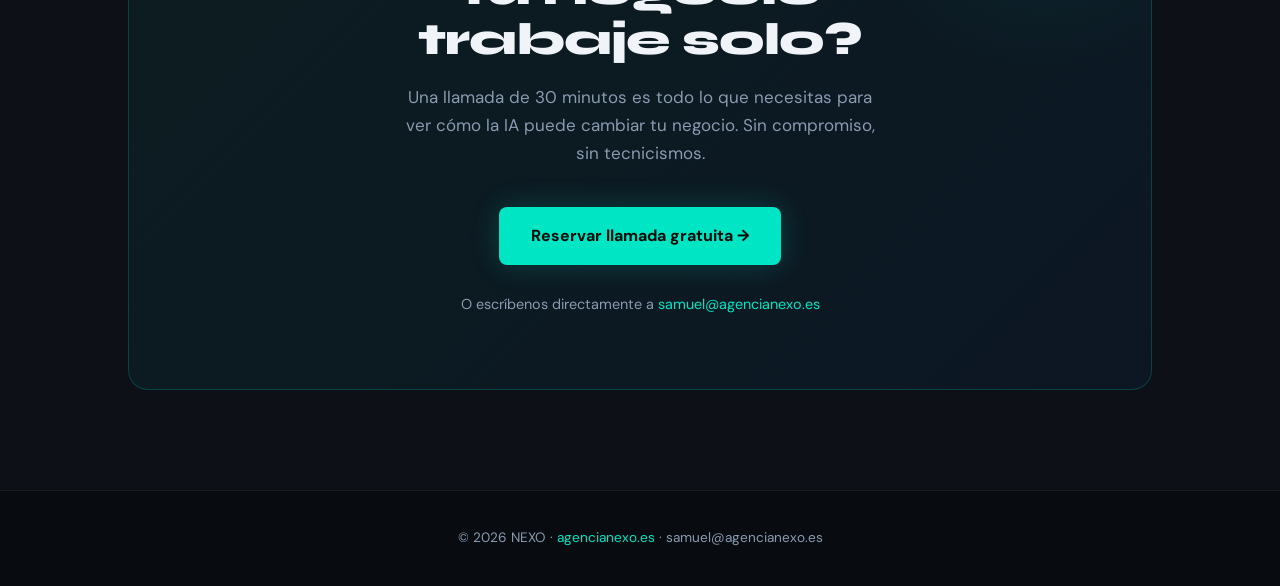
<file: nexo-landing.html>
<!DOCTYPE html>
<html lang="es">
<head>
<meta charset="UTF-8">
<meta name="viewport" content="width=device-width, initial-scale=1.0">
<title>NEXO — IA para negocios locales</title>
<link rel="icon" type="image/x-icon" href="favicon.ico">
<link rel="icon" type="image/png" sizes="32x32" href="favicon-32x32.png">
<link rel="apple-touch-icon" sizes="180x180" href="apple-touch-icon.png">
<link href="https://fonts.googleapis.com/css2?family=Syne:wght@400;600;700;800&family=DM+Sans:ital,wght@0,300;0,400;0,500;1,300&display=swap" rel="stylesheet">
<style>
  :root {
    --bg: #080c10;
    --bg2: #0d1117;
    --surface: #111820;
    --border: rgba(255,255,255,0.07);
    --accent: #00e5c3;
    --accent2: #0070f3;
    --text: #f0f4f8;
    --muted: #8a9ab0;
    --card: #131c26;
  }

  *, *::before, *::after { box-sizing: border-box; margin: 0; padding: 0; }

  html { scroll-behavior: smooth; }

  body {
    background: var(--bg);
    color: var(--text);
    font-family: 'DM Sans', sans-serif;
    font-size: 17px;
    line-height: 1.65;
    overflow-x: hidden;
  }

  /* NOISE TEXTURE */
  body::before {
    content: '';
    position: fixed;
    inset: 0;
    background-image: url("data:image/svg+xml,%3Csvg viewBox='0 0 256 256' xmlns='http://www.w3.org/2000/svg'%3E%3Cfilter id='noise'%3E%3CfeTurbulence type='fractalNoise' baseFrequency='0.9' numOctaves='4' stitchTiles='stitch'/%3E%3C/filter%3E%3Crect width='100%25' height='100%25' filter='url(%23noise)' opacity='0.03'/%3E%3C/svg%3E");
    pointer-events: none;
    z-index: 0;
    opacity: 0.4;
  }

  section { position: relative; z-index: 1; }

  .container { max-width: 1080px; margin: 0 auto; padding: 0 28px; }

  /* NAV */
  nav {
    position: fixed; top: 0; left: 0; right: 0;
    z-index: 100;
    padding: 18px 0;
    background: rgba(8,12,16,0.82);
    backdrop-filter: blur(18px);
    border-bottom: 1px solid var(--border);
  }
  nav .inner {
    max-width: 1080px; margin: 0 auto; padding: 0 28px;
    display: flex; align-items: center; justify-content: space-between;
  }
  .logo {
    font-family: 'Syne', sans-serif;
    font-weight: 800;
    font-size: 1.5rem;
    letter-spacing: -0.03em;
    color: var(--text);
    text-decoration: none;
  }
  .logo span { color: var(--accent); }
  nav a.cta-nav {
    background: var(--accent);
    color: #040a08;
    font-weight: 600;
    padding: 10px 22px;
    border-radius: 6px;
    text-decoration: none;
    font-size: 0.9rem;
    transition: opacity 0.2s;
  }
  nav a.cta-nav:hover { opacity: 0.85; }

  /* HERO */
  #hero {
    min-height: 100vh;
    display: flex; align-items: center;
    padding: 120px 0 80px;
    position: relative;
    overflow: hidden;
  }
  .hero-glow {
    position: absolute;
    width: 700px; height: 700px;
    border-radius: 50%;
    background: radial-gradient(circle, rgba(0,229,195,0.08) 0%, transparent 70%);
    top: -100px; right: -200px;
    pointer-events: none;
  }
  .hero-glow2 {
    position: absolute;
    width: 500px; height: 500px;
    border-radius: 50%;
    background: radial-gradient(circle, rgba(0,112,243,0.07) 0%, transparent 70%);
    bottom: 0; left: -150px;
    pointer-events: none;
  }
  .badge {
    display: inline-flex; align-items: center; gap: 8px;
    background: rgba(0,229,195,0.1);
    border: 1px solid rgba(0,229,195,0.25);
    color: var(--accent);
    font-size: 0.82rem;
    font-weight: 500;
    padding: 6px 14px;
    border-radius: 100px;
    margin-bottom: 28px;
    letter-spacing: 0.02em;
  }
  .badge::before {
    content: '';
    width: 7px; height: 7px;
    background: var(--accent);
    border-radius: 50%;
    animation: pulse 2s infinite;
  }
  @keyframes pulse {
    0%, 100% { opacity: 1; transform: scale(1); }
    50% { opacity: 0.4; transform: scale(0.7); }
  }
  h1 {
    font-family: 'Syne', sans-serif;
    font-size: clamp(2.6rem, 6vw, 4.2rem);
    font-weight: 800;
    line-height: 1.08;
    letter-spacing: -0.03em;
    margin-bottom: 24px;
    max-width: 780px;
  }
  h1 em {
    font-style: normal;
    background: linear-gradient(90deg, var(--accent), var(--accent2));
    -webkit-background-clip: text;
    -webkit-text-fill-color: transparent;
    background-clip: text;
  }
  .hero-sub {
    font-size: 1.15rem;
    color: var(--muted);
    max-width: 580px;
    margin-bottom: 40px;
    font-weight: 300;
  }
  .cta-btn {
    display: inline-flex; align-items: center; gap: 10px;
    background: var(--accent);
    color: #040a08;
    font-weight: 700;
    font-size: 1rem;
    padding: 16px 32px;
    border-radius: 8px;
    text-decoration: none;
    transition: transform 0.2s, box-shadow 0.2s;
    box-shadow: 0 0 30px rgba(0,229,195,0.2);
  }
  .cta-btn:hover {
    transform: translateY(-2px);
    box-shadow: 0 0 50px rgba(0,229,195,0.35);
  }
  .hero-stats {
    display: flex; gap: 48px;
    margin-top: 60px;
    padding-top: 40px;
    border-top: 1px solid var(--border);
    flex-wrap: wrap;
  }
  .stat-item strong {
    display: block;
    font-family: 'Syne', sans-serif;
    font-size: 2rem;
    font-weight: 800;
    color: var(--accent);
    letter-spacing: -0.03em;
  }
  .stat-item span { font-size: 0.88rem; color: var(--muted); }

  /* SECTION HEADERS */
  .section-label {
    font-size: 0.78rem;
    font-weight: 600;
    letter-spacing: 0.12em;
    color: var(--accent);
    text-transform: uppercase;
    margin-bottom: 14px;
  }
  h2 {
    font-family: 'Syne', sans-serif;
    font-size: clamp(1.9rem, 4vw, 2.8rem);
    font-weight: 800;
    line-height: 1.12;
    letter-spacing: -0.025em;
    margin-bottom: 18px;
  }
  .section-sub {
    font-size: 1.05rem;
    color: var(--muted);
    max-width: 540px;
    font-weight: 300;
  }

  /* PROBLEMA */
  #problema {
    padding: 100px 0;
    background: linear-gradient(180deg, var(--bg) 0%, var(--bg2) 100%);
  }
  .problem-grid {
    display: grid;
    grid-template-columns: 1fr 1fr;
    gap: 16px;
    margin-top: 52px;
  }
  @media (max-width: 680px) { .problem-grid { grid-template-columns: 1fr; } }
  .problem-card {
    background: var(--card);
    border: 1px solid var(--border);
    border-radius: 12px;
    padding: 28px;
    position: relative;
    overflow: hidden;
    transition: border-color 0.3s;
  }
  .problem-card:hover { border-color: rgba(0,229,195,0.2); }
  .problem-card::before {
    content: '';
    position: absolute; top: 0; left: 0; right: 0;
    height: 2px;
    background: linear-gradient(90deg, transparent, rgba(255,60,60,0.5), transparent);
  }
  .problem-icon { font-size: 1.6rem; margin-bottom: 14px; }
  .problem-card p { color: var(--muted); font-size: 0.97rem; }
  .problem-card strong { display: block; color: var(--text); font-size: 1.05rem; margin-bottom: 6px; font-weight: 500; }

  /* TRANSFORMACION */
  #transformacion {
    padding: 100px 0;
    background: var(--bg2);
  }
  .transform-table {
    margin-top: 52px;
    border-radius: 14px;
    overflow: hidden;
    border: 1px solid var(--border);
  }
  .transform-row {
    display: grid;
    grid-template-columns: 1fr 1fr;
    border-bottom: 1px solid var(--border);
  }
  .transform-row:last-child { border-bottom: none; }
  .transform-row.header {
    background: var(--surface);
  }
  .transform-cell {
    padding: 20px 28px;
    font-size: 0.97rem;
    border-right: 1px solid var(--border);
  }
  .transform-cell:last-child { border-right: none; }
  .transform-row.header .transform-cell {
    font-family: 'Syne', sans-serif;
    font-weight: 700;
    font-size: 0.9rem;
    letter-spacing: 0.05em;
    text-transform: uppercase;
  }
  .transform-row.header .transform-cell:first-child { color: #ff6b6b; }
  .transform-row.header .transform-cell:last-child { color: var(--accent); }
  .transform-row:not(.header):hover { background: rgba(255,255,255,0.02); }
  .transform-cell.bad { color: var(--muted); }
  .transform-cell.good { color: var(--text); }
  .transform-cell.good::before { content: '✓ '; color: var(--accent); font-weight: 700; }
  .transform-cell.bad::before { content: '✗ '; color: #ff6b6b; font-weight: 700; }
  @media (max-width: 580px) {
    .transform-row { grid-template-columns: 1fr; }
    .transform-cell { border-right: none; border-bottom: 1px solid var(--border); }
  }

  /* SERVICIO */
  #servicio {
    padding: 100px 0;
    background: var(--bg);
  }
  .service-grid {
    display: grid;
    grid-template-columns: repeat(3, 1fr);
    gap: 20px;
    margin-top: 52px;
  }
  @media (max-width: 800px) { .service-grid { grid-template-columns: 1fr; } }
  .service-card {
    background: var(--card);
    border: 1px solid var(--border);
    border-radius: 14px;
    padding: 32px 28px;
    transition: transform 0.3s, border-color 0.3s;
  }
  .service-card:hover { transform: translateY(-4px); border-color: rgba(0,229,195,0.25); }
  .service-num {
    font-family: 'Syne', sans-serif;
    font-size: 2.5rem;
    font-weight: 800;
    color: rgba(0,229,195,0.15);
    line-height: 1;
    margin-bottom: 16px;
  }
  .service-card h3 { font-family: 'Syne', sans-serif; font-size: 1.15rem; font-weight: 700; margin-bottom: 12px; }
  .service-card p { font-size: 0.95rem; color: var(--muted); }

  /* BENEFICIOS */
  #beneficios {
    padding: 100px 0;
    background: var(--bg2);
  }
  .benefits-grid {
    display: grid;
    grid-template-columns: repeat(2, 1fr);
    gap: 16px;
    margin-top: 52px;
  }
  @media (max-width: 640px) { .benefits-grid { grid-template-columns: 1fr; } }
  .benefit-item {
    display: flex; gap: 18px; align-items: flex-start;
    background: var(--card);
    border: 1px solid var(--border);
    border-radius: 12px;
    padding: 24px;
    transition: border-color 0.3s;
  }
  .benefit-item:hover { border-color: rgba(0,229,195,0.2); }
  .benefit-icon {
    width: 44px; height: 44px;
    background: rgba(0,229,195,0.1);
    border-radius: 10px;
    display: flex; align-items: center; justify-content: center;
    font-size: 1.2rem;
    flex-shrink: 0;
  }
  .benefit-item h4 { font-weight: 600; margin-bottom: 4px; font-size: 1rem; }
  .benefit-item p { font-size: 0.9rem; color: var(--muted); }

  /* PROCESO */
  #proceso {
    padding: 100px 0;
    background: var(--bg);
  }
  .steps {
    margin-top: 52px;
    position: relative;
  }
  .steps::before {
    content: '';
    position: absolute;
    left: 27px; top: 0; bottom: 0;
    width: 1px;
    background: linear-gradient(180deg, var(--accent), transparent);
  }
  .step {
    display: flex; gap: 28px; align-items: flex-start;
    margin-bottom: 44px;
    position: relative;
  }
  .step-num {
    width: 56px; height: 56px;
    background: var(--card);
    border: 1px solid var(--accent);
    border-radius: 50%;
    display: flex; align-items: center; justify-content: center;
    font-family: 'Syne', sans-serif;
    font-weight: 800;
    font-size: 1rem;
    color: var(--accent);
    flex-shrink: 0;
    position: relative;
    z-index: 1;
    box-shadow: 0 0 20px rgba(0,229,195,0.15);
  }
  .step-content h3 { font-family: 'Syne', sans-serif; font-weight: 700; font-size: 1.1rem; margin-bottom: 6px; }
  .step-tag {
    display: inline-block;
    background: rgba(0,112,243,0.12);
    color: #5aabff;
    font-size: 0.75rem;
    padding: 3px 10px;
    border-radius: 100px;
    margin-bottom: 10px;
    font-weight: 500;
  }
  .step-content p { font-size: 0.95rem; color: var(--muted); }

  /* PRECIOS */
  #precios {
    padding: 100px 0;
    background: var(--bg2);
  }
  .pricing-grid {
    display: grid;
    grid-template-columns: repeat(3, 1fr);
    gap: 20px;
    margin-top: 52px;
    align-items: start;
  }
  @media (max-width: 860px) { .pricing-grid { grid-template-columns: 1fr; max-width: 420px; margin-left: auto; margin-right: auto; } }
  .price-card {
    background: var(--card);
    border: 1px solid var(--border);
    border-radius: 16px;
    padding: 36px 28px;
    position: relative;
    transition: transform 0.3s;
  }
  .price-card:hover { transform: translateY(-4px); }
  .price-card.featured {
    border-color: var(--accent);
    background: linear-gradient(145deg, #0f1e1a, #111820);
    box-shadow: 0 0 60px rgba(0,229,195,0.1);
  }
  .featured-badge {
    position: absolute; top: -14px; left: 50%; transform: translateX(-50%);
    background: var(--accent);
    color: #040a08;
    font-size: 0.75rem;
    font-weight: 700;
    padding: 5px 16px;
    border-radius: 100px;
    white-space: nowrap;
  }
  .plan-name {
    font-family: 'Syne', sans-serif;
    font-size: 0.85rem;
    font-weight: 700;
    letter-spacing: 0.1em;
    text-transform: uppercase;
    color: var(--muted);
    margin-bottom: 18px;
  }
  .plan-price {
    font-family: 'Syne', sans-serif;
    font-size: 2.8rem;
    font-weight: 800;
    letter-spacing: -0.04em;
    line-height: 1;
    margin-bottom: 4px;
  }
  .plan-price span { font-size: 1.2rem; font-weight: 400; color: var(--muted); }
  .plan-monthly {
    font-size: 0.9rem;
    color: var(--muted);
    margin-bottom: 24px;
  }
  .plan-monthly strong { color: var(--accent); }
  .plan-desc {
    font-size: 0.88rem;
    color: var(--muted);
    margin-bottom: 28px;
    padding-bottom: 28px;
    border-bottom: 1px solid var(--border);
    font-style: italic;
  }
  .plan-features { list-style: none; margin-bottom: 32px; }
  .plan-features li {
    font-size: 0.93rem;
    color: var(--muted);
    padding: 8px 0;
    border-bottom: 1px solid rgba(255,255,255,0.04);
    display: flex; gap: 10px; align-items: flex-start;
  }
  .plan-features li::before { content: '✓'; color: var(--accent); font-weight: 700; flex-shrink: 0; }
  .plan-btn {
    display: block;
    text-align: center;
    padding: 14px;
    border-radius: 8px;
    font-weight: 600;
    font-size: 0.95rem;
    text-decoration: none;
    transition: all 0.2s;
  }
  .plan-btn.outline {
    border: 1px solid var(--border);
    color: var(--text);
  }
  .plan-btn.outline:hover { border-color: var(--accent); color: var(--accent); }
  .plan-btn.solid {
    background: var(--accent);
    color: #040a08;
    box-shadow: 0 0 30px rgba(0,229,195,0.2);
  }
  .plan-btn.solid:hover { box-shadow: 0 0 50px rgba(0,229,195,0.4); }
  .promo-banner {
    margin-top: 36px;
    background: linear-gradient(90deg, rgba(0,229,195,0.08), rgba(0,112,243,0.08));
    border: 1px solid rgba(0,229,195,0.2);
    border-radius: 12px;
    padding: 20px 28px;
    display: flex; align-items: center; gap: 16px;
    flex-wrap: wrap;
  }
  .promo-banner strong { color: var(--accent); }
  .promo-banner p { font-size: 0.95rem; color: var(--muted); }
  .promo-icon { font-size: 1.8rem; }

  /* FAQS */
  #faqs {
    padding: 100px 0;
    background: var(--bg);
  }
  .faq-list { margin-top: 52px; max-width: 720px; }
  .faq-item {
    border-bottom: 1px solid var(--border);
    padding: 24px 0;
  }
  .faq-q {
    font-weight: 600;
    font-size: 1.02rem;
    margin-bottom: 12px;
    color: var(--text);
    cursor: pointer;
    display: flex; justify-content: space-between; align-items: flex-start; gap: 20px;
  }
  .faq-q::after {
    content: '+';
    color: var(--accent);
    font-size: 1.4rem;
    font-weight: 300;
    flex-shrink: 0;
    line-height: 1;
    transition: transform 0.3s;
  }
  .faq-item.open .faq-q::after { transform: rotate(45deg); }
  .faq-a {
    font-size: 0.95rem;
    color: var(--muted);
    display: none;
    padding-right: 40px;
  }
  .faq-item.open .faq-a { display: block; }

  /* CTA FINAL */
  #cta {
    padding: 100px 0;
    background: var(--bg2);
    text-align: center;
  }
  .cta-box {
    background: linear-gradient(135deg, rgba(0,229,195,0.06), rgba(0,112,243,0.06));
    border: 1px solid rgba(0,229,195,0.2);
    border-radius: 20px;
    padding: 72px 40px;
    position: relative;
    overflow: hidden;
  }
  .cta-box::before {
    content: '';
    position: absolute;
    width: 400px; height: 400px;
    border-radius: 50%;
    background: radial-gradient(circle, rgba(0,229,195,0.07) 0%, transparent 70%);
    top: -100px; right: -100px;
    pointer-events: none;
  }
  .cta-box h2 { max-width: 600px; margin: 0 auto 18px; }
  .cta-box p { color: var(--muted); max-width: 480px; margin: 0 auto 40px; }
  .cta-email {
    display: block;
    margin-top: 28px;
    color: var(--muted);
    font-size: 0.9rem;
  }
  .cta-email a { color: var(--accent); text-decoration: none; }

  /* FOOTER */
  footer {
    padding: 36px 0;
    border-top: 1px solid var(--border);
    text-align: center;
    color: var(--muted);
    font-size: 0.85rem;
  }
  footer a { color: var(--accent); text-decoration: none; }

  /* ANIMATIONS */
  .fade-up {
    opacity: 0;
    transform: translateY(28px);
    transition: opacity 0.6s ease, transform 0.6s ease;
  }
  .fade-up.visible {
    opacity: 1;
    transform: translateY(0);
  }
</style>
</head>
<body>

<!-- NAV -->
<nav>
  <div class="inner">
    <a href="#" class="logo">NEX<span>O</span></a>
    <a href="#cta" class="cta-nav">Hablar con NEXO →</a>
  </div>
</nav>

<!-- HERO -->
<section id="hero">
  <div class="hero-glow"></div>
  <div class="hero-glow2"></div>
  <div class="container">
    <div class="badge">Inteligencia Artificial para negocios locales</div>
    <h1>Tu negocio local, trabajando solo.<br><em>Incluso cuando tú no estás.</em></h1>
    <p class="hero-sub">En NEXO instalamos inteligencia artificial en tu empresa para que atienda clientes, gestione consultas y automatice tareas repetitivas — sin que tengas que entender nada de tecnología.</p>
    <a href="#cta" class="cta-btn">Quiero ver cómo funciona para mi negocio →</a>
    <div class="hero-stats">
      <div class="stat-item">
        <strong>24/7</strong>
        <span>Tu negocio nunca duerme</span>
      </div>
      <div class="stat-item">
        <strong>7–12</strong>
        <span>días hasta tenerlo listo</span>
      </div>
      <div class="stat-item">
        <strong>100%</strong>
        <span>Garantía de satisfacción</span>
      </div>
    </div>
  </div>
</section>

<!-- PROBLEMA -->
<section id="problema">
  <div class="container">
    <div class="fade-up">
      <p class="section-label">El problema</p>
      <h2>El problema que tienen casi todos los negocios locales</h2>
      <p class="section-sub">No es culpa tuya. Es que nadie te ha dado las herramientas adecuadas. Hasta ahora.</p>
    </div>
    <div class="problem-grid">
      <div class="problem-card fade-up">
        <div class="problem-icon">⏰</div>
        <strong>Pierdes clientes por no atenderles a tiempo</strong>
        <p>Cada mensaje sin responder es una venta que se va a la competencia.</p>
      </div>
      <div class="problem-card fade-up">
        <div class="problem-icon">🔁</div>
        <strong>Respondes los mismos mensajes una y otra vez</strong>
        <p>Horarios, precios, disponibilidad… siempre lo mismo, todos los días.</p>
      </div>
      <div class="problem-card fade-up">
        <div class="problem-icon">💤</div>
        <strong>Tu web no genera nada</strong>
        <p>Tienes una web pero no capta clientes ni trabaja por ti cuando estás ocupado.</p>
      </div>
      <div class="problem-card fade-up">
        <div class="problem-icon">🌑</div>
        <strong>Cuando cierras, tu negocio desaparece</strong>
        <p>Fuera de horario no hay nadie que atienda, y los clientes buscan a quien sí está.</p>
      </div>
    </div>
  </div>
</section>

<!-- TRANSFORMACION -->
<section id="transformacion">
  <div class="container">
    <div class="fade-up">
      <p class="section-label">La transformación</p>
      <h2>Lo que cambia cuando trabajas con NEXO</h2>
      <p class="section-sub">Del antes al después. Visible, medible y real.</p>
    </div>
    <div class="transform-table fade-up">
      <div class="transform-row header">
        <div class="transform-cell">✗ Antes</div>
        <div class="transform-cell">✓ Después con NEXO</div>
      </div>
      <div class="transform-row">
        <div class="transform-cell bad">Respondes mensajes manualmente</div>
        <div class="transform-cell good">Un asistente IA lo hace por ti, 24/7</div>
      </div>
      <div class="transform-row">
        <div class="transform-cell bad">Tu web es un folleto sin vida</div>
        <div class="transform-cell good">Tu web capta y atiende clientes sola</div>
      </div>
      <div class="transform-row">
        <div class="transform-cell bad">Horas perdidas en tareas repetitivas</div>
        <div class="transform-cell good">Automatizadas en minutos</div>
      </div>
      <div class="transform-row">
        <div class="transform-cell bad">Fuera de horario, negocio cerrado</div>
        <div class="transform-cell good">Tu negocio nunca duerme</div>
      </div>
      <div class="transform-row">
        <div class="transform-cell bad">Tecnología cara e inaccesible</div>
        <div class="transform-cell good">Implementada, lista y funcionando</div>
      </div>
    </div>
  </div>
</section>

<!-- SERVICIO -->
<section id="servicio">
  <div class="container">
    <div class="fade-up">
      <p class="section-label">El servicio</p>
      <h2>Qué hace exactamente NEXO por ti</h2>
      <p class="section-sub">Todo implementado. Todo funcionando. Sin que tengas que tocar nada.</p>
    </div>
    <div class="service-grid">
      <div class="service-card fade-up">
        <div class="service-num">01</div>
        <h3>Webs con IA integrada</h3>
        <p>Webs modernas con un webot activo 24/7 que responde, recoge datos y guía al cliente hacia la venta.</p>
      </div>
      <div class="service-card fade-up">
        <div class="service-num">02</div>
        <h3>Chatbot / Asistente virtual</h3>
        <p>Un asistente entrenado con la información de tu negocio, que suena natural y atiende como si fueras tú.</p>
      </div>
      <div class="service-card fade-up">
        <div class="service-num">03</div>
        <h3>Automatización de tareas</h3>
        <p>Reservas, respuestas a reseñas, seguimiento de clientes, recordatorios… automatizados para siempre.</p>
      </div>
    </div>
  </div>
</section>

<!-- BENEFICIOS -->
<section id="beneficios">
  <div class="container">
    <div class="fade-up">
      <p class="section-label">Beneficios</p>
      <h2>Lo que ganas realmente</h2>
      <p class="section-sub">No solo tecnología. Tiempo, clientes y tranquilidad.</p>
    </div>
    <div class="benefits-grid">
      <div class="benefit-item fade-up">
        <div class="benefit-icon">⏱️</div>
        <div>
          <h4>Tiempo libre</h4>
          <p>Deja de responder lo mismo 30 veces al día. Tu IA lo hace sola.</p>
        </div>
      </div>
      <div class="benefit-item fade-up">
        <div class="benefit-icon">🟢</div>
        <div>
          <h4>Clientes atendidos siempre</h4>
          <p>Aunque sean las 11 de la noche, hay alguien respondiendo.</p>
        </div>
      </div>
      <div class="benefit-item fade-up">
        <div class="benefit-icon">🌐</div>
        <div>
          <h4>Web que trabaja por ti</h4>
          <p>No solo un escaparate bonito. Una máquina de captar clientes.</p>
        </div>
      </div>
      <div class="benefit-item fade-up">
        <div class="benefit-icon">🏆</div>
        <div>
          <h4>Imagen profesional</h4>
          <p>Diferénciate de la competencia local que sigue en el siglo pasado.</p>
        </div>
      </div>
      <div class="benefit-item fade-up">
        <div class="benefit-icon">🔧</div>
        <div>
          <h4>Sin complicaciones técnicas</h4>
          <p>Nosotros lo montamos todo. Tú solo ves los resultados.</p>
        </div>
      </div>
      <div class="benefit-item fade-up">
        <div class="benefit-icon">📈</div>
        <div>
          <h4>Resultados desde el primer mes</h4>
          <p>No en 6 meses. Empiezas a notar el cambio desde la primera semana.</p>
        </div>
      </div>
    </div>
  </div>
</section>

<!-- PROCESO -->
<section id="proceso">
  <div class="container">
    <div class="fade-up">
      <p class="section-label">Cómo trabajamos</p>
      <h2>Así es trabajar con NEXO</h2>
      <p class="section-sub">Desde la primera llamada hasta los resultados. Simple y sin sorpresas.</p>
    </div>
    <div class="steps">
      <div class="step fade-up">
        <div class="step-num">1</div>
        <div class="step-content">
          <span class="step-tag">Día 1</span>
          <h3>Diagnóstico gratuito</h3>
          <p>Hablamos 30 minutos. Analizamos tu negocio, tus tareas y qué solución encaja mejor. Sin compromiso.</p>
        </div>
      </div>
      <div class="step fade-up">
        <div class="step-num">2</div>
        <div class="step-content">
          <span class="step-tag">Días 1–2</span>
          <h3>Propuesta personalizada</h3>
          <p>Te enviamos un plan concreto con lo que vamos a implementar, los tiempos y el precio exacto.</p>
        </div>
      </div>
      <div class="step fade-up">
        <div class="step-num">3</div>
        <div class="step-content">
          <span class="step-tag">Días 3–10</span>
          <h3>Implementación</h3>
          <p>Montamos tu web, configuramos el webot y automatizamos los procesos acordados. Tú no tienes que hacer nada.</p>
        </div>
      </div>
      <div class="step fade-up">
        <div class="step-num">4</div>
        <div class="step-content">
          <span class="step-tag">Días 10–12</span>
          <h3>Entrega y formación</h3>
          <p>Te lo entregamos funcionando y te explicamos en 20 minutos cómo sacarle partido. Sin tecnicismos.</p>
        </div>
      </div>
      <div class="step fade-up">
        <div class="step-num">5</div>
        <div class="step-content">
          <span class="step-tag">Mensual</span>
          <h3>Soporte continuo</h3>
          <p>Seguimos contigo cada mes para mejorar, ajustar y escalar lo que ya funciona.</p>
        </div>
      </div>
    </div>
  </div>
</section>

<!-- PRECIOS -->
<section id="precios">
  <div class="container">
    <div class="fade-up">
      <p class="section-label">Precios</p>
      <h2>Elige el plan que mejor encaja</h2>
      <p class="section-sub">Pago único + mantenimiento mensual opcional. Sin permanencia.</p>
    </div>
    <div class="pricing-grid fade-up">

      <div class="price-card">
        <p class="plan-name">Básico</p>
        <div class="plan-price">497<span>€</span></div>
        <p class="plan-monthly">+ <strong>29 €/mes</strong> mantenimiento</p>
        <p class="plan-desc">Ideal para negocios que quieren presencia digital profesional y un primer asistente automático.</p>
        <ul class="plan-features">
          <li>Web profesional moderna</li>
          <li>Webot básico con respuestas automáticas</li>
          <li>Formulario de captación de clientes</li>
          <li>Optimización básica en Google</li>
          <li>Soporte por email</li>
        </ul>
        <a href="#cta" class="plan-btn outline">Empezar con Básico</a>
      </div>

      <div class="price-card featured">
        <div class="featured-badge">⭐ Más elegido</div>
        <p class="plan-name">Pro</p>
        <div class="plan-price">897<span>€</span></div>
        <p class="plan-monthly">+ <strong>49 €/mes</strong> mantenimiento</p>
        <p class="plan-desc">Ideal para hostelería, talleres, inmobiliarias y negocios con flujo constante de clientes.</p>
        <ul class="plan-features">
          <li>Todo lo del plan Básico</li>
          <li>Webot avanzado (FAQs, leads, consultas)</li>
          <li>2 automatizaciones de tareas</li>
          <li>Integración con WhatsApp Business</li>
          <li>Soporte prioritario</li>
        </ul>
        <a href="#cta" class="plan-btn solid">Empezar con Pro</a>
      </div>

      <div class="price-card">
        <p class="plan-name">Premium</p>
        <div class="plan-price">1.497<span>€</span></div>
        <p class="plan-monthly">+ <strong>79 €/mes</strong> mantenimiento</p>
        <p class="plan-desc">Para negocios que quieren que la IA se convierta en parte real de su operativa diaria.</p>
        <ul class="plan-features">
          <li>Todo lo del plan Pro</li>
          <li>Webot con IA conversacional avanzada</li>
          <li>Hasta 5 automatizaciones personalizadas</li>
          <li>Estrategia de captación automatizada</li>
          <li>Reunión mensual de seguimiento</li>
          <li>Respuesta garantizada en menos de 24h</li>
        </ul>
        <a href="#cta" class="plan-btn outline">Empezar con Premium</a>
      </div>

    </div>

    <div class="promo-banner fade-up">
      <div class="promo-icon">🎁</div>
      <div>
        <p><strong>Oferta de lanzamiento:</strong> Los primeros 5 clientes reciben la <strong>optimización de Google My Business completamente gratis</strong> — un servicio valorado en 150 € que sitúa tu negocio en los primeros resultados del mapa de Google.</p>
      </div>
    </div>
  </div>
</section>

<!-- FAQS -->
<section id="faqs">
  <div class="container">
    <div class="fade-up">
      <p class="section-label">Preguntas frecuentes</p>
      <h2>Lo que suelen preguntarnos</h2>
    </div>
    <div class="faq-list">
      <div class="faq-item fade-up">
        <div class="faq-q">¿Necesito saber de tecnología para usar esto?</div>
        <div class="faq-a">No. Nosotros nos encargamos de todo. Tú solo ves los resultados.</div>
      </div>
      <div class="faq-item fade-up">
        <div class="faq-q">¿Cuánto tiempo tarda en estar listo?</div>
        <div class="faq-a">Entre 7 y 12 días desde que confirmamos el proyecto.</div>
      </div>
      <div class="faq-item fade-up">
        <div class="faq-q">¿Funciona para cualquier tipo de negocio local?</div>
        <div class="faq-a">Sí. Hemos diseñado nuestros servicios pensando en hostelería, talleres, inmobiliarias, clínicas y comercios locales de la zona de Don Benito y Villanueva de la Serena.</div>
      </div>
      <div class="faq-item fade-up">
        <div class="faq-q">¿Qué pasa si no quedo satisfecho?</div>
        <div class="faq-a">Ofrecemos garantía de satisfacción. Si en los primeros 30 días no ves valor, estudiamos juntos qué ajustar — o te devolvemos el dinero.</div>
      </div>
      <div class="faq-item fade-up">
        <div class="faq-q">¿El webot puede hablar como si fuera yo?</div>
        <div class="faq-a">Sí. Lo entrenamos con la información de tu negocio para que suene natural y coherente con tu marca.</div>
      </div>
      <div class="faq-item fade-up">
        <div class="faq-q">¿Qué incluye el mantenimiento mensual?</div>
        <div class="faq-a">Actualizaciones, mejoras del webot, soporte técnico y revisión mensual del rendimiento.</div>
      </div>
    </div>
  </div>
</section>

<!-- CTA FINAL -->
<section id="cta">
  <div class="container">
    <div class="cta-box fade-up">
      <p class="section-label">Empieza hoy</p>
      <h2>¿Listo para que tu negocio trabaje solo?</h2>
      <p>Una llamada de 30 minutos es todo lo que necesitas para ver cómo la IA puede cambiar tu negocio. Sin compromiso, sin tecnicismos.</p>
      <a href="mailto:samuel@agencianexo.es" class="cta-btn">Reservar llamada gratuita →</a>
      <span class="cta-email">O escríbenos directamente a <a href="mailto:samuel@agencianexo.es">samuel@agencianexo.es</a></span>
    </div>
  </div>
</section>

<!-- Script Calendly -->
<link href="https://assets.calendly.com/assets/external/widget.css" rel="stylesheet">
<script src="https://assets.calendly.com/assets/external/widget.js" type="text/javascript" async></script>

<!-- MODAL CALENDLY -->
<div id="modal-overlay" style="
  display:none; position:fixed; inset:0; z-index:999;
  background:rgba(0,0,0,0.82); backdrop-filter:blur(10px);
  align-items:center; justify-content:center; padding:20px;
">
  <div style="
    background:#111820; border:1px solid rgba(0,229,195,0.25);
    border-radius:18px; max-width:780px; width:100%;
    position:relative; box-shadow:0 0 80px rgba(0,229,195,0.12);
    overflow:hidden;
  ">
    <div style="
      padding:24px 32px 20px;
      border-bottom:1px solid rgba(255,255,255,0.07);
      display:flex; align-items:center; justify-content:space-between;
    ">
      <div>
        <p style="font-size:0.75rem;font-weight:600;letter-spacing:0.12em;color:#00e5c3;text-transform:uppercase;margin-bottom:4px;">Llamada gratuita &middot; 30 minutos</p>
        <h3 style="font-family:'Syne',sans-serif;font-size:1.25rem;font-weight:800;color:#f0f4f8;letter-spacing:-0.02em;">Reserva tu hueco con NEXO</h3>
      </div>
      <button id="modal-close" style="
        background:rgba(255,255,255,0.06); border:1px solid rgba(255,255,255,0.1);
        color:#8a9ab0; font-size:1.2rem; cursor:pointer;
        width:36px; height:36px; border-radius:8px;
        display:flex; align-items:center; justify-content:center;
      " onmouseover="this.style.background='rgba(255,255,255,0.14)'"
         onmouseout="this.style.background='rgba(255,255,255,0.06)'">&#xd7;</button>
    </div>
    <div
      class="calendly-inline-widget"
      data-url="https://calendly.com/tienda-online-ssm/30min?hide_gdpr_banner=1&background_color=0d1117&text_color=f0f4f8&primary_color=00e5c3"
      style="min-width:100%;height:660px;">
    </div>
  </div>
</div>

<!-- FOOTER -->
<footer>
  <p>© 2026 NEXO · <a href="https://agencianexo.es">agencianexo.es</a> · samuel@agencianexo.es</p>
</footer>

<script>
  // MODAL
  function openModal() {
    const overlay = document.getElementById('modal-overlay');
    overlay.style.display = 'flex';
    document.body.style.overflow = 'hidden';
  }
  function closeModal() {
    document.getElementById('modal-overlay').style.display = 'none';
    document.body.style.overflow = '';
  }
  document.getElementById('modal-close').addEventListener('click', closeModal);
  document.getElementById('modal-overlay').addEventListener('click', function(e) {
    if (e.target === this) closeModal();
  });

  // Todos los botones CTA abren el modal
  document.querySelectorAll('.cta-btn, .plan-btn').forEach(btn => {
    btn.addEventListener('click', function(e) {
      e.preventDefault();
      openModal();
    });
  });
  document.querySelector('nav a.cta-nav').addEventListener('click', function(e) {
    e.preventDefault();
    openModal();
  });

  // Formulario gestionado por Calendly

  // FAQ toggle
  document.querySelectorAll('.faq-q').forEach(q => {
    q.addEventListener('click', () => {
      const item = q.parentElement;
      const isOpen = item.classList.contains('open');
      document.querySelectorAll('.faq-item').forEach(i => i.classList.remove('open'));
      if (!isOpen) item.classList.add('open');
    });
  });

  // Fade-up on scroll
  const observer = new IntersectionObserver((entries) => {
    entries.forEach(entry => {
      if (entry.isIntersecting) entry.target.classList.add('visible');
    });
  }, { threshold: 0.1 });
  document.querySelectorAll('.fade-up').forEach(el => observer.observe(el));
</script>
</body>
</html>
</file>
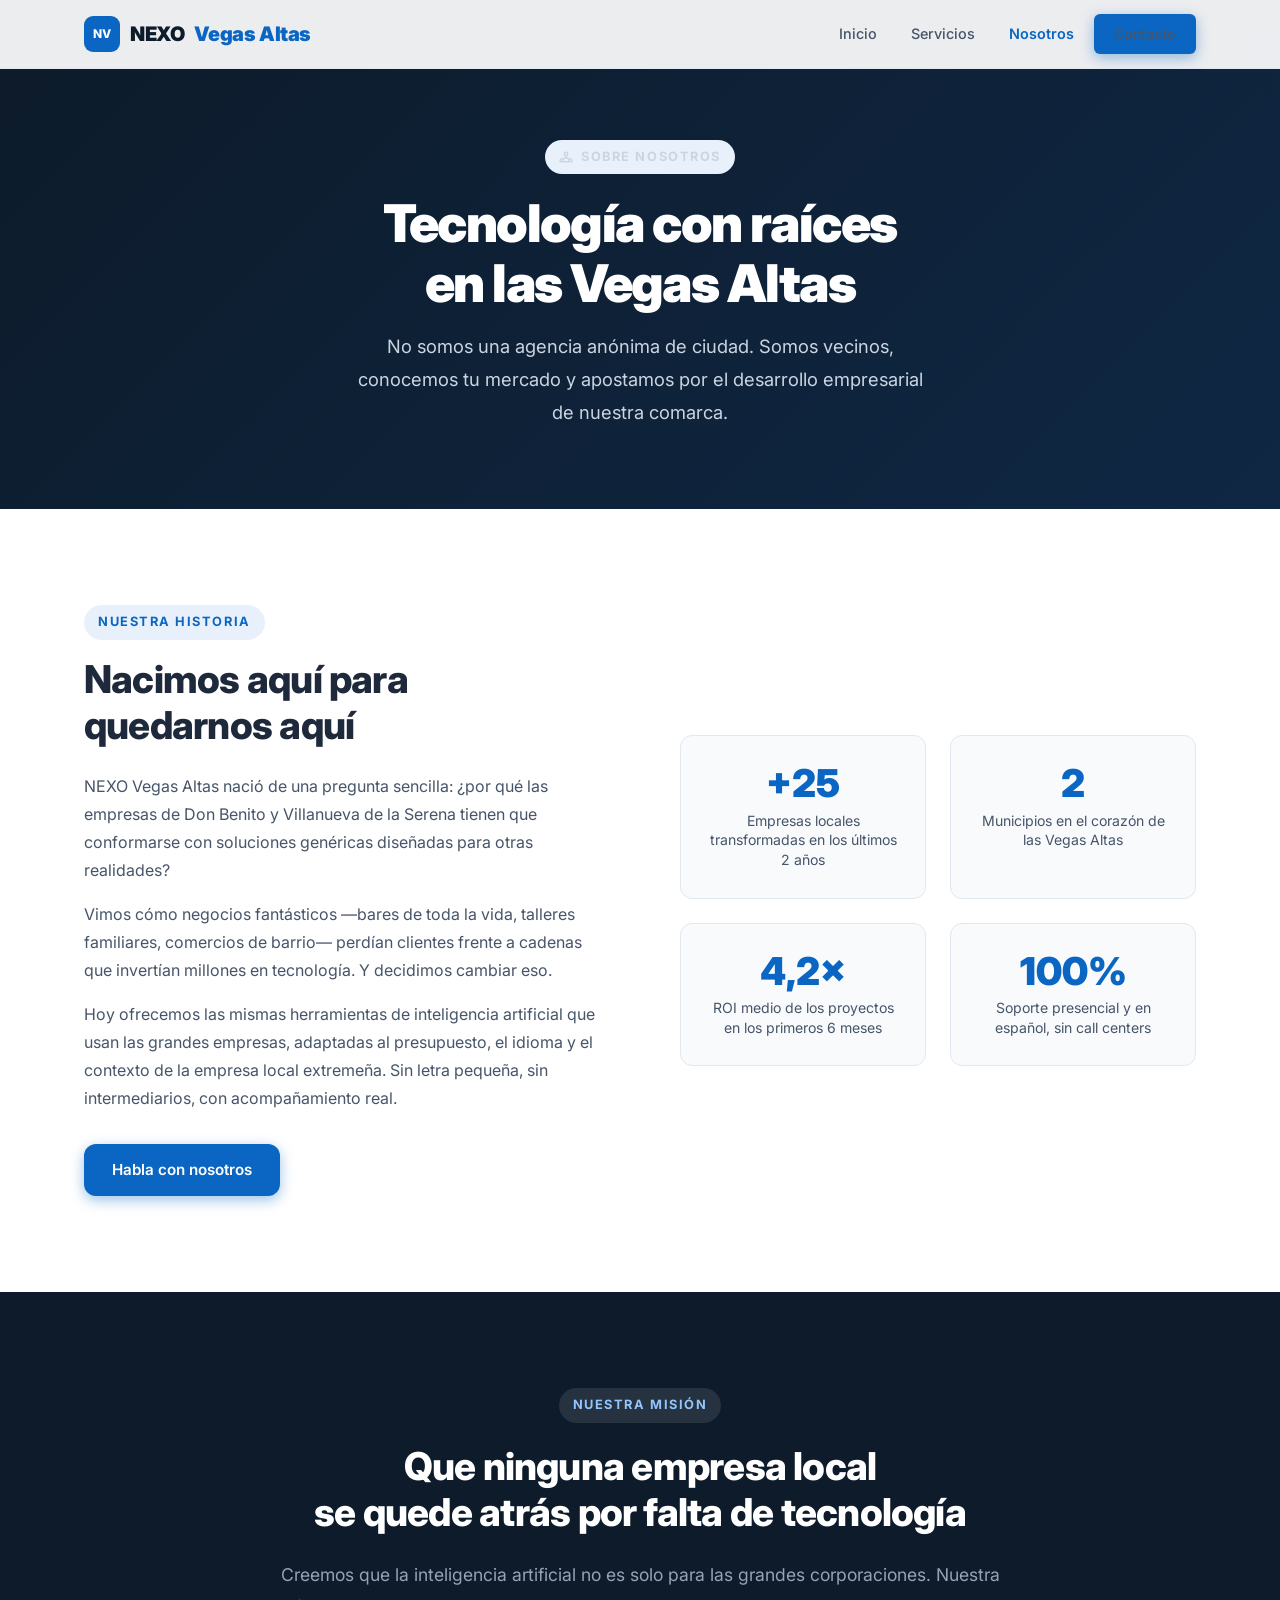
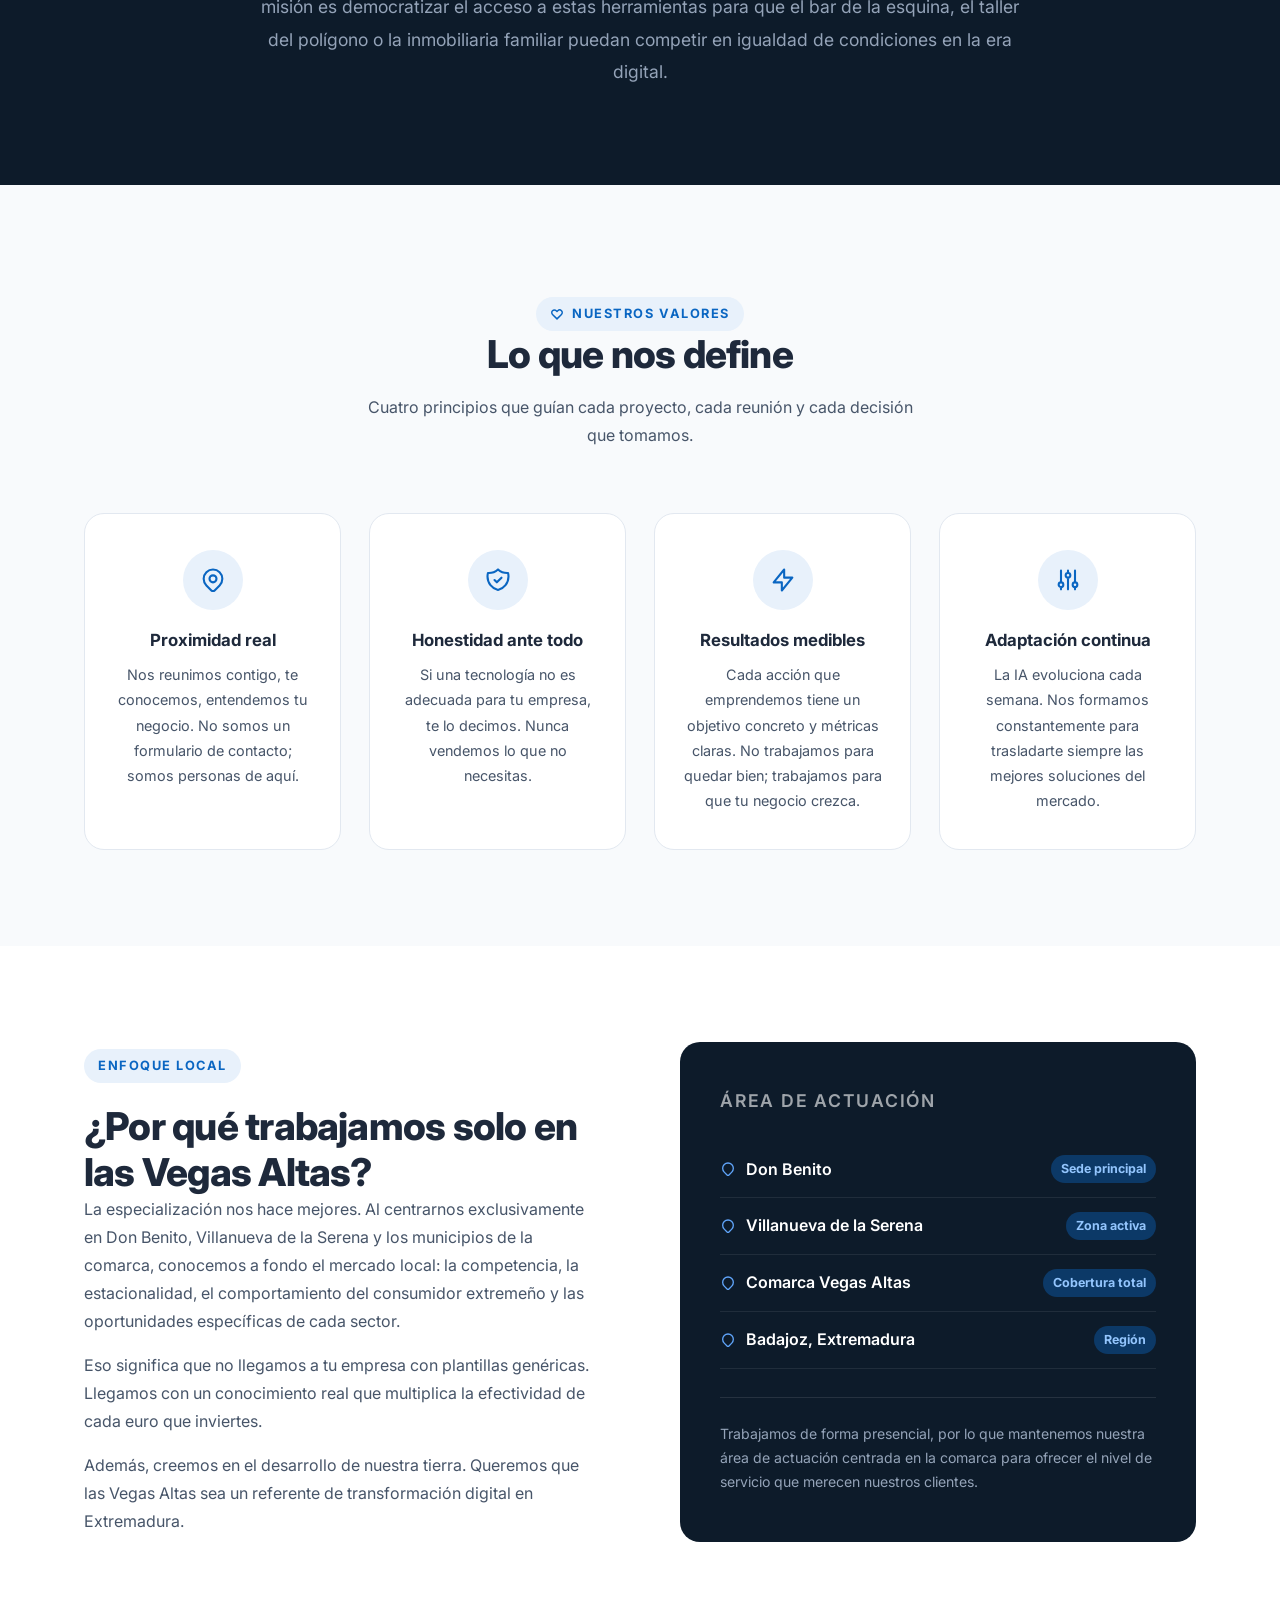
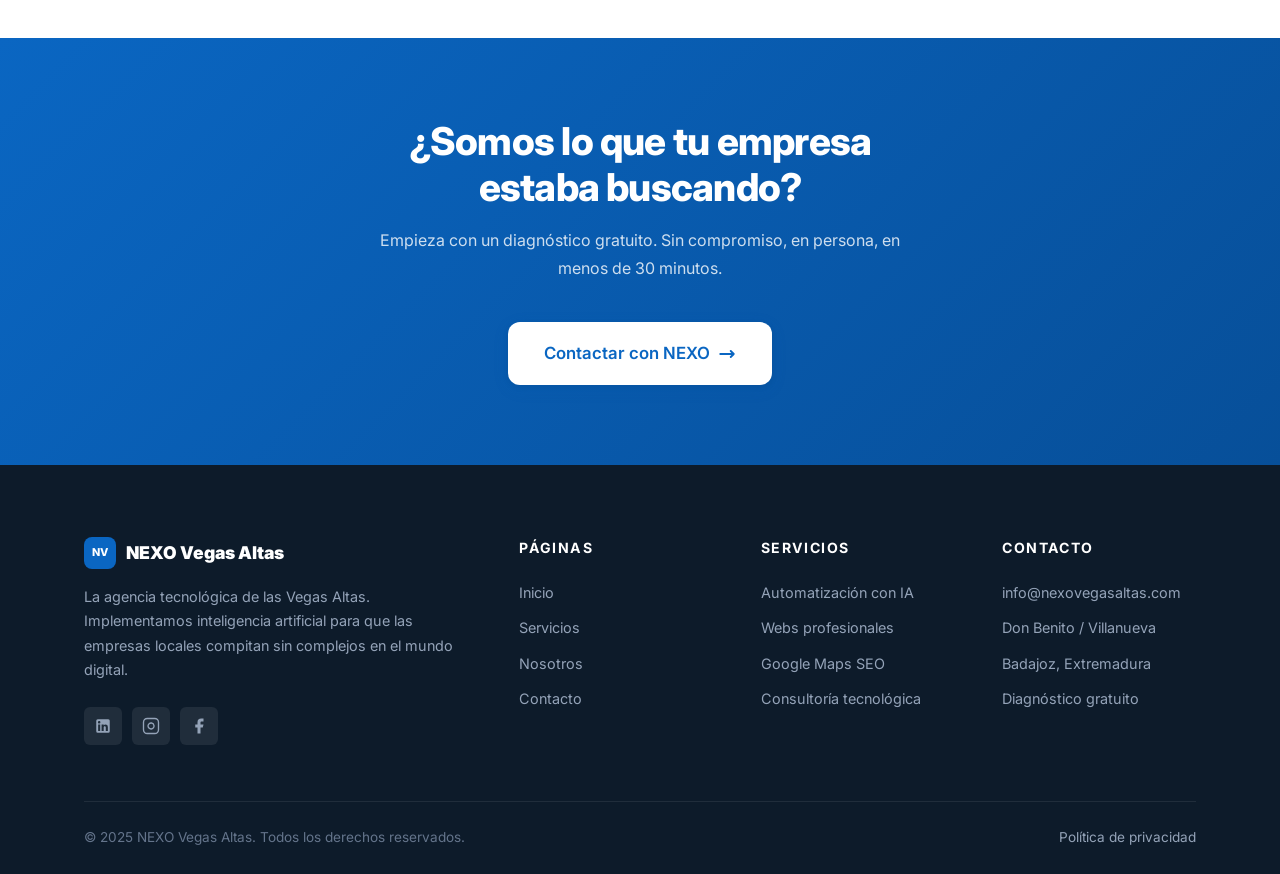
<file: nosotros.html>
<!DOCTYPE html>
<html lang="es">
<head>
  <meta charset="UTF-8" />
  <meta name="viewport" content="width=device-width, initial-scale=1.0" />
  <title>Sobre Nosotros — NEXO Vegas Altas | Agencia de IA local</title>
  <meta name="description" content="Conoce la historia, misión y valores de NEXO Vegas Altas, la agencia tecnológica nacida en Don Benito para impulsar a las empresas de las Vegas Altas con inteligencia artificial." />
  <meta property="og:title" content="Sobre Nosotros — NEXO Vegas Altas" />
  <meta property="og:description" content="Somos una agencia tecnológica 100% local, comprometida con el desarrollo empresarial de las Vegas Altas mediante IA y transformación digital." />
  <meta property="og:type" content="website" />
  <meta property="og:locale" content="es_ES" />
  <link rel="icon" type="image/svg+xml" href="favicon.svg" />
  <link rel="stylesheet" href="styles.css" />
</head>
<body>

  <!-- NAVBAR -->
  <header class="navbar" role="banner">
    <div class="container">
      <nav class="navbar-inner" aria-label="Navegación principal">
        <a href="index.html" class="navbar-logo">
          <span class="logo-dot">NV</span>
          NEXO <span>Vegas Altas</span>
        </a>
        <ul class="navbar-links" role="list">
          <li><a href="index.html">Inicio</a></li>
          <li><a href="servicios.html">Servicios</a></li>
          <li><a href="nosotros.html">Nosotros</a></li>
          <li><a href="contacto.html" class="btn btn-primary">Contacto</a></li>
        </ul>
        <button class="hamburger" aria-label="Abrir menú" aria-expanded="false">
          <span></span><span></span><span></span>
        </button>
      </nav>
      <div class="mobile-menu" role="navigation">
        <a href="index.html">Inicio</a>
        <a href="servicios.html">Servicios</a>
        <a href="nosotros.html">Nosotros</a>
        <a href="contacto.html" class="btn btn-primary">Contacto</a>
      </div>
    </div>
  </header>

  <main>

    <!-- HERO -->
    <section class="about-hero" aria-label="Cabecera sobre nosotros">
      <div class="container">
        <p class="section-label" style="margin: 0 auto 20px; width: fit-content;">
          <svg xmlns="http://www.w3.org/2000/svg" width="14" height="14" fill="none" viewBox="0 0 24 24" stroke="currentColor" stroke-width="2.5"><path stroke-linecap="round" stroke-linejoin="round" d="M17 20h5v-2a3 3 0 00-5.356-1.857M17 20H7m10 0v-2c0-.656-.126-1.283-.356-1.857M7 20H2v-2a3 3 0 015.356-1.857M7 20v-2c0-.656.126-1.283.356-1.857m0 0a5.002 5.002 0 019.288 0M15 7a3 3 0 11-6 0 3 3 0 016 0z"/></svg>
          Sobre nosotros
        </p>
        <h1>Tecnología con raíces<br>en las Vegas Altas</h1>
        <p class="lead" style="color:#CBD5E1; max-width:580px; margin:16px auto 0;">No somos una agencia anónima de ciudad. Somos vecinos, conocemos tu mercado y apostamos por el desarrollo empresarial de nuestra comarca.</p>
      </div>
    </section>

    <!-- STORY -->
    <section class="about-story" aria-labelledby="story-title">
      <div class="container">
        <div class="about-grid">
          <div class="about-text fade-up">
            <p class="section-label">Nuestra historia</p>
            <h2 id="story-title">Nacimos aquí para<br>quedarnos aquí</h2>
            <p>NEXO Vegas Altas nació de una pregunta sencilla: ¿por qué las empresas de Don Benito y Villanueva de la Serena tienen que conformarse con soluciones genéricas diseñadas para otras realidades?</p>
            <p>Vimos cómo negocios fantásticos —bares de toda la vida, talleres familiares, comercios de barrio— perdían clientes frente a cadenas que invertían millones en tecnología. Y decidimos cambiar eso.</p>
            <p>Hoy ofrecemos las mismas herramientas de inteligencia artificial que usan las grandes empresas, adaptadas al presupuesto, el idioma y el contexto de la empresa local extremeña. Sin letra pequeña, sin intermediarios, con acompañamiento real.</p>
            <a href="contacto.html" class="btn btn-primary" style="margin-top:16px;">Habla con nosotros</a>
          </div>
          <div class="about-stats fade-up delay-2">
            <div class="about-stat">
              <div class="number">+25</div>
              <div class="desc">Empresas locales transformadas en los últimos 2 años</div>
            </div>
            <div class="about-stat">
              <div class="number">2</div>
              <div class="desc">Municipios en el corazón de las Vegas Altas</div>
            </div>
            <div class="about-stat">
              <div class="number">4,2×</div>
              <div class="desc">ROI medio de los proyectos en los primeros 6 meses</div>
            </div>
            <div class="about-stat">
              <div class="number">100%</div>
              <div class="desc">Soporte presencial y en español, sin call centers</div>
            </div>
          </div>
        </div>
      </div>
    </section>

    <!-- MISSION -->
    <section style="background:var(--blue-dark); padding:96px 0;" aria-labelledby="mission-title">
      <div class="container">
        <div style="max-width:760px; margin:0 auto; text-align:center;" class="fade-up">
          <p class="section-label" style="margin:0 auto 20px; width:fit-content; background:rgba(255,255,255,.1); color:#93C5FD;">Nuestra misión</p>
          <h2 id="mission-title" style="color:white; margin-bottom:24px;">Que ninguna empresa local<br>se quede atrás por falta de tecnología</h2>
          <p style="color:#94A3B8; font-size:1.1rem; line-height:1.85;">Creemos que la inteligencia artificial no es solo para las grandes corporaciones. Nuestra misión es democratizar el acceso a estas herramientas para que el bar de la esquina, el taller del polígono o la inmobiliaria familiar puedan competir en igualdad de condiciones en la era digital.</p>
        </div>
      </div>
    </section>

    <!-- VALUES -->
    <section class="values" aria-labelledby="values-title">
      <div class="container">
        <div class="section-header fade-up">
          <p class="section-label">
            <svg xmlns="http://www.w3.org/2000/svg" width="14" height="14" fill="none" viewBox="0 0 24 24" stroke="currentColor" stroke-width="2.5"><path stroke-linecap="round" stroke-linejoin="round" d="M4.318 6.318a4.5 4.5 0 000 6.364L12 20.364l7.682-7.682a4.5 4.5 0 00-6.364-6.364L12 7.636l-1.318-1.318a4.5 4.5 0 00-6.364 0z"/></svg>
            Nuestros valores
          </p>
          <h2 id="values-title">Lo que nos define</h2>
          <p>Cuatro principios que guían cada proyecto, cada reunión y cada decisión que tomamos.</p>
        </div>
        <div class="values-grid">
          <div class="value-card fade-up delay-1">
            <div class="value-icon">
              <svg xmlns="http://www.w3.org/2000/svg" fill="none" viewBox="0 0 24 24" stroke="currentColor" stroke-width="1.8"><path stroke-linecap="round" stroke-linejoin="round" d="M17.657 16.657L13.414 20.9a1.998 1.998 0 01-2.827 0l-4.244-4.243a8 8 0 1111.314 0z"/><path stroke-linecap="round" stroke-linejoin="round" d="M15 11a3 3 0 11-6 0 3 3 0 016 0z"/></svg>
            </div>
            <h3>Proximidad real</h3>
            <p>Nos reunimos contigo, te conocemos, entendemos tu negocio. No somos un formulario de contacto; somos personas de aquí.</p>
          </div>
          <div class="value-card fade-up delay-2">
            <div class="value-icon">
              <svg xmlns="http://www.w3.org/2000/svg" fill="none" viewBox="0 0 24 24" stroke="currentColor" stroke-width="1.8"><path stroke-linecap="round" stroke-linejoin="round" d="M9 12l2 2 4-4m5.618-4.016A11.955 11.955 0 0112 2.944a11.955 11.955 0 01-8.618 3.04A12.02 12.02 0 003 9c0 5.591 3.824 10.29 9 11.622 5.176-1.332 9-6.03 9-11.622 0-1.042-.133-2.052-.382-3.016z"/></svg>
            </div>
            <h3>Honestidad ante todo</h3>
            <p>Si una tecnología no es adecuada para tu empresa, te lo decimos. Nunca vendemos lo que no necesitas.</p>
          </div>
          <div class="value-card fade-up delay-3">
            <div class="value-icon">
              <svg xmlns="http://www.w3.org/2000/svg" fill="none" viewBox="0 0 24 24" stroke="currentColor" stroke-width="1.8"><path stroke-linecap="round" stroke-linejoin="round" d="M13 10V3L4 14h7v7l9-11h-7z"/></svg>
            </div>
            <h3>Resultados medibles</h3>
            <p>Cada acción que emprendemos tiene un objetivo concreto y métricas claras. No trabajamos para quedar bien; trabajamos para que tu negocio crezca.</p>
          </div>
          <div class="value-card fade-up delay-4">
            <div class="value-icon">
              <svg xmlns="http://www.w3.org/2000/svg" fill="none" viewBox="0 0 24 24" stroke="currentColor" stroke-width="1.8"><path stroke-linecap="round" stroke-linejoin="round" d="M12 6V4m0 2a2 2 0 100 4m0-4a2 2 0 110 4m-6 8a2 2 0 100-4m0 4a2 2 0 110-4m0 4v2m0-6V4m6 6v10m6-2a2 2 0 100-4m0 4a2 2 0 110-4m0 4v2m0-6V4"/></svg>
            </div>
            <h3>Adaptación continua</h3>
            <p>La IA evoluciona cada semana. Nos formamos constantemente para trasladarte siempre las mejores soluciones del mercado.</p>
          </div>
        </div>
      </div>
    </section>

    <!-- LOCAL FOCUS -->
    <section class="local-focus" aria-labelledby="local-title">
      <div class="container">
        <div class="local-grid">
          <div class="fade-up">
            <p class="section-label">Enfoque local</p>
            <h2 id="local-title">¿Por qué trabajamos solo en las Vegas Altas?</h2>
            <p style="margin-bottom:16px;">La especialización nos hace mejores. Al centrarnos exclusivamente en Don Benito, Villanueva de la Serena y los municipios de la comarca, conocemos a fondo el mercado local: la competencia, la estacionalidad, el comportamiento del consumidor extremeño y las oportunidades específicas de cada sector.</p>
            <p style="margin-bottom:16px;">Eso significa que no llegamos a tu empresa con plantillas genéricas. Llegamos con un conocimiento real que multiplica la efectividad de cada euro que inviertes.</p>
            <p>Además, creemos en el desarrollo de nuestra tierra. Queremos que las Vegas Altas sea un referente de transformación digital en Extremadura.</p>
          </div>
          <div class="local-visual fade-up delay-2">
            <h3>Área de actuación</h3>
            <div class="city-item">
              <span class="city-name">
                <svg xmlns="http://www.w3.org/2000/svg" fill="none" viewBox="0 0 24 24" stroke="currentColor" stroke-width="2"><path stroke-linecap="round" stroke-linejoin="round" d="M17.657 16.657L13.414 20.9a1.998 1.998 0 01-2.827 0l-4.244-4.243a8 8 0 1111.314 0z"/></svg>
                Don Benito
              </span>
              <span class="city-tag">Sede principal</span>
            </div>
            <div class="city-item">
              <span class="city-name">
                <svg xmlns="http://www.w3.org/2000/svg" fill="none" viewBox="0 0 24 24" stroke="currentColor" stroke-width="2"><path stroke-linecap="round" stroke-linejoin="round" d="M17.657 16.657L13.414 20.9a1.998 1.998 0 01-2.827 0l-4.244-4.243a8 8 0 1111.314 0z"/></svg>
                Villanueva de la Serena
              </span>
              <span class="city-tag">Zona activa</span>
            </div>
            <div class="city-item">
              <span class="city-name">
                <svg xmlns="http://www.w3.org/2000/svg" fill="none" viewBox="0 0 24 24" stroke="currentColor" stroke-width="2"><path stroke-linecap="round" stroke-linejoin="round" d="M17.657 16.657L13.414 20.9a1.998 1.998 0 01-2.827 0l-4.244-4.243a8 8 0 1111.314 0z"/></svg>
                Comarca Vegas Altas
              </span>
              <span class="city-tag">Cobertura total</span>
            </div>
            <div class="city-item">
              <span class="city-name">
                <svg xmlns="http://www.w3.org/2000/svg" fill="none" viewBox="0 0 24 24" stroke="currentColor" stroke-width="2"><path stroke-linecap="round" stroke-linejoin="round" d="M17.657 16.657L13.414 20.9a1.998 1.998 0 01-2.827 0l-4.244-4.243a8 8 0 1111.314 0z"/></svg>
                Badajoz, Extremadura
              </span>
              <span class="city-tag">Región</span>
            </div>
            <div style="margin-top:28px; padding-top:24px; border-top:1px solid rgba(255,255,255,.1);">
              <p style="color:#94A3B8; font-size:.88rem; line-height:1.7;">Trabajamos de forma presencial, por lo que mantenemos nuestra área de actuación centrada en la comarca para ofrecer el nivel de servicio que merecen nuestros clientes.</p>
            </div>
          </div>
        </div>
      </div>
    </section>

    <!-- CTA BANNER -->
    <section class="cta-banner" aria-labelledby="about-cta-title">
      <div class="container">
        <div class="cta-banner-inner fade-up">
          <h2 id="about-cta-title">¿Somos lo que tu empresa<br>estaba buscando?</h2>
          <p>Empieza con un diagnóstico gratuito. Sin compromiso, en persona, en menos de 30 minutos.</p>
          <a href="contacto.html" class="btn btn-white btn-lg">
            Contactar con NEXO
            <svg xmlns="http://www.w3.org/2000/svg" width="18" height="18" fill="none" viewBox="0 0 24 24" stroke="currentColor" stroke-width="2.5"><path stroke-linecap="round" stroke-linejoin="round" d="M17 8l4 4m0 0l-4 4m4-4H3"/></svg>
          </a>
        </div>
      </div>
    </section>

  </main>

  <!-- FOOTER -->
  <footer class="footer" role="contentinfo">
    <div class="container">
      <div class="footer-grid">
        <div class="footer-brand">
          <div class="logo">
            <span class="logo-dot">NV</span>
            NEXO Vegas Altas
          </div>
          <p>La agencia tecnológica de las Vegas Altas. Implementamos inteligencia artificial para que las empresas locales compitan sin complejos en el mundo digital.</p>
          <div class="social-links">
            <a href="#" class="social-link" aria-label="LinkedIn">
              <svg xmlns="http://www.w3.org/2000/svg" fill="currentColor" viewBox="0 0 24 24"><path d="M19 3a2 2 0 012 2v14a2 2 0 01-2 2H5a2 2 0 01-2-2V5a2 2 0 012-2h14m-.5 15.5v-5.3a3.26 3.26 0 00-3.26-3.26c-.85 0-1.84.52-2.32 1.3v-1.11h-2.79v8.37h2.79v-4.93c0-.77.62-1.4 1.39-1.4a1.4 1.4 0 011.4 1.4v4.93h2.79M6.88 8.56a1.68 1.68 0 001.68-1.68c0-.93-.75-1.69-1.68-1.69a1.69 1.69 0 00-1.69 1.69c0 .93.76 1.68 1.69 1.68m1.39 9.94v-8.37H5.5v8.37h2.77z"/></svg>
            </a>
            <a href="#" class="social-link" aria-label="Instagram">
              <svg xmlns="http://www.w3.org/2000/svg" fill="none" viewBox="0 0 24 24" stroke="currentColor" stroke-width="1.8"><rect x="2" y="2" width="20" height="20" rx="5" ry="5"/><path stroke-linecap="round" d="M16 11.37A4 4 0 1112.63 8 4 4 0 0116 11.37z"/><line x1="17.5" y1="6.5" x2="17.51" y2="6.5"/></svg>
            </a>
            <a href="#" class="social-link" aria-label="Facebook">
              <svg xmlns="http://www.w3.org/2000/svg" fill="currentColor" viewBox="0 0 24 24"><path d="M18 2h-3a5 5 0 00-5 5v3H7v4h3v8h4v-8h3l1-4h-4V7a1 1 0 011-1h3z"/></svg>
            </a>
          </div>
        </div>
        <div class="footer-col">
          <h4>Páginas</h4>
          <ul>
            <li><a href="index.html">Inicio</a></li>
            <li><a href="servicios.html">Servicios</a></li>
            <li><a href="nosotros.html">Nosotros</a></li>
            <li><a href="contacto.html">Contacto</a></li>
          </ul>
        </div>
        <div class="footer-col">
          <h4>Servicios</h4>
          <ul>
            <li><a href="servicios.html">Automatización con IA</a></li>
            <li><a href="servicios.html">Webs profesionales</a></li>
            <li><a href="servicios.html">Google Maps SEO</a></li>
            <li><a href="servicios.html">Consultoría tecnológica</a></li>
          </ul>
        </div>
        <div class="footer-col">
          <h4>Contacto</h4>
          <ul>
            <li><a href="mailto:info@nexovegasaltas.com">info@nexovegasaltas.com</a></li>
            <li><a href="#">Don Benito / Villanueva</a></li>
            <li><a href="#">Badajoz, Extremadura</a></li>
            <li><a href="contacto.html">Diagnóstico gratuito</a></li>
          </ul>
        </div>
      </div>
      <div class="footer-bottom">
        <p>© 2025 NEXO Vegas Altas. Todos los derechos reservados.</p>
        <a href="#">Política de privacidad</a>
      </div>
    </div>
  </footer>

  <script src="script.js"></script>
</body>
</html>
</file>
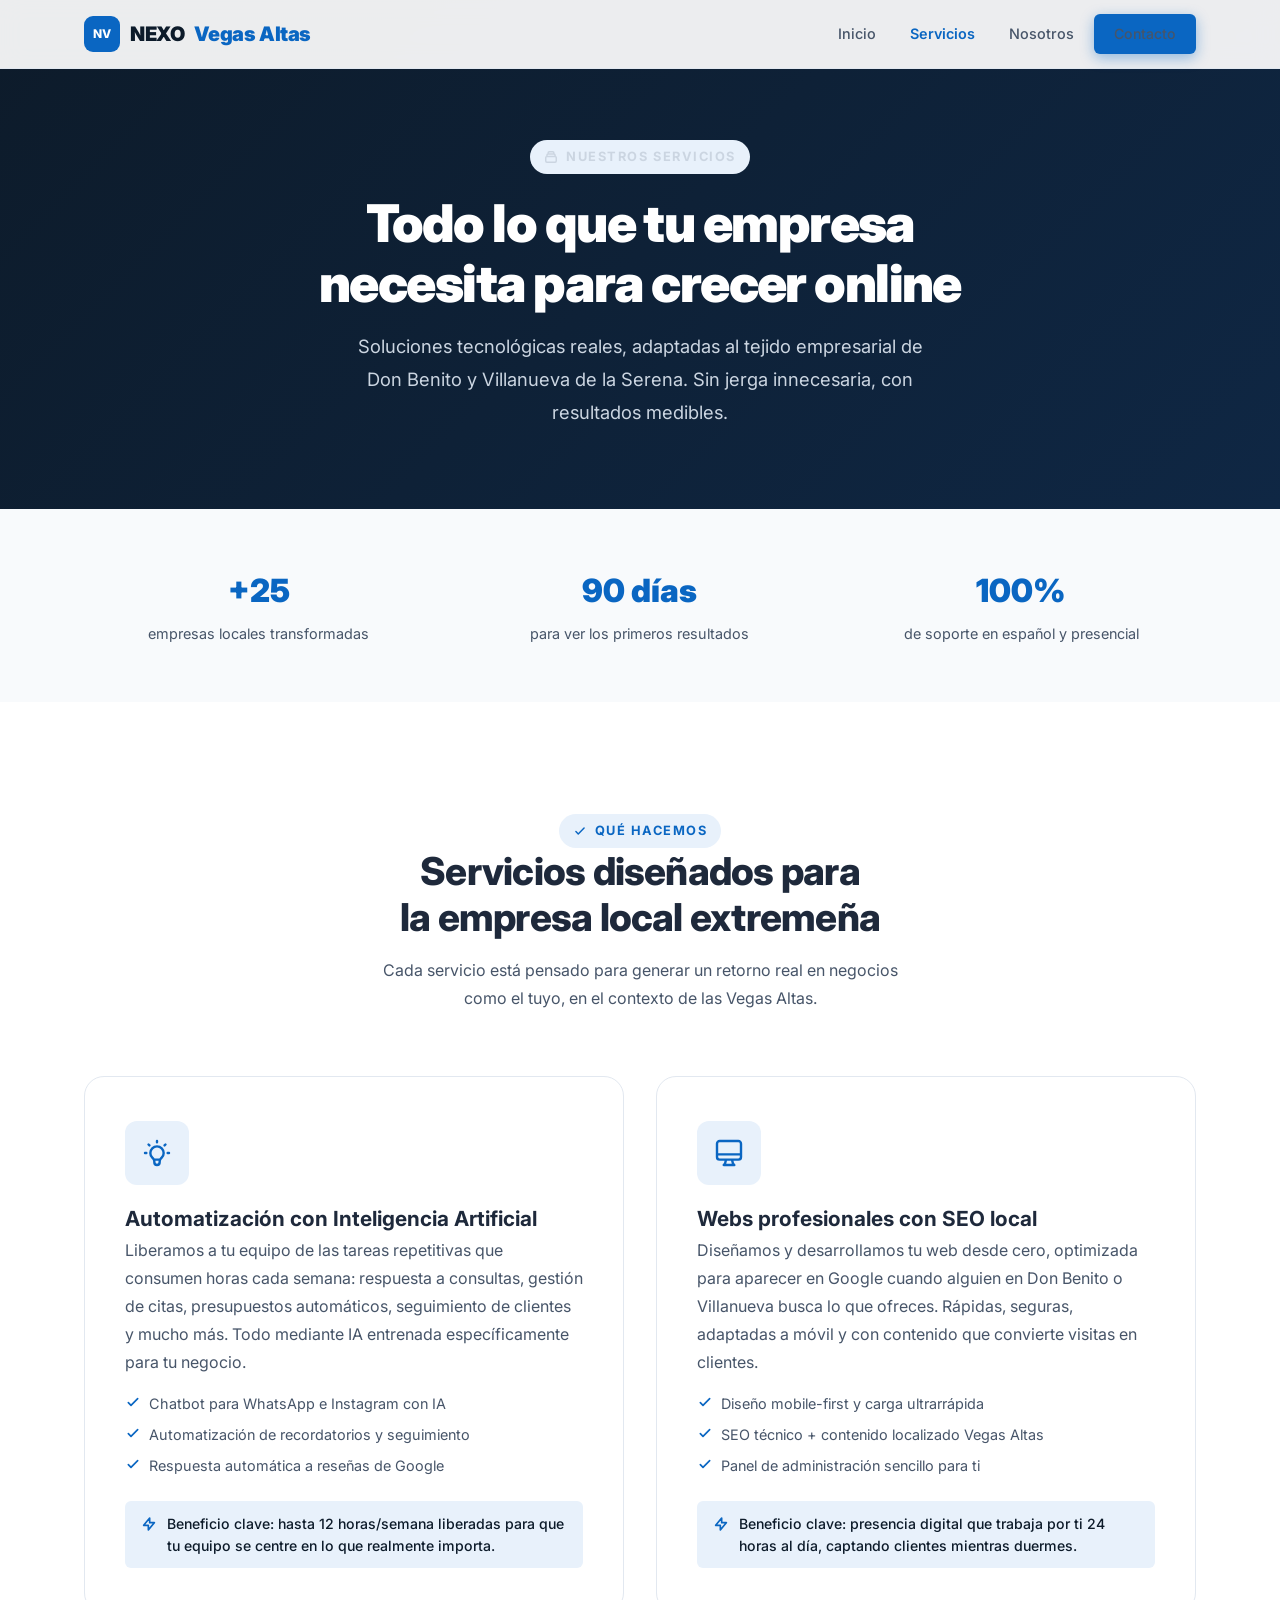
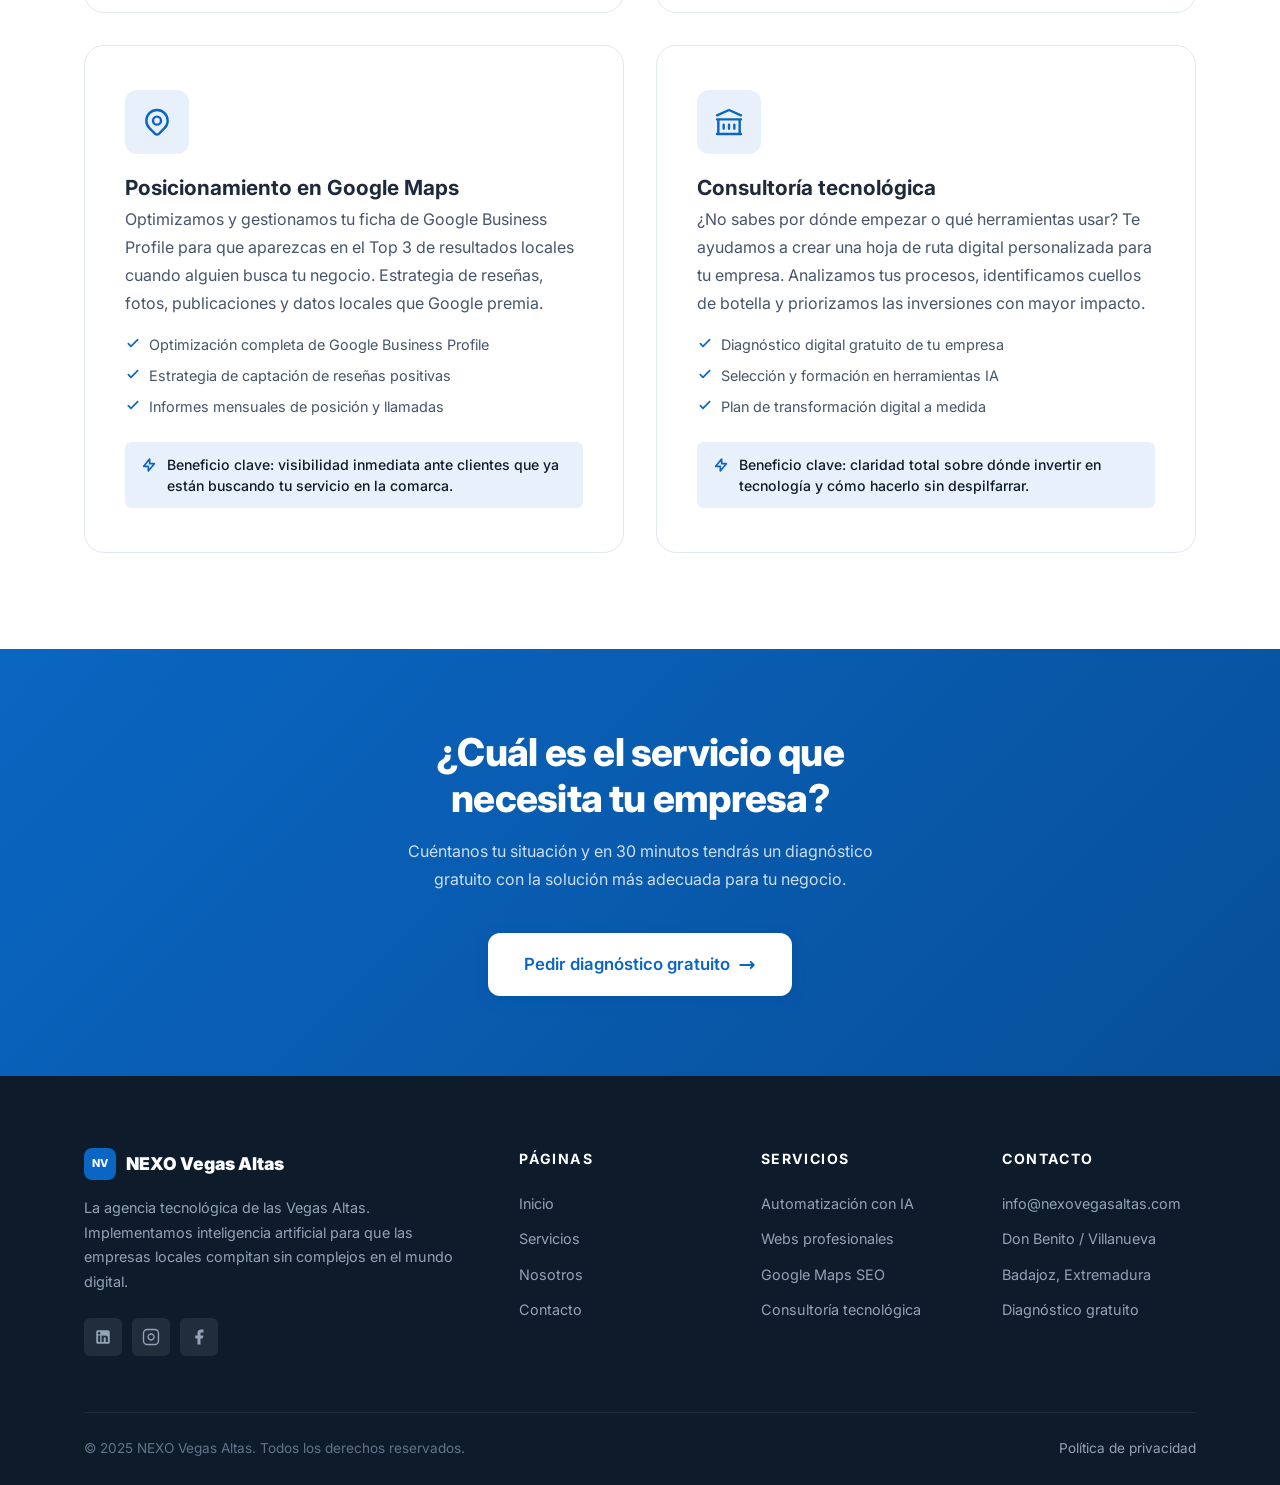
<file: servicios.html>
<!DOCTYPE html>
<html lang="es">
<head>
  <meta charset="UTF-8" />
  <meta name="viewport" content="width=device-width, initial-scale=1.0" />
  <title>Servicios — NEXO Vegas Altas | IA, webs y SEO local</title>
  <meta name="description" content="Automatización con IA, webs profesionales con SEO local, posicionamiento en Google Maps y consultoría tecnológica para empresas de Don Benito y Villanueva de la Serena." />
  <meta property="og:title" content="Servicios — NEXO Vegas Altas" />
  <meta property="og:description" content="Descubre todos los servicios de tecnología e IA que NEXO ofrece a las empresas de las Vegas Altas." />
  <meta property="og:type" content="website" />
  <meta property="og:locale" content="es_ES" />
  <link rel="icon" type="image/svg+xml" href="favicon.svg" />
  <link rel="stylesheet" href="styles.css" />
</head>
<body>

  <!-- NAVBAR -->
  <header class="navbar" role="banner">
    <div class="container">
      <nav class="navbar-inner" aria-label="Navegación principal">
        <a href="index.html" class="navbar-logo">
          <span class="logo-dot">NV</span>
          NEXO <span>Vegas Altas</span>
        </a>
        <ul class="navbar-links" role="list">
          <li><a href="index.html">Inicio</a></li>
          <li><a href="servicios.html">Servicios</a></li>
          <li><a href="nosotros.html">Nosotros</a></li>
          <li><a href="contacto.html" class="btn btn-primary">Contacto</a></li>
        </ul>
        <button class="hamburger" aria-label="Abrir menú" aria-expanded="false">
          <span></span><span></span><span></span>
        </button>
      </nav>
      <div class="mobile-menu" role="navigation">
        <a href="index.html">Inicio</a>
        <a href="servicios.html">Servicios</a>
        <a href="nosotros.html">Nosotros</a>
        <a href="contacto.html" class="btn btn-primary">Contacto</a>
      </div>
    </div>
  </header>

  <main>

    <!-- HERO -->
    <section class="services-hero" aria-label="Cabecera servicios">
      <div class="container">
        <p class="section-label" style="margin: 0 auto 20px; width: fit-content;">
          <svg xmlns="http://www.w3.org/2000/svg" width="14" height="14" fill="none" viewBox="0 0 24 24" stroke="currentColor" stroke-width="2.5"><path stroke-linecap="round" stroke-linejoin="round" d="M19 11H5m14 0a2 2 0 012 2v6a2 2 0 01-2 2H5a2 2 0 01-2-2v-6a2 2 0 012-2m14 0V9a2 2 0 00-2-2M5 11V9a2 2 0 012-2m0 0V5a2 2 0 012-2h6a2 2 0 012 2v2M7 7h10"/></svg>
          Nuestros servicios
        </p>
        <h1>Todo lo que tu empresa<br>necesita para crecer online</h1>
        <p class="lead" style="color:#CBD5E1; max-width:580px; margin:16px auto 0;">Soluciones tecnológicas reales, adaptadas al tejido empresarial de Don Benito y Villanueva de la Serena. Sin jerga innecesaria, con resultados medibles.</p>
      </div>
    </section>

    <!-- INTRO STRIP -->
    <section style="padding:56px 0; background:var(--gray-50);">
      <div class="container">
        <div style="display:grid; grid-template-columns:repeat(3,1fr); gap:32px; text-align:center;">
          <div class="fade-up delay-1">
            <div style="font-size:2rem; font-weight:900; color:var(--blue); margin-bottom:4px;">+25</div>
            <p style="font-size:.9rem;">empresas locales transformadas</p>
          </div>
          <div class="fade-up delay-2">
            <div style="font-size:2rem; font-weight:900; color:var(--blue); margin-bottom:4px;">90 días</div>
            <p style="font-size:.9rem;">para ver los primeros resultados</p>
          </div>
          <div class="fade-up delay-3">
            <div style="font-size:2rem; font-weight:900; color:var(--blue); margin-bottom:4px;">100%</div>
            <p style="font-size:.9rem;">de soporte en español y presencial</p>
          </div>
        </div>
      </div>
    </section>

    <!-- SERVICE CARDS -->
    <section aria-labelledby="services-title">
      <div class="container">
        <div class="section-header fade-up">
          <p class="section-label">
            <svg xmlns="http://www.w3.org/2000/svg" width="14" height="14" fill="none" viewBox="0 0 24 24" stroke="currentColor" stroke-width="2.5"><path stroke-linecap="round" stroke-linejoin="round" d="M5 13l4 4L19 7"/></svg>
            Qué hacemos
          </p>
          <h2 id="services-title">Servicios diseñados para <br>la empresa local extremeña</h2>
          <p>Cada servicio está pensado para generar un retorno real en negocios como el tuyo, en el contexto de las Vegas Altas.</p>
        </div>
        <div class="services-grid">

          <!-- Servicio 1 -->
          <article class="service-card fade-up delay-1">
            <div class="service-icon">
              <svg xmlns="http://www.w3.org/2000/svg" fill="none" viewBox="0 0 24 24" stroke="currentColor" stroke-width="1.8"><path stroke-linecap="round" stroke-linejoin="round" d="M9.663 17h4.673M12 3v1m6.364 1.636l-.707.707M21 12h-1M4 12H3m3.343-5.657l-.707-.707m2.828 9.9a5 5 0 117.072 0l-.548.547A3.374 3.374 0 0014 18.469V19a2 2 0 11-4 0v-.531c0-.895-.356-1.754-.988-2.386l-.548-.547z"/></svg>
            </div>
            <div>
              <h3>Automatización con Inteligencia Artificial</h3>
              <p>Liberamos a tu equipo de las tareas repetitivas que consumen horas cada semana: respuesta a consultas, gestión de citas, presupuestos automáticos, seguimiento de clientes y mucho más. Todo mediante IA entrenada específicamente para tu negocio.</p>
              <ul style="margin-top:16px; display:flex; flex-direction:column; gap:8px;">
                <li style="display:flex;gap:8px;align-items:flex-start;font-size:.9rem;color:var(--gray-600);">
                  <svg style="color:var(--blue);flex-shrink:0;margin-top:2px;" width="16" height="16" fill="none" viewBox="0 0 24 24" stroke="currentColor" stroke-width="2.5"><path stroke-linecap="round" stroke-linejoin="round" d="M5 13l4 4L19 7"/></svg>
                  Chatbot para WhatsApp e Instagram con IA
                </li>
                <li style="display:flex;gap:8px;align-items:flex-start;font-size:.9rem;color:var(--gray-600);">
                  <svg style="color:var(--blue);flex-shrink:0;margin-top:2px;" width="16" height="16" fill="none" viewBox="0 0 24 24" stroke="currentColor" stroke-width="2.5"><path stroke-linecap="round" stroke-linejoin="round" d="M5 13l4 4L19 7"/></svg>
                  Automatización de recordatorios y seguimiento
                </li>
                <li style="display:flex;gap:8px;align-items:flex-start;font-size:.9rem;color:var(--gray-600);">
                  <svg style="color:var(--blue);flex-shrink:0;margin-top:2px;" width="16" height="16" fill="none" viewBox="0 0 24 24" stroke="currentColor" stroke-width="2.5"><path stroke-linecap="round" stroke-linejoin="round" d="M5 13l4 4L19 7"/></svg>
                  Respuesta automática a reseñas de Google
                </li>
              </ul>
            </div>
            <div class="service-benefit">
              <span class="benefit-icon">
                <svg xmlns="http://www.w3.org/2000/svg" fill="none" viewBox="0 0 24 24" stroke="currentColor" stroke-width="2.5"><path stroke-linecap="round" stroke-linejoin="round" d="M13 10V3L4 14h7v7l9-11h-7z"/></svg>
              </span>
              <p>Beneficio clave: hasta 12 horas/semana liberadas para que tu equipo se centre en lo que realmente importa.</p>
            </div>
          </article>

          <!-- Servicio 2 -->
          <article class="service-card fade-up delay-2">
            <div class="service-icon">
              <svg xmlns="http://www.w3.org/2000/svg" fill="none" viewBox="0 0 24 24" stroke="currentColor" stroke-width="1.8"><path stroke-linecap="round" stroke-linejoin="round" d="M9.75 17L9 20l-1 1h8l-1-1-.75-3M3 13h18M5 17h14a2 2 0 002-2V5a2 2 0 00-2-2H5a2 2 0 00-2 2v10a2 2 0 002 2z"/></svg>
            </div>
            <div>
              <h3>Webs profesionales con SEO local</h3>
              <p>Diseñamos y desarrollamos tu web desde cero, optimizada para aparecer en Google cuando alguien en Don Benito o Villanueva busca lo que ofreces. Rápidas, seguras, adaptadas a móvil y con contenido que convierte visitas en clientes.</p>
              <ul style="margin-top:16px; display:flex; flex-direction:column; gap:8px;">
                <li style="display:flex;gap:8px;align-items:flex-start;font-size:.9rem;color:var(--gray-600);">
                  <svg style="color:var(--blue);flex-shrink:0;margin-top:2px;" width="16" height="16" fill="none" viewBox="0 0 24 24" stroke="currentColor" stroke-width="2.5"><path stroke-linecap="round" stroke-linejoin="round" d="M5 13l4 4L19 7"/></svg>
                  Diseño mobile-first y carga ultrarrápida
                </li>
                <li style="display:flex;gap:8px;align-items:flex-start;font-size:.9rem;color:var(--gray-600);">
                  <svg style="color:var(--blue);flex-shrink:0;margin-top:2px;" width="16" height="16" fill="none" viewBox="0 0 24 24" stroke="currentColor" stroke-width="2.5"><path stroke-linecap="round" stroke-linejoin="round" d="M5 13l4 4L19 7"/></svg>
                  SEO técnico + contenido localizado Vegas Altas
                </li>
                <li style="display:flex;gap:8px;align-items:flex-start;font-size:.9rem;color:var(--gray-600);">
                  <svg style="color:var(--blue);flex-shrink:0;margin-top:2px;" width="16" height="16" fill="none" viewBox="0 0 24 24" stroke="currentColor" stroke-width="2.5"><path stroke-linecap="round" stroke-linejoin="round" d="M5 13l4 4L19 7"/></svg>
                  Panel de administración sencillo para ti
                </li>
              </ul>
            </div>
            <div class="service-benefit">
              <span class="benefit-icon">
                <svg xmlns="http://www.w3.org/2000/svg" fill="none" viewBox="0 0 24 24" stroke="currentColor" stroke-width="2.5"><path stroke-linecap="round" stroke-linejoin="round" d="M13 10V3L4 14h7v7l9-11h-7z"/></svg>
              </span>
              <p>Beneficio clave: presencia digital que trabaja por ti 24 horas al día, captando clientes mientras duermes.</p>
            </div>
          </article>

          <!-- Servicio 3 -->
          <article class="service-card fade-up delay-3">
            <div class="service-icon">
              <svg xmlns="http://www.w3.org/2000/svg" fill="none" viewBox="0 0 24 24" stroke="currentColor" stroke-width="1.8"><path stroke-linecap="round" stroke-linejoin="round" d="M17.657 16.657L13.414 20.9a1.998 1.998 0 01-2.827 0l-4.244-4.243a8 8 0 1111.314 0z"/><path stroke-linecap="round" stroke-linejoin="round" d="M15 11a3 3 0 11-6 0 3 3 0 016 0z"/></svg>
            </div>
            <div>
              <h3>Posicionamiento en Google Maps</h3>
              <p>Optimizamos y gestionamos tu ficha de Google Business Profile para que aparezcas en el Top 3 de resultados locales cuando alguien busca tu negocio. Estrategia de reseñas, fotos, publicaciones y datos locales que Google premia.</p>
              <ul style="margin-top:16px; display:flex; flex-direction:column; gap:8px;">
                <li style="display:flex;gap:8px;align-items:flex-start;font-size:.9rem;color:var(--gray-600);">
                  <svg style="color:var(--blue);flex-shrink:0;margin-top:2px;" width="16" height="16" fill="none" viewBox="0 0 24 24" stroke="currentColor" stroke-width="2.5"><path stroke-linecap="round" stroke-linejoin="round" d="M5 13l4 4L19 7"/></svg>
                  Optimización completa de Google Business Profile
                </li>
                <li style="display:flex;gap:8px;align-items:flex-start;font-size:.9rem;color:var(--gray-600);">
                  <svg style="color:var(--blue);flex-shrink:0;margin-top:2px;" width="16" height="16" fill="none" viewBox="0 0 24 24" stroke="currentColor" stroke-width="2.5"><path stroke-linecap="round" stroke-linejoin="round" d="M5 13l4 4L19 7"/></svg>
                  Estrategia de captación de reseñas positivas
                </li>
                <li style="display:flex;gap:8px;align-items:flex-start;font-size:.9rem;color:var(--gray-600);">
                  <svg style="color:var(--blue);flex-shrink:0;margin-top:2px;" width="16" height="16" fill="none" viewBox="0 0 24 24" stroke="currentColor" stroke-width="2.5"><path stroke-linecap="round" stroke-linejoin="round" d="M5 13l4 4L19 7"/></svg>
                  Informes mensuales de posición y llamadas
                </li>
              </ul>
            </div>
            <div class="service-benefit">
              <span class="benefit-icon">
                <svg xmlns="http://www.w3.org/2000/svg" fill="none" viewBox="0 0 24 24" stroke="currentColor" stroke-width="2.5"><path stroke-linecap="round" stroke-linejoin="round" d="M13 10V3L4 14h7v7l9-11h-7z"/></svg>
              </span>
              <p>Beneficio clave: visibilidad inmediata ante clientes que ya están buscando tu servicio en la comarca.</p>
            </div>
          </article>

          <!-- Servicio 4 -->
          <article class="service-card fade-up delay-4">
            <div class="service-icon">
              <svg xmlns="http://www.w3.org/2000/svg" fill="none" viewBox="0 0 24 24" stroke="currentColor" stroke-width="1.8"><path stroke-linecap="round" stroke-linejoin="round" d="M8 14v3m4-3v3m4-3v3M3 21h18M3 10h18M3 7l9-4 9 4M4 10h16v11H4V10z"/></svg>
            </div>
            <div>
              <h3>Consultoría tecnológica</h3>
              <p>¿No sabes por dónde empezar o qué herramientas usar? Te ayudamos a crear una hoja de ruta digital personalizada para tu empresa. Analizamos tus procesos, identificamos cuellos de botella y priorizamos las inversiones con mayor impacto.</p>
              <ul style="margin-top:16px; display:flex; flex-direction:column; gap:8px;">
                <li style="display:flex;gap:8px;align-items:flex-start;font-size:.9rem;color:var(--gray-600);">
                  <svg style="color:var(--blue);flex-shrink:0;margin-top:2px;" width="16" height="16" fill="none" viewBox="0 0 24 24" stroke="currentColor" stroke-width="2.5"><path stroke-linecap="round" stroke-linejoin="round" d="M5 13l4 4L19 7"/></svg>
                  Diagnóstico digital gratuito de tu empresa
                </li>
                <li style="display:flex;gap:8px;align-items:flex-start;font-size:.9rem;color:var(--gray-600);">
                  <svg style="color:var(--blue);flex-shrink:0;margin-top:2px;" width="16" height="16" fill="none" viewBox="0 0 24 24" stroke="currentColor" stroke-width="2.5"><path stroke-linecap="round" stroke-linejoin="round" d="M5 13l4 4L19 7"/></svg>
                  Selección y formación en herramientas IA
                </li>
                <li style="display:flex;gap:8px;align-items:flex-start;font-size:.9rem;color:var(--gray-600);">
                  <svg style="color:var(--blue);flex-shrink:0;margin-top:2px;" width="16" height="16" fill="none" viewBox="0 0 24 24" stroke="currentColor" stroke-width="2.5"><path stroke-linecap="round" stroke-linejoin="round" d="M5 13l4 4L19 7"/></svg>
                  Plan de transformación digital a medida
                </li>
              </ul>
            </div>
            <div class="service-benefit">
              <span class="benefit-icon">
                <svg xmlns="http://www.w3.org/2000/svg" fill="none" viewBox="0 0 24 24" stroke="currentColor" stroke-width="2.5"><path stroke-linecap="round" stroke-linejoin="round" d="M13 10V3L4 14h7v7l9-11h-7z"/></svg>
              </span>
              <p>Beneficio clave: claridad total sobre dónde invertir en tecnología y cómo hacerlo sin despilfarrar.</p>
            </div>
          </article>

        </div>
      </div>
    </section>

    <!-- CTA BANNER -->
    <section class="cta-banner" aria-labelledby="services-cta-title">
      <div class="container">
        <div class="cta-banner-inner fade-up">
          <h2 id="services-cta-title">¿Cuál es el servicio que<br>necesita tu empresa?</h2>
          <p>Cuéntanos tu situación y en 30 minutos tendrás un diagnóstico gratuito con la solución más adecuada para tu negocio.</p>
          <a href="contacto.html" class="btn btn-white btn-lg">
            Pedir diagnóstico gratuito
            <svg xmlns="http://www.w3.org/2000/svg" width="18" height="18" fill="none" viewBox="0 0 24 24" stroke="currentColor" stroke-width="2.5"><path stroke-linecap="round" stroke-linejoin="round" d="M17 8l4 4m0 0l-4 4m4-4H3"/></svg>
          </a>
        </div>
      </div>
    </section>

  </main>

  <!-- FOOTER -->
  <footer class="footer" role="contentinfo">
    <div class="container">
      <div class="footer-grid">
        <div class="footer-brand">
          <div class="logo">
            <span class="logo-dot">NV</span>
            NEXO Vegas Altas
          </div>
          <p>La agencia tecnológica de las Vegas Altas. Implementamos inteligencia artificial para que las empresas locales compitan sin complejos en el mundo digital.</p>
          <div class="social-links">
            <a href="#" class="social-link" aria-label="LinkedIn">
              <svg xmlns="http://www.w3.org/2000/svg" fill="currentColor" viewBox="0 0 24 24"><path d="M19 3a2 2 0 012 2v14a2 2 0 01-2 2H5a2 2 0 01-2-2V5a2 2 0 012-2h14m-.5 15.5v-5.3a3.26 3.26 0 00-3.26-3.26c-.85 0-1.84.52-2.32 1.3v-1.11h-2.79v8.37h2.79v-4.93c0-.77.62-1.4 1.39-1.4a1.4 1.4 0 011.4 1.4v4.93h2.79M6.88 8.56a1.68 1.68 0 001.68-1.68c0-.93-.75-1.69-1.68-1.69a1.69 1.69 0 00-1.69 1.69c0 .93.76 1.68 1.69 1.68m1.39 9.94v-8.37H5.5v8.37h2.77z"/></svg>
            </a>
            <a href="#" class="social-link" aria-label="Instagram">
              <svg xmlns="http://www.w3.org/2000/svg" fill="none" viewBox="0 0 24 24" stroke="currentColor" stroke-width="1.8"><rect x="2" y="2" width="20" height="20" rx="5" ry="5"/><path stroke-linecap="round" d="M16 11.37A4 4 0 1112.63 8 4 4 0 0116 11.37z"/><line x1="17.5" y1="6.5" x2="17.51" y2="6.5"/></svg>
            </a>
            <a href="#" class="social-link" aria-label="Facebook">
              <svg xmlns="http://www.w3.org/2000/svg" fill="currentColor" viewBox="0 0 24 24"><path d="M18 2h-3a5 5 0 00-5 5v3H7v4h3v8h4v-8h3l1-4h-4V7a1 1 0 011-1h3z"/></svg>
            </a>
          </div>
        </div>
        <div class="footer-col">
          <h4>Páginas</h4>
          <ul>
            <li><a href="index.html">Inicio</a></li>
            <li><a href="servicios.html">Servicios</a></li>
            <li><a href="nosotros.html">Nosotros</a></li>
            <li><a href="contacto.html">Contacto</a></li>
          </ul>
        </div>
        <div class="footer-col">
          <h4>Servicios</h4>
          <ul>
            <li><a href="servicios.html">Automatización con IA</a></li>
            <li><a href="servicios.html">Webs profesionales</a></li>
            <li><a href="servicios.html">Google Maps SEO</a></li>
            <li><a href="servicios.html">Consultoría tecnológica</a></li>
          </ul>
        </div>
        <div class="footer-col">
          <h4>Contacto</h4>
          <ul>
            <li><a href="mailto:info@nexovegasaltas.com">info@nexovegasaltas.com</a></li>
            <li><a href="#">Don Benito / Villanueva</a></li>
            <li><a href="#">Badajoz, Extremadura</a></li>
            <li><a href="contacto.html">Diagnóstico gratuito</a></li>
          </ul>
        </div>
      </div>
      <div class="footer-bottom">
        <p>© 2025 NEXO Vegas Altas. Todos los derechos reservados.</p>
        <a href="#">Política de privacidad</a>
      </div>
    </div>
  </footer>

  <script src="script.js"></script>
</body>
</html>
</file>
<file: styles.css>
/* =============================================
   NEXO Vegas Altas — styles.css
   ============================================= */

@import url('https://fonts.googleapis.com/css2?family=Inter:wght@300;400;500;600;700;800;900&display=swap');

/* ── Reset & Base ── */
*, *::before, *::after { box-sizing: border-box; margin: 0; padding: 0; }

:root {
  --blue:       #0A66C2;
  --blue-dark:  #0D1B2A;
  --blue-mid:   #074F99;
  --blue-light: #E8F1FB;
  --blue-glow:  #1A80E5;
  --white:      #FFFFFF;
  --gray-50:    #F8FAFC;
  --gray-100:   #F1F5F9;
  --gray-200:   #E2E8F0;
  --gray-400:   #94A3B8;
  --gray-600:   #475569;
  --gray-800:   #1E293B;
  --radius-sm:  6px;
  --radius:     12px;
  --radius-lg:  20px;
  --shadow-sm:  0 1px 3px rgba(10,102,194,.08), 0 1px 2px rgba(0,0,0,.06);
  --shadow:     0 4px 16px rgba(10,102,194,.12), 0 2px 6px rgba(0,0,0,.08);
  --shadow-lg:  0 12px 40px rgba(10,102,194,.18), 0 4px 12px rgba(0,0,0,.1);
  --transition: .25s cubic-bezier(.4,0,.2,1);
}

html { scroll-behavior: smooth; font-size: 16px; }

body {
  font-family: 'Inter', system-ui, -apple-system, sans-serif;
  color: var(--gray-800);
  background: var(--white);
  line-height: 1.6;
  -webkit-font-smoothing: antialiased;
}

img { max-width: 100%; display: block; }
a  { color: inherit; text-decoration: none; }
ul { list-style: none; }

/* ── Typography ── */
h1 { font-size: clamp(2rem, 5vw, 3.25rem); font-weight: 900; line-height: 1.15; letter-spacing: -.03em; }
h2 { font-size: clamp(1.6rem, 3.5vw, 2.4rem); font-weight: 800; line-height: 1.2; letter-spacing: -.02em; }
h3 { font-size: clamp(1.1rem, 2vw, 1.4rem); font-weight: 700; line-height: 1.3; }
p  { font-size: 1rem; line-height: 1.75; color: var(--gray-600); }

.lead { font-size: 1.15rem; line-height: 1.8; }

/* ── Layout ── */
.container { max-width: 1160px; margin: 0 auto; padding: 0 24px; }

section { padding: 96px 0; }

/* ── Buttons ── */
.btn {
  display: inline-flex; align-items: center; gap: 8px;
  padding: 14px 28px; border-radius: var(--radius);
  font-family: inherit; font-size: .95rem; font-weight: 600;
  cursor: pointer; border: none; transition: all var(--transition);
  white-space: nowrap;
}
.btn-primary {
  background: var(--blue); color: var(--white);
  box-shadow: 0 4px 14px rgba(10,102,194,.4);
}
.btn-primary:hover {
  background: var(--blue-glow);
  box-shadow: 0 6px 20px rgba(10,102,194,.55);
  transform: translateY(-2px);
}
.btn-outline {
  background: transparent; color: var(--blue);
  border: 2px solid var(--blue);
}
.btn-outline:hover {
  background: var(--blue); color: var(--white);
  transform: translateY(-2px);
}
.btn-white {
  background: var(--white); color: var(--blue);
  box-shadow: var(--shadow);
}
.btn-white:hover {
  background: var(--gray-100);
  transform: translateY(-2px);
}
.btn-lg { padding: 18px 36px; font-size: 1.05rem; }

/* ── Section Labels ── */
.section-label {
  display: inline-flex; align-items: center; gap: 8px;
  font-size: .8rem; font-weight: 700; letter-spacing: .12em;
  text-transform: uppercase; color: var(--blue);
  background: var(--blue-light); padding: 6px 14px;
  border-radius: 100px; margin-bottom: 20px;
}

/* ── Section Headers ── */
.section-header { text-align: center; margin-bottom: 64px; }
.section-header p { max-width: 560px; margin: 16px auto 0; }

/* ── NAVBAR ── */
.navbar {
  position: fixed; top: 0; left: 0; right: 0; z-index: 1000;
  background: rgba(255,255,255,.92);
  backdrop-filter: blur(12px);
  -webkit-backdrop-filter: blur(12px);
  border-bottom: 1px solid var(--gray-200);
  transition: box-shadow var(--transition);
}
.navbar.scrolled { box-shadow: var(--shadow); }

.navbar-inner {
  display: flex; align-items: center; justify-content: space-between;
  height: 68px;
}

.navbar-logo {
  font-size: 1.25rem; font-weight: 900; letter-spacing: -.02em;
  color: var(--blue-dark);
  display: flex; align-items: center; gap: 10px;
}
.navbar-logo .logo-dot {
  width: 36px; height: 36px; border-radius: 9px;
  background: var(--blue);
  display: flex; align-items: center; justify-content: center;
  color: white; font-size: .75rem; font-weight: 800; letter-spacing: .02em;
}
.navbar-logo span { color: var(--blue); }

.navbar-links {
  display: flex; align-items: center; gap: 6px;
}
.navbar-links a {
  padding: 8px 14px; border-radius: var(--radius-sm);
  font-size: .9rem; font-weight: 500; color: var(--gray-600);
  transition: all var(--transition);
}
.navbar-links a:hover { color: var(--blue); background: var(--blue-light); }
.navbar-links a.active { color: var(--blue); font-weight: 600; }
.navbar-links .btn { padding: 9px 20px; font-size: .88rem; }

.hamburger {
  display: none; flex-direction: column; gap: 5px;
  background: none; border: none; cursor: pointer; padding: 4px;
}
.hamburger span {
  display: block; width: 24px; height: 2px;
  background: var(--gray-800); border-radius: 2px;
  transition: all var(--transition);
}
.hamburger.open span:nth-child(1) { transform: translateY(7px) rotate(45deg); }
.hamburger.open span:nth-child(2) { opacity: 0; }
.hamburger.open span:nth-child(3) { transform: translateY(-7px) rotate(-45deg); }

.mobile-menu {
  display: none; flex-direction: column;
  padding: 16px 24px 24px;
  border-top: 1px solid var(--gray-200);
  gap: 4px;
}
.mobile-menu a {
  padding: 12px 16px; border-radius: var(--radius-sm);
  font-weight: 500; color: var(--gray-600);
  transition: all var(--transition);
}
.mobile-menu a:hover { color: var(--blue); background: var(--blue-light); }
.mobile-menu .btn { margin-top: 8px; justify-content: center; }

/* ── HERO ── */
.hero {
  padding: 160px 0 100px;
  background: linear-gradient(135deg, var(--blue-dark) 0%, #0F2744 50%, #0A3561 100%);
  position: relative; overflow: hidden;
}
.hero::before {
  content: '';
  position: absolute; inset: 0;
  background:
    radial-gradient(ellipse 60% 50% at 70% 50%, rgba(10,102,194,.35) 0%, transparent 70%),
    radial-gradient(ellipse 40% 60% at 20% 80%, rgba(26,128,229,.2) 0%, transparent 60%);
}
.hero-grid {
  display: grid; grid-template-columns: 1fr 1fr;
  gap: 64px; align-items: center;
  position: relative; z-index: 1;
}
.hero-label {
  display: inline-flex; align-items: center; gap: 8px;
  font-size: .8rem; font-weight: 700; letter-spacing: .12em; text-transform: uppercase;
  color: #93C5FD; margin-bottom: 24px;
}
.hero-label::before {
  content: ''; width: 24px; height: 2px;
  background: #93C5FD; border-radius: 2px;
}
.hero h1 { color: var(--white); margin-bottom: 24px; }
.hero h1 span { color: #60A5FA; }
.hero .lead { color: #CBD5E1; margin-bottom: 40px; }

.hero-ctas { display: flex; gap: 16px; flex-wrap: wrap; }

.hero-visual {
  display: flex; justify-content: center; align-items: center;
}
.hero-card {
  background: rgba(255,255,255,.07);
  border: 1px solid rgba(255,255,255,.12);
  border-radius: var(--radius-lg);
  padding: 36px;
  backdrop-filter: blur(8px);
  width: 100%; max-width: 380px;
}
.hero-card-title {
  color: white; font-size: .85rem; font-weight: 600;
  text-transform: uppercase; letter-spacing: .1em;
  margin-bottom: 24px; opacity: .7;
}
.stat-row {
  display: flex; justify-content: space-between;
  padding: 14px 0; border-bottom: 1px solid rgba(255,255,255,.08);
}
.stat-row:last-child { border-bottom: none; }
.stat-label { color: #94A3B8; font-size: .9rem; }
.stat-value { color: white; font-weight: 700; }
.stat-value.up { color: #4ADE80; }
.stat-badge {
  display: inline-flex; align-items: center; gap: 6px;
  background: rgba(74,222,128,.15); color: #4ADE80;
  font-size: .75rem; font-weight: 700;
  padding: 4px 10px; border-radius: 100px;
  margin-top: 16px;
}
.stat-badge::before { content: '●'; font-size: .6rem; animation: pulse-dot 1.5s ease infinite; }

@keyframes pulse-dot {
  0%,100% { opacity: 1; }
  50% { opacity: .3; }
}

/* ── WHY NEXO ── */
.why { background: var(--gray-50); }
.why-grid {
  display: grid; grid-template-columns: repeat(3, 1fr);
  gap: 32px;
}
.why-card {
  background: white; padding: 40px 32px;
  border-radius: var(--radius-lg);
  border: 1px solid var(--gray-200);
  transition: all var(--transition);
  position: relative; overflow: hidden;
}
.why-card::after {
  content: ''; position: absolute;
  top: 0; left: 0; right: 0; height: 3px;
  background: var(--blue); transform: scaleX(0);
  transform-origin: left; transition: transform var(--transition);
}
.why-card:hover { transform: translateY(-6px); box-shadow: var(--shadow-lg); }
.why-card:hover::after { transform: scaleX(1); }

.why-icon {
  width: 56px; height: 56px; border-radius: var(--radius);
  background: var(--blue-light);
  display: flex; align-items: center; justify-content: center;
  margin-bottom: 24px;
  color: var(--blue);
}
.why-icon svg { width: 28px; height: 28px; }
.why-card h3 { margin-bottom: 12px; }

/* ── SECTORS ── */
.sectors-grid {
  display: grid; grid-template-columns: repeat(4, 1fr);
  gap: 24px;
}
.sector-card {
  background: var(--gray-50);
  border: 1px solid var(--gray-200);
  border-radius: var(--radius-lg);
  padding: 32px 24px; text-align: center;
  transition: all var(--transition);
  cursor: default;
}
.sector-card:hover {
  background: var(--blue); border-color: var(--blue);
  transform: translateY(-4px); box-shadow: var(--shadow);
}
.sector-card:hover h3,
.sector-card:hover p { color: white; }
.sector-icon {
  width: 64px; height: 64px;
  background: white; border-radius: var(--radius);
  display: flex; align-items: center; justify-content: center;
  margin: 0 auto 20px;
  box-shadow: var(--shadow-sm);
  color: var(--blue);
  transition: all var(--transition);
}
.sector-icon svg { width: 30px; height: 30px; }
.sector-card:hover .sector-icon { background: rgba(255,255,255,.2); color: white; box-shadow: none; }
.sector-card h3 { margin-bottom: 8px; font-size: 1.05rem; }
.sector-card p { font-size: .9rem; }

/* ── CTA BANNER ── */
.cta-banner {
  background: linear-gradient(135deg, var(--blue) 0%, var(--blue-mid) 100%);
  padding: 80px 0;
}
.cta-banner-inner { text-align: center; }
.cta-banner h2 { color: white; margin-bottom: 16px; }
.cta-banner p { color: rgba(255,255,255,.8); margin-bottom: 40px; max-width: 520px; margin-left: auto; margin-right: auto; }
.cta-banner .btn-white:hover { box-shadow: 0 8px 24px rgba(0,0,0,.2); }

/* ── SERVICES PAGE ── */
.services-hero {
  padding: 140px 0 80px;
  background: linear-gradient(135deg, var(--blue-dark) 0%, #0F2744 100%);
  text-align: center;
}
.services-hero h1 { color: white; margin-bottom: 16px; }
.services-hero p   { color: #CBD5E1; max-width: 560px; margin: 0 auto; }

.services-grid {
  display: grid; grid-template-columns: repeat(2, 1fr);
  gap: 32px;
}
.service-card {
  background: white; border: 1px solid var(--gray-200);
  border-radius: var(--radius-lg);
  padding: 44px 40px;
  transition: all var(--transition);
  display: flex; flex-direction: column; gap: 20px;
}
.service-card:hover { transform: translateY(-6px); box-shadow: var(--shadow-lg); border-color: var(--blue); }

.service-icon {
  width: 64px; height: 64px;
  background: var(--blue-light); border-radius: var(--radius);
  display: flex; align-items: center; justify-content: center;
  color: var(--blue); flex-shrink: 0;
}
.service-icon svg { width: 32px; height: 32px; }
.service-card h3 { font-size: 1.3rem; margin-bottom: 4px; }
.service-card p  { margin: 0; }

.service-benefit {
  display: flex; align-items: flex-start; gap: 10px;
  background: var(--blue-light); border-radius: var(--radius-sm);
  padding: 12px 16px; margin-top: 4px;
}
.benefit-icon { color: var(--blue); flex-shrink: 0; margin-top: 1px; }
.benefit-icon svg { width: 16px; height: 16px; }
.service-benefit p {
  font-size: .88rem; color: var(--blue-dark);
  font-weight: 500; margin: 0; line-height: 1.5;
}

/* ── NOSOTROS PAGE ── */
.about-hero {
  padding: 140px 0 80px;
  background: linear-gradient(135deg, var(--blue-dark) 0%, #0F2744 100%);
  text-align: center;
}
.about-hero h1 { color: white; margin-bottom: 16px; }
.about-hero p   { color: #CBD5E1; max-width: 560px; margin: 0 auto; }

.about-story { background: white; }
.about-grid {
  display: grid; grid-template-columns: 1fr 1fr;
  gap: 80px; align-items: center;
}
.about-text .section-label { margin-bottom: 16px; }
.about-text h2 { margin-bottom: 24px; }
.about-text p  { margin-bottom: 16px; }
.about-text p:last-child { margin-bottom: 0; }

.about-stats {
  display: grid; grid-template-columns: 1fr 1fr;
  gap: 24px;
}
.about-stat {
  background: var(--gray-50); border: 1px solid var(--gray-200);
  border-radius: var(--radius); padding: 28px 24px;
  text-align: center;
}
.about-stat .number {
  font-size: 2.4rem; font-weight: 900;
  color: var(--blue); line-height: 1; margin-bottom: 8px;
}
.about-stat .desc { font-size: .88rem; color: var(--gray-600); line-height: 1.4; }

/* ── VALUES ── */
.values { background: var(--gray-50); }
.values-grid {
  display: grid; grid-template-columns: repeat(4, 1fr);
  gap: 28px;
}
.value-card {
  background: white; border: 1px solid var(--gray-200);
  border-radius: var(--radius-lg);
  padding: 36px 28px; text-align: center;
  transition: all var(--transition);
}
.value-card:hover { transform: translateY(-4px); box-shadow: var(--shadow); }
.value-icon {
  width: 60px; height: 60px;
  background: var(--blue-light); border-radius: 50%;
  display: flex; align-items: center; justify-content: center;
  margin: 0 auto 20px; color: var(--blue);
}
.value-icon svg { width: 28px; height: 28px; }
.value-card h3 { font-size: 1.05rem; margin-bottom: 10px; }
.value-card p  { font-size: .9rem; }

/* ── LOCAL FOCUS ── */
.local-focus { background: white; }
.local-grid {
  display: grid; grid-template-columns: 1fr 1fr;
  gap: 80px; align-items: center;
}
.local-visual {
  background: var(--blue-dark);
  border-radius: var(--radius-lg);
  padding: 48px 40px;
}
.local-visual h3 {
  color: white; font-size: 1.1rem;
  text-transform: uppercase; letter-spacing: .1em;
  margin-bottom: 28px; opacity: .6; font-weight: 600;
}
.city-item {
  display: flex; align-items: center; justify-content: space-between;
  padding: 14px 0; border-bottom: 1px solid rgba(255,255,255,.08);
}
.city-item:last-child { border-bottom: none; }
.city-name { color: white; font-weight: 600; display: flex; align-items: center; gap: 10px; }
.city-name svg { color: #60A5FA; width: 16px; height: 16px; }
.city-tag {
  font-size: .78rem; font-weight: 700;
  background: rgba(10,102,194,.4); color: #93C5FD;
  padding: 4px 10px; border-radius: 100px;
}

/* ── CONTACT PAGE ── */
.contact-hero {
  padding: 140px 0 80px;
  background: linear-gradient(135deg, var(--blue-dark) 0%, #0F2744 100%);
  text-align: center;
}
.contact-hero h1 { color: white; margin-bottom: 16px; }
.contact-hero p   { color: #CBD5E1; max-width: 560px; margin: 0 auto; }

.contact-section { background: var(--gray-50); }
.contact-grid {
  display: grid; grid-template-columns: 1fr 1.6fr;
  gap: 56px; align-items: start;
}

.contact-info h2 { margin-bottom: 16px; }
.contact-info > p { margin-bottom: 40px; }

.contact-item {
  display: flex; align-items: flex-start; gap: 16px;
  margin-bottom: 28px;
}
.contact-item-icon {
  width: 44px; height: 44px; flex-shrink: 0;
  background: var(--blue-light); border-radius: var(--radius-sm);
  display: flex; align-items: center; justify-content: center;
  color: var(--blue);
}
.contact-item-icon svg { width: 20px; height: 20px; }
.contact-item-text .label { font-size: .8rem; font-weight: 700; text-transform: uppercase; letter-spacing: .08em; color: var(--gray-400); margin-bottom: 2px; }
.contact-item-text .value { font-weight: 600; color: var(--gray-800); }
.contact-item-text .sub   { font-size: .88rem; color: var(--gray-600); }

/* ── FORM ── */
.contact-form {
  background: white; border-radius: var(--radius-lg);
  padding: 48px 44px;
  box-shadow: var(--shadow);
}
.form-title { font-size: 1.4rem; font-weight: 700; margin-bottom: 8px; }
.form-subtitle { color: var(--gray-600); font-size: .95rem; margin-bottom: 32px; }

.form-row { display: grid; grid-template-columns: 1fr 1fr; gap: 20px; }

.form-group {
  display: flex; flex-direction: column; gap: 6px;
  margin-bottom: 20px;
}
.form-group label {
  font-size: .88rem; font-weight: 600; color: var(--gray-800);
}
.form-group input,
.form-group textarea,
.form-group select {
  padding: 13px 16px;
  border: 1.5px solid var(--gray-200);
  border-radius: var(--radius-sm);
  font-family: inherit; font-size: .95rem;
  color: var(--gray-800);
  transition: border-color var(--transition), box-shadow var(--transition);
  outline: none; width: 100%;
  background: var(--gray-50);
}
.form-group input:focus,
.form-group textarea:focus {
  border-color: var(--blue);
  box-shadow: 0 0 0 3px rgba(10,102,194,.12);
  background: white;
}
.form-group textarea { resize: vertical; min-height: 130px; }
.form-group .error-msg {
  font-size: .82rem; color: #DC2626; display: none;
}
.form-group.has-error input,
.form-group.has-error textarea { border-color: #DC2626; }
.form-group.has-error .error-msg { display: block; }

.form-submit { margin-top: 8px; }
.form-submit .btn { width: 100%; justify-content: center; }

.form-success {
  display: none; text-align: center; padding: 32px 0;
}
.form-success svg { width: 56px; height: 56px; color: #16A34A; margin: 0 auto 16px; }
.form-success h3 { color: var(--gray-800); margin-bottom: 8px; }
.form-success p { color: var(--gray-600); }

/* ── FOOTER ── */
.footer {
  background: var(--blue-dark);
  padding: 72px 0 0;
}
.footer-grid {
  display: grid;
  grid-template-columns: 2fr 1fr 1fr 1fr;
  gap: 48px;
  margin-bottom: 56px;
}
.footer-brand .logo {
  display: flex; align-items: center; gap: 10px;
  font-size: 1.1rem; font-weight: 900;
  color: white; margin-bottom: 16px;
}
.footer-brand .logo-dot {
  width: 32px; height: 32px; border-radius: 8px;
  background: var(--blue);
  display: flex; align-items: center; justify-content: center;
  color: white; font-size: .68rem; font-weight: 800;
}
.footer-brand p { color: #94A3B8; font-size: .9rem; line-height: 1.7; margin-bottom: 24px; }

.social-links { display: flex; gap: 10px; }
.social-link {
  width: 38px; height: 38px; border-radius: var(--radius-sm);
  background: rgba(255,255,255,.08);
  display: flex; align-items: center; justify-content: center;
  color: #94A3B8; transition: all var(--transition);
}
.social-link:hover { background: var(--blue); color: white; }
.social-link svg { width: 18px; height: 18px; }

.footer-col h4 {
  color: white; font-size: .88rem; font-weight: 700;
  text-transform: uppercase; letter-spacing: .1em;
  margin-bottom: 20px;
}
.footer-col li { margin-bottom: 10px; }
.footer-col a { color: #94A3B8; font-size: .9rem; transition: color var(--transition); }
.footer-col a:hover { color: white; }

.footer-bottom {
  border-top: 1px solid rgba(255,255,255,.08);
  padding: 24px 0;
  display: flex; align-items: center; justify-content: space-between;
  flex-wrap: wrap; gap: 12px;
}
.footer-bottom p { color: #64748B; font-size: .85rem; }
.footer-bottom a { color: #94A3B8; font-size: .85rem; }
.footer-bottom a:hover { color: white; }

/* ── ANIMATIONS ── */
.fade-up {
  opacity: 0; transform: translateY(32px);
  transition: opacity .6s cubic-bezier(.4,0,.2,1), transform .6s cubic-bezier(.4,0,.2,1);
}
.fade-up.visible { opacity: 1; transform: translateY(0); }
.fade-up.delay-1 { transition-delay: .1s; }
.fade-up.delay-2 { transition-delay: .2s; }
.fade-up.delay-3 { transition-delay: .3s; }
.fade-up.delay-4 { transition-delay: .4s; }

/* ── RESPONSIVE ── */
@media (max-width: 1024px) {
  .hero-grid  { grid-template-columns: 1fr; gap: 48px; }
  .hero-visual { order: -1; }
  .hero { text-align: center; }
  .hero-ctas { justify-content: center; }
  .hero-label { justify-content: center; }

  .why-grid       { grid-template-columns: 1fr 1fr; }
  .sectors-grid   { grid-template-columns: repeat(2, 1fr); }
  .values-grid    { grid-template-columns: repeat(2, 1fr); }
  .services-grid  { grid-template-columns: 1fr; }
  .footer-grid    { grid-template-columns: 1fr 1fr; }
}

@media (max-width: 768px) {
  section { padding: 72px 0; }
  .navbar-links { display: none; }
  .hamburger    { display: flex; }
  .mobile-menu.open { display: flex; }

  .hero { padding: 120px 0 72px; }
  .hero-card { max-width: 100%; }

  .why-grid       { grid-template-columns: 1fr; }
  .sectors-grid   { grid-template-columns: 1fr 1fr; }
  .about-grid     { grid-template-columns: 1fr; gap: 48px; }
  .local-grid     { grid-template-columns: 1fr; gap: 40px; }
  .values-grid    { grid-template-columns: 1fr 1fr; }
  .contact-grid   { grid-template-columns: 1fr; }
  .contact-form   { padding: 32px 28px; }
  .form-row       { grid-template-columns: 1fr; }
  .footer-grid    { grid-template-columns: 1fr; gap: 36px; }
  .footer-bottom  { flex-direction: column; text-align: center; }
}

@media (max-width: 480px) {
  .sectors-grid { grid-template-columns: 1fr; }
  .values-grid  { grid-template-columns: 1fr; }
  .about-stats  { grid-template-columns: 1fr 1fr; }
  .hero-ctas    { flex-direction: column; align-items: center; }
}
</file>
